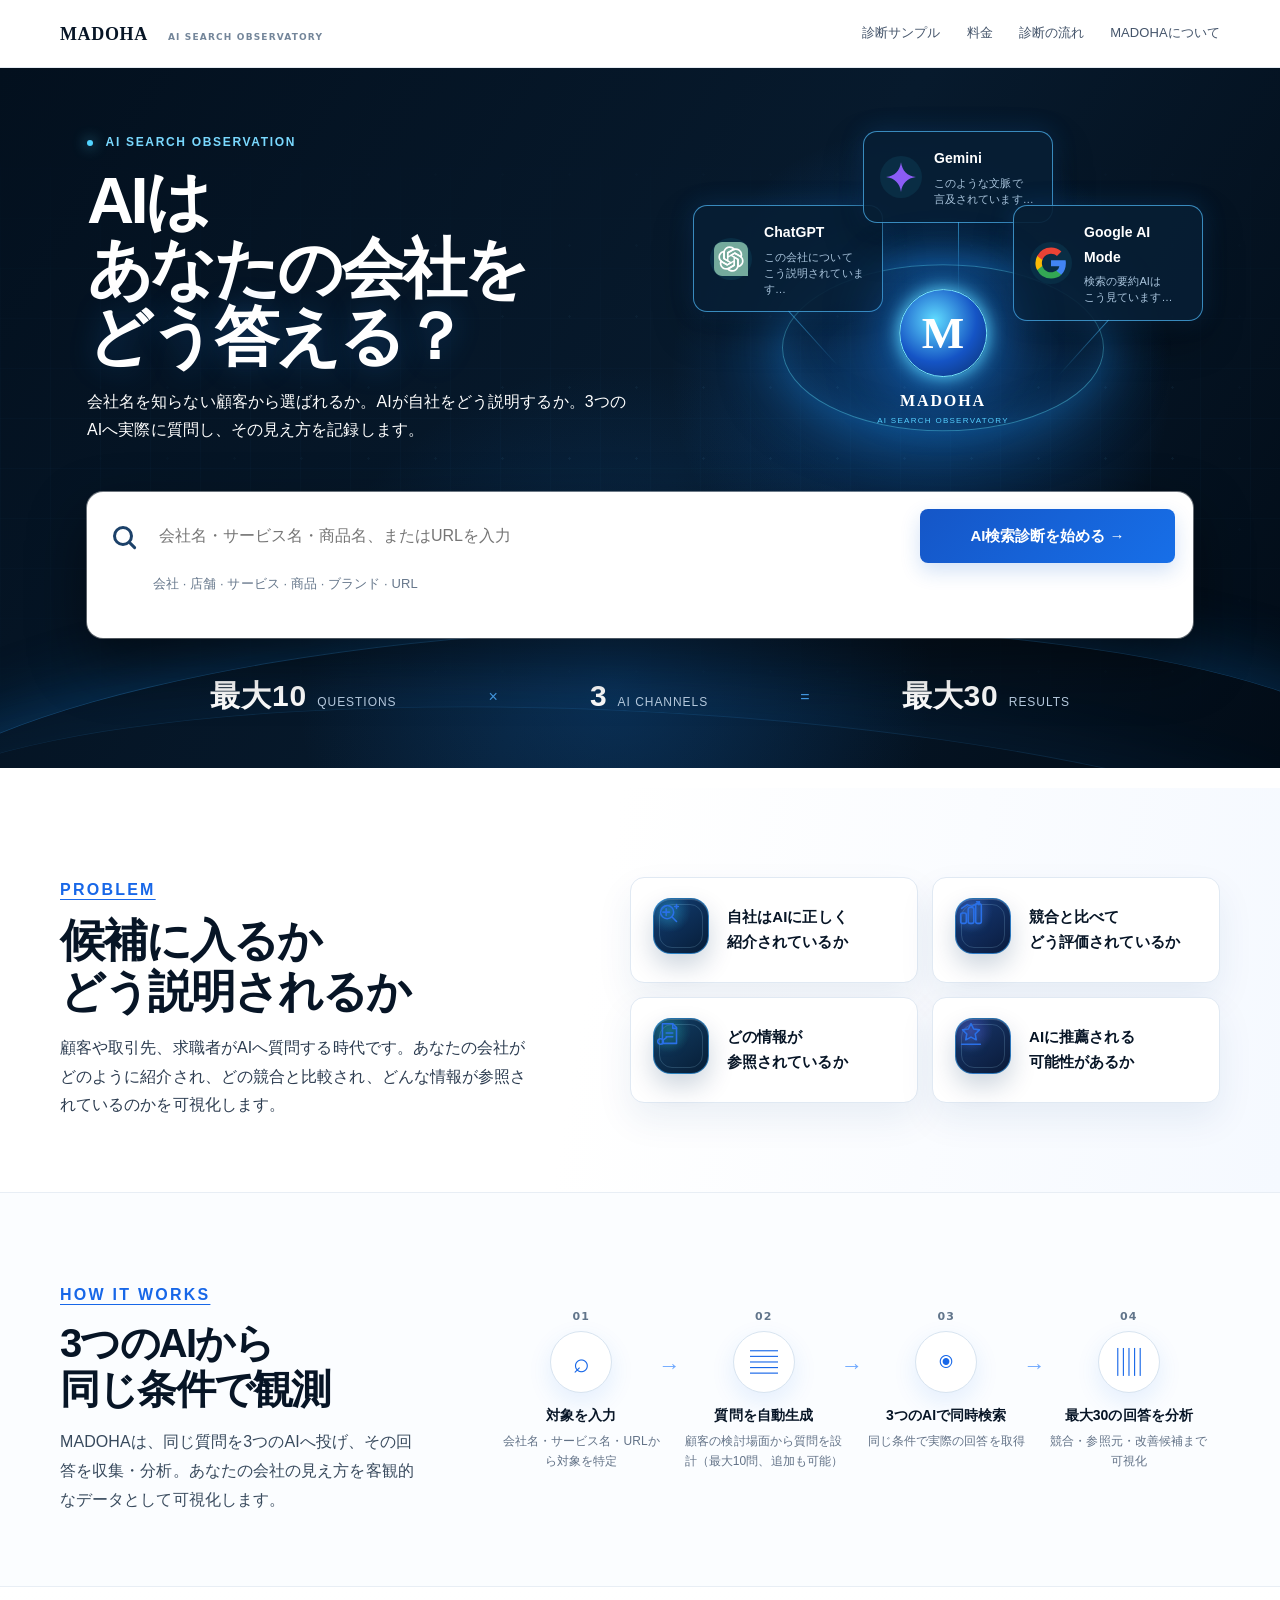
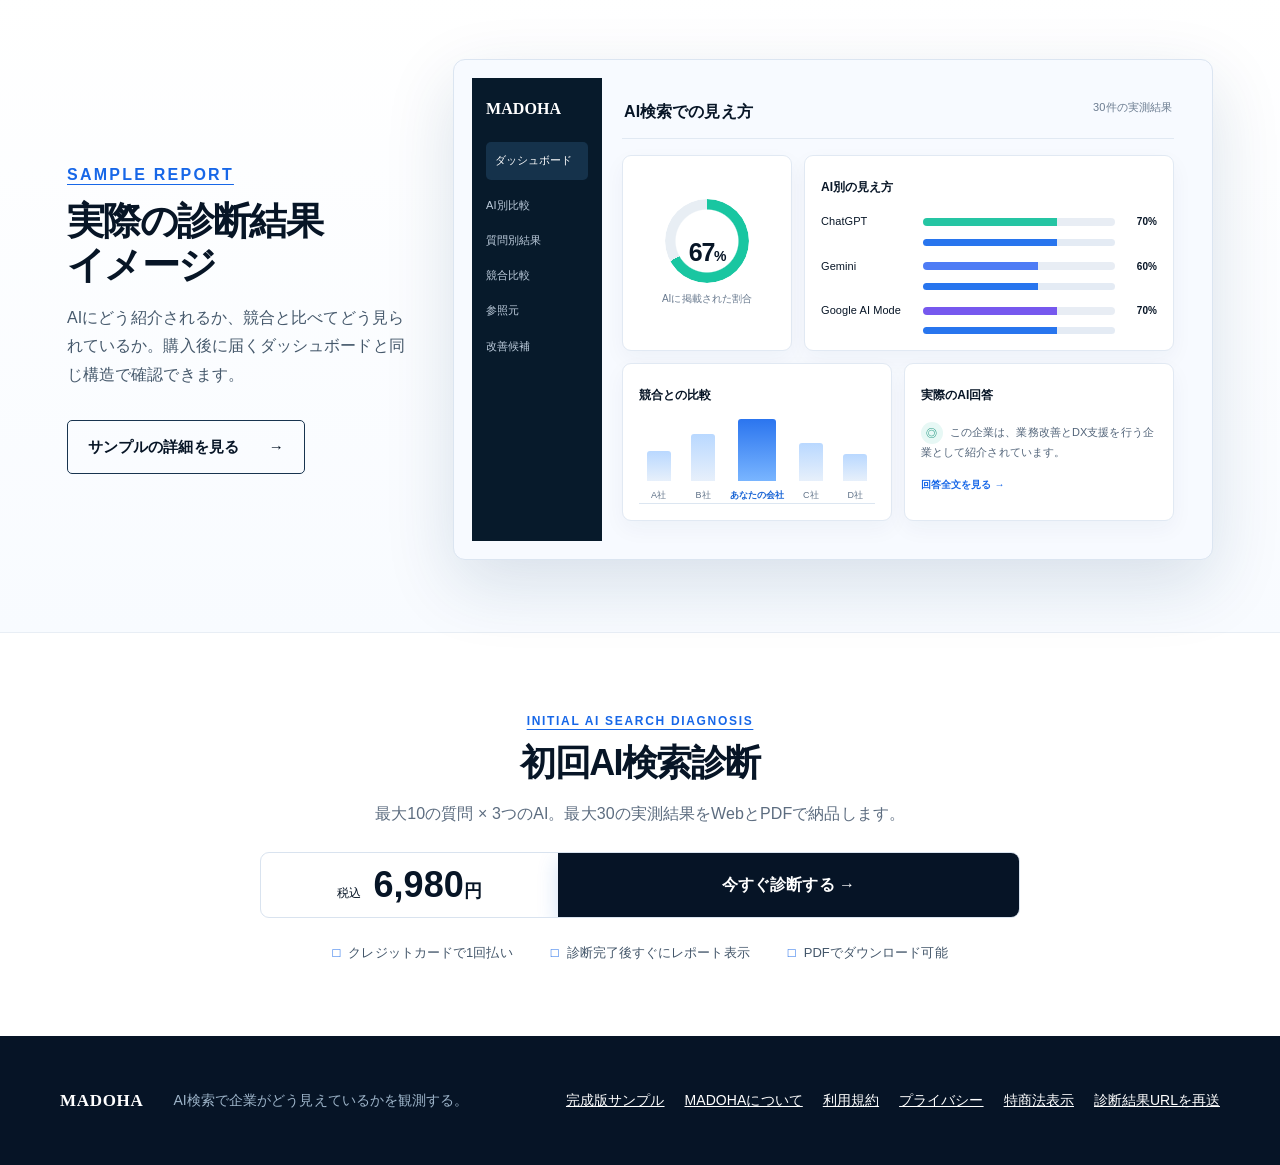
<file: index.html>
<!doctype html>
<html lang="ja" data-sales="true">
<head>
  <meta charset="utf-8">
  <meta name="viewport" content="width=device-width,initial-scale=1,viewport-fit=cover">
  <meta name="description" content="ChatGPT・Gemini・Google AI Modeで、会社・店舗・サービスがどう表示・推薦されるかを最大30件実測するMADOHA AI検索診断。">
  <meta name="theme-color" content="#061426">
  <title>MADOHA | AI検索での見え方を観測する</title>
  <link rel="icon" href="/favicon.svg?v=5" type="image/svg+xml">
  <link rel="alternate icon" href="/favicon.ico?v=4" sizes="any">
  <link rel="apple-touch-icon" href="/apple-touch-icon.png?v=4">
  <link rel="stylesheet" href="sample-kyoudo.css">
  <link rel="stylesheet" href="sales.css?v=25">
  <link rel="stylesheet" href="observatory-ui.css?v=4">
  <link rel="stylesheet" href="top-v3.css?v=4">
  <link rel="stylesheet" href="reference-ui.css?v=1">
  <link rel="stylesheet" href="top-width.css?v=1">
  <link rel="stylesheet" href="brand-v4.css?v=12">
  <link rel="stylesheet" href="result-access.css?v=2">
  <link rel="stylesheet" href="report-document.css?v=2">
  <script type="module" src="sales.js?v=29"></script>
</head>
<body>
<a class="skip-link" href="#identity-search">診断対象の検索へ</a>
<header class="global-header">
  <div class="global-header-inner">
    <a class="brand" href="index.html" aria-label="MADOHAトップ">MADOHA <small>AI SEARCH OBSERVATORY</small></a>
    <nav aria-label="主要ナビゲーション"><a href="sample.html">診断サンプル</a><a href="#price">料金</a><a href="#how-it-works">診断の流れ</a><a href="company.html">MADOHAについて</a></nav>
  </div>
</header>
<main>
  <section id="input-stage" class="top-hero">
    <div class="hero-grid" aria-hidden="true"></div>
    <div class="hero-copy">
      <p class="signal-label"><i></i> AI SEARCH OBSERVATION</p>
      <h1>AIは<br>あなたの会社を<br><em>どう答える？</em></h1>
      <p>会社名を知らない顧客から選ばれるか。AIが自社をどう説明するか。3つのAIへ実際に質問し、その見え方を記録します。</p>
      <span class="visually-hidden">架空企業の完成版サンプルも購入前に確認できます。</span>
    </div>
    <div class="ai-observation-visual" aria-label="3つのAIの回答をMADOHAで観測するイメージ">
      <div class="provider-orbit provider-chatgpt"><span class="provider-mark openai-mark" aria-hidden="true"><img src="chatgpt-logo.svg" alt="" width="40" height="40"></span><p><b>ChatGPT</b><small>この会社について<br>こう説明されています…</small></p></div>
      <div class="provider-orbit provider-gemini"><span class="provider-mark gemini-mark" aria-hidden="true"><svg viewBox="0 0 48 48"><defs><linearGradient id="gemini-gradient" x1="5" y1="43" x2="43" y2="5"><stop stop-color="#4b8bf5"/><stop offset=".5" stop-color="#8b5cf6"/><stop offset="1" stop-color="#ef6ab1"/></linearGradient></defs><path fill="url(#gemini-gradient)" d="M24 3c1.7 12.2 8.8 19.3 21 21-12.2 1.7-19.3 8.8-21 21-1.7-12.2-8.8-19.3-21-21C15.2 22.3 22.3 15.2 24 3Z"/></svg></span><p><b>Gemini</b><small>このような文脈で<br>言及されています…</small></p></div>
      <div class="provider-orbit provider-google"><span class="provider-mark google-mark" aria-hidden="true"><svg viewBox="0 0 48 48"><path fill="#4285f4" d="M45 24.5c0-1.5-.1-3-.4-4.5H24v8.5h11.8a10 10 0 0 1-4.4 6.6v5.5h7.1C42.7 36.8 45 31.1 45 24.5Z"/><path fill="#34a853" d="M24 46c5.9 0 10.9-1.9 14.5-5.4l-7.1-5.5c-2 1.3-4.5 2.1-7.4 2.1-5.7 0-10.5-3.8-12.2-9H4.5v5.7A22 22 0 0 0 24 46Z"/><path fill="#fbbc05" d="M11.8 28.2A13.2 13.2 0 0 1 11.1 24c0-1.5.3-2.9.7-4.2v-5.7H4.5A22 22 0 0 0 2 24c0 3.6.9 7 2.5 9.9l7.3-5.7Z"/><path fill="#ea4335" d="M24 10.8c3.2 0 6.1 1.1 8.4 3.3l6.3-6.3A21.2 21.2 0 0 0 24 2 22 22 0 0 0 4.5 14.1l7.3 5.7c1.7-5.2 6.5-9 12.2-9Z"/></svg></span><p><b>Google AI Mode</b><small>検索の要約AIは<br>こう見ています…</small></p></div>
      <div class="observation-core"><span>M</span><b>MADOHA</b><small>AI SEARCH OBSERVATORY</small></div>
    </div>
    <div id="identity-search" class="identity-observer">
      <header><span>IDENTITY RESOLUTION</span><span class="observer-state"><i></i> READY</span></header>
      <form id="site-form" novalidate autocomplete="off">
        <label for="target-input">診断する対象</label>
        <div class="observer-input"><span aria-hidden="true" class="search-mark"></span><input id="target-input" type="text" required maxlength="300" autocomplete="off" autocapitalize="none" spellcheck="false" placeholder="会社名・サービス名・商品名、またはURLを入力"><button id="inspect-target" type="submit">AI検索診断を始める <b aria-hidden="true">→</b></button></div>
        <p class="input-types">会社 · 店舗 · サービス · 商品 · ブランド · URL</p>
        <p id="identity-status" class="identity-status" role="status" aria-live="polite"></p>
      </form>
    </div>
    <div id="identity-modal" class="identity-modal" hidden>
      <div class="identity-modal-card" role="dialog" aria-modal="true" aria-label="診断対象の確認">
        <button id="close-identity-modal" class="identity-modal-close" type="button" aria-label="閉じる">×</button>
        <section id="candidate-stage" class="identity-result" hidden><p class="panel-label">対象候補</p><h2>診断する対象を選んでください</h2><p id="candidate-message" class="candidate-message"></p><div id="identity-candidates"></div></section>
        <form id="entity-form" class="identity-result identity-confirm" hidden novalidate autocomplete="off">
          <p class="panel-label">対象の確認</p><h2 id="identity-confirm-title" tabindex="-1">この対象で合っていますか？</h2><div id="identity-summary"></div>
          <input name="name" type="hidden"><input name="entity_type" type="hidden"><input name="identity_type" type="hidden"><input name="identity_id" type="hidden"><input name="operator_name" type="hidden"><input name="region" type="hidden">
          <div class="identity-details"><label class="identity-official-url">公式サイト（分かる場合のみ）<input name="official_url" type="url" placeholder="https://..." autocomplete="off" autocapitalize="none" spellcheck="false"></label><label>業種・事業内容<small class="field-help">診断する業種や質問の方向性を決めるために使用します</small><input name="industry" required maxlength="120"></label><section class="region-setting" aria-labelledby="region-setting-title"><div class="region-setting-head"><div><h3 id="region-setting-title">地域を指定して診断する</h3><p>顧客がサービスを探す地域を指定する場合にONにしてください</p></div><label class="region-toggle"><input id="region-enabled" type="checkbox" role="switch" aria-controls="region-condition-panel"><span aria-hidden="true"></span><b>OFF</b></label></div><div id="region-condition-panel" hidden><label class="region-input">診断する地域等<input id="diagnosis-region" type="text" maxlength="100" autocomplete="off" placeholder="例：東京都"></label><p class="region-help">ここに入力した地域等は、診断する質問文に自動で入ります。<br>質問文は診断前に確認・変更できます。</p><p class="region-examples"><span>入力例</span>オンライン<br>東京都<br>港区・世田谷区・千代田区</p></div></section><label>主なサービス・商品（1行に1つ）<small class="field-help">診断するテーマの候補として使用します</small><textarea name="main_services" required rows="4"></textarea></label><label>利用者の相談場面・よくある質問<small class="field-help">入力した内容はAIへの質問候補を作るために使用します</small><textarea name="faq" rows="3"></textarea></label></div>
          <div class="identity-actions"><button id="confirm-identity" type="submit">診断する質問を作成</button><button id="retry-identity" class="secondary-button" type="button">別の対象を探す</button></div><p id="identity-confirm-status" class="identity-status" role="status" aria-live="polite"></p>
        </form>
      </div>
    </div>
    <div class="measurement-strip" aria-label="診断の構成"><span><b>最大10</b> QUESTIONS</span><i>×</i><span><b>3</b> AI CHANNELS</span><i>=</i><span><b>最大30</b> RESULTS</span></div>
  </section>
  <section id="questions-stage" class="product-stage question-review" hidden>
    <p class="eyebrow">YOUR RESEARCH PLAN</p>
    <h1 id="questions-title">MADOHAが設計した質問を確認</h1>
    <p class="question-stage-lead" id="questions-lead">実際にAIへ送る質問です<br>変更したい質問は「編集」から調整できます</p>
    <div id="input-warnings" class="input-warnings" role="status" hidden></div>
    <ol id="question-list"></ol>
    <div class="question-add" id="question-add" hidden><button id="add-question-open" type="button">＋ 質問を追加する</button><div id="add-question-form" hidden><label for="add-question-text">追加する質問</label><textarea id="add-question-text" rows="3" maxlength="2000" placeholder="例：○○市でおすすめの△△は？"></textarea><div class="question-add-actions"><button id="add-question-commit" type="button">追加する</button><button id="add-question-cancel" type="button" class="secondary-button">やめる</button></div><p id="add-question-status" role="status"></p></div><p id="add-question-note" class="question-add-note"></p></div>
    <div class="question-final-action">
      <button id="save-questions" type="button">この質問を確定する</button>
      <p id="question-warnings" role="alert"></p>
      <button id="accept-warnings" type="button" hidden>注意点を確認して、このまま使用</button>
    </div>
  </section>
  <section id="checkout-stage" class="product-stage upgrade-value purchase-confirmation" hidden>
    <p class="eyebrow">INITIAL DIAGNOSIS</p>
    <h1 id="checkout-title" tabindex="-1">初回AI検索診断</h1>
    <p class="checkout-summary">確定した<span id="checkout-question-count">質問</span>を<br class="checkout-mobile-break">ChatGPT・Gemini・Google AI Modeで実際に調査し、<br>合計<span id="checkout-result-count">質問数×3</span>回答をWebとPDFにまとめます。</p>
    <p class="checkout-price">6,980円<span>（税込）</span></p>
    <div id="checkout-controls">
      <div id="cf-turnstile"></div>
      <button id="checkout" type="button" disabled>6,980円で診断を開始</button>
      <p class="checkout-payment-note">カード情報はStripeの決済画面で入力します。会員登録・月額課金はありません。</p>
    </div>
    <div id="admin-run" class="admin-run" hidden>
      <button id="admin-toggle" type="button" class="admin-toggle">管理者</button>
      <div id="admin-panel" hidden>
        <p class="admin-lead">管理者専用：決済を通さずに診断を実行します。</p>
        <label>管理者パスワード<input id="admin-token" type="text" class="secret-field" autocomplete="off" autocapitalize="none" spellcheck="false" data-lpignore="true" data-1p-ignore data-form-type="other" name="admin-access-code" maxlength="256"></label>
        <fieldset><legend>測定の種類</legend>
          <label><input type="radio" name="admin-mode" value="mock" checked> 模擬（無料・ダミー回答／営業資料には使えません）</label>
          <label><input type="radio" name="admin-mode" value="live"> 実測（実際のAIを呼び出します・API費用が発生）</label>
        </fieldset>
        <label id="admin-cost-row" hidden><input id="admin-cost" type="checkbox"> API費用が発生することを確認しました</label>
        <button id="admin-start" type="button">決済なしで診断を実行</button>
        <p id="admin-status" role="status"></p>
      </div>
    </div>
    <div id="sales-paused" class="sales-paused" role="status" hidden><strong>現在、診断の受付準備中です</strong><span>診断する質問は保存されています。受付開始後にこの続きから進められます。</span></div>
    <div class="diagnosis-notes">
      <h2>診断について</h2>
      <ul>
        <li>診断結果は実施時点のAI検索結果であり、回答内容や掲載状況は後から変化する場合があります</li>
        <li>ChatGPT・Gemini・Google AI Modeに対応する検索機能・API等で測定し、一般向け画面を完全に再現するものではありません</li>
        <li>掲載・推薦・順位や、改善による効果を保証するものではありません</li>
        <li>診断開始後の質問は測定条件として固定されます</li>
      </ul>
      <p class="diagnosis-delivery-note">診断完了後、購入時のメールアドレスへ結果URLをお送りします。画面を閉じても診断は継続します。</p>
      <p class="diagnosis-support-note">メールが確認できない場合は「<button type="button" data-open-result-resend>診断結果URLを再送</button>」をご利用ください。それでも確認できない場合は <a href="mailto:info@madoha.jp">info@madoha.jp</a> へお問い合わせください。</p>
    </div>
  </section>
  <section id="progress-stage" class="product-stage" hidden aria-live="polite"><p class="eyebrow">RESEARCH PROGRESS</p><h1 id="progress-label"></h1><p id="progress-count"></p><div id="diagnosis-running-note" class="diagnosis-running-note" hidden><strong>この画面を閉じても診断は継続します</strong><span>診断完了後、購入時のメールアドレスへ結果を見るためのURLをお送りします。</span></div></section><p id="sales-error" role="alert"></p>
  <section id="what-we-measure" class="story-section measure-story"><div class="measure-copy"><p class="section-kicker">PROBLEM</p><h2>候補に入るか<br>どう説明されるか</h2><p>顧客や取引先、求職者がAIへ質問する時代です。あなたの会社がどのように紹介され、どの競合と比較され、どんな情報が参照されているのかを可視化します。</p></div><div class="fact-list"><p><span class="fact-icon" aria-hidden="true"><svg viewBox="0 0 32 32"><circle cx="14" cy="14" r="7"/><path d="m19 19 5 5"/><path d="M13 10.5v7M9.5 14h7"/><path d="M24 6v4M22 8h4"/></svg></span><b>自社はAIに正しく<br>紹介されているか</b></p><p><span class="fact-icon" aria-hidden="true"><svg viewBox="0 0 32 32"><rect x="5" y="15" width="6" height="11" rx="2"/><rect x="13" y="9" width="6" height="17" rx="2"/><rect x="21" y="5" width="6" height="21" rx="2"/><path d="m6 10 6-4 5 2 8-5"/><path d="m22 3 3 .2-.6 3"/></svg></span><b>競合と比べて<br>どう評価されているか</b></p><p><span class="fact-icon" aria-hidden="true"><svg viewBox="0 0 32 32"><path d="M9 5h11l4 4v17H9z"/><path d="M20 5v5h4M13 15h7M13 19h7"/><circle cx="7" cy="24" r="3"/><path d="m9.5 22.5 4-3"/></svg></span><b>どの情報が<br>参照されているか</b></p><p><span class="fact-icon" aria-hidden="true"><svg viewBox="0 0 32 32"><path d="m16 5 2.8 5.7 6.2.9-4.5 4.4 1.1 6.2-5.6-2.9-5.6 2.9 1.1-6.2-4.5-4.4 6.2-.9z"/><path d="M6 27h20"/></svg></span><b>AIに推薦される<br>可能性があるか</b></p></div></section>
  <section id="how-it-works" class="story-section workflow-story"><div class="workflow-copy"><p class="section-kicker">HOW IT WORKS</p><h2><span>3つのAIから</span><span>同じ条件で観測</span></h2><p>MADOHAは、同じ質問を3つのAIへ投げ、その回答を収集・分析。あなたの会社の見え方を客観的なデータとして可視化します。</p></div><ol class="workflow-steps"><li><i>01</i><span class="step-symbol">⌕</span><b>対象を入力</b><small>会社名・サービス名・URLから対象を特定</small></li><li><i>02</i><span class="step-symbol">▤</span><b>質問を自動生成</b><small>顧客の検討場面から質問を設計（最大10問、追加も可能）</small></li><li><i>03</i><span class="step-symbol">◉</span><b>3つのAIで同時検索</b><small>同じ条件で実際の回答を取得</small></li><li><i>04</i><span class="step-symbol">▥</span><b>最大30の回答を分析</b><small>競合・参照元・改善候補まで可視化</small></li></ol></section>
  <section class="story-section sample-story"><div class="sample-proof"><p class="section-kicker">SAMPLE REPORT</p><h2><span>実際の診断結果</span><span>イメージ</span></h2><p>AIにどう紹介されるか、競合と比べてどう見られているか。購入後に届くダッシュボードと同じ構造で確認できます。</p><a href="sample.html">サンプルの詳細を見る <span>→</span></a></div><div class="sample-dashboard-preview" aria-label="診断結果ダッシュボードのプレビュー"><aside><b>MADOHA</b><span>ダッシュボード</span><span>AI別比較</span><span>質問別結果</span><span>競合比較</span><span>参照元</span><span>改善候補</span></aside><div class="preview-main"><header><b>AI検索での見え方</b><small>30件の実測結果</small></header><div class="preview-analytics"><div class="preview-donut" style="--rate:67"><strong>67<small>%</small></strong><span>AIに掲載された割合</span></div><div class="preview-channel-card"><b>AI別の見え方</b><div class="preview-channels"><i class="chatgpt" style="--v:70%"><span>ChatGPT</span><b>70%</b></i><i class="gemini" style="--v:60%"><span>Gemini</span><b>60%</b></i><i class="google" style="--v:70%"><span>Google AI Mode</span><b>70%</b></i></div></div></div><div class="preview-bottom"><div class="preview-competitors"><b>競合との比較</b><div><i style="--h:35%">A社</i><i style="--h:55%">B社</i><i class="target" style="--h:82%">あなたの会社</i><i style="--h:45%">C社</i><i style="--h:32%">D社</i></div></div><div class="preview-answer"><b>実際のAI回答</b><p><span class="mini-ai">◎</span>この企業は、業務改善とDX支援を行う企業として紹介されています。</p><a href="sample.html">回答全文を見る →</a></div></div></div></div></section>
  <section id="price" class="purchase-story"><p class="section-kicker">INITIAL AI SEARCH DIAGNOSIS</p><h2>初回AI検索診断</h2><p>最大10の質問 × 3つのAI。最大30の実測結果をWebとPDFで納品します。</p><div><span><small>税込</small><strong>6,980<em>円</em></strong></span><a href="index.html">今すぐ診断する →</a></div><ul><li>クレジットカードで1回払い</li><li>診断完了後すぐにレポート表示</li><li>PDFでダウンロード可能</li></ul></section>
</main>
<div id="report"></div>
<section id="result-access-note" class="result-access-note" hidden><strong>この診断結果は後から再閲覧できます</strong><span>購入時のメールに届いた専用URLから、いつでも結果を確認できます。PDFダウンロードもご利用いただけます。</span><small>本結果は記載された測定日時・条件で確認したAI検索結果です。回答や掲載状況は変化する場合があり、参照情報や他社の掲載状況は掲載順位やその要因を示すものではありません。</small></section>
<section id="monitoring-stage" class="product-stage upgrade-value" hidden><p class="eyebrow">NEXT STEP</p><h2>変化を継続して確認したい方へ</h2><p>今回確定した質問を基準に、AI検索上の変化を月次で比較できるモニタリング機能を準備しています。</p><button id="monitoring-interest" type="button">月次モニタリングに興味がある</button></section>
<footer><div class="global-footer-inner"><a class="brand" href="index.html">MADOHA</a><p>AI検索で企業がどう見えているかを観測する。</p><nav><a href="sample.html">完成版サンプル</a><a href="company.html">MADOHAについて</a><a href="legal.html#terms">利用規約</a><a href="legal.html#privacy">プライバシー</a><a href="legal.html#commerce">特商法表示</a><button id="open-result-resend" type="button" data-open-result-resend>診断結果URLを再送</button></nav></div></footer>
<dialog id="result-resend-dialog" class="result-resend-dialog" aria-labelledby="result-resend-title">
  <button id="close-result-resend" class="dialog-close" type="button" aria-label="閉じる">×</button>
  <p class="eyebrow">RESULT ACCESS</p>
  <h2 id="result-resend-title">診断結果URLを再送</h2>
  <p>購入時のメールアドレスを入力してください。</p>
  <form id="result-resend-form" novalidate>
    <label for="result-resend-email">メールアドレス</label>
    <input id="result-resend-email" name="email" type="email" autocomplete="email" inputmode="email" required maxlength="320">
    <button type="submit">結果URLを再送</button>
  </form>
  <p id="result-resend-status" role="status" aria-live="polite"></p>
</dialog>
</body></html>
</file>
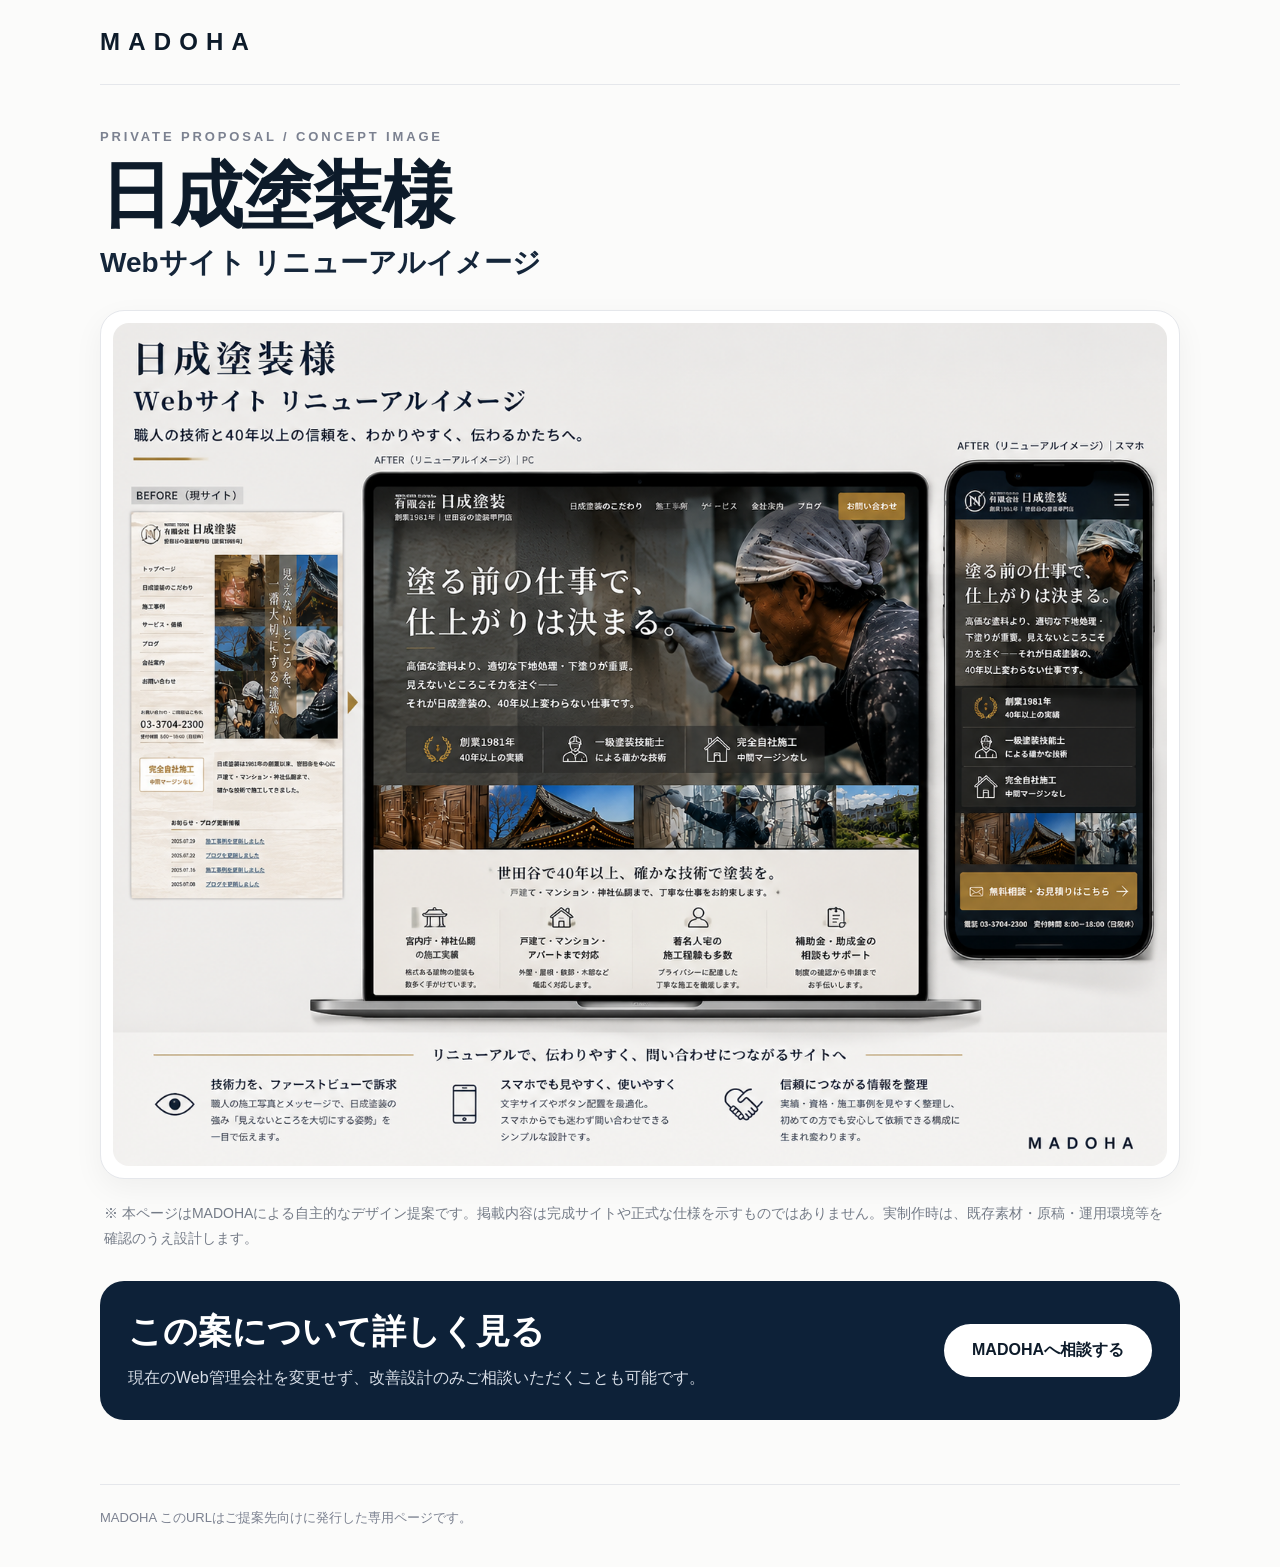
<file: p/test01/index.html>
<!doctype html>
<html lang="ja">
<head>
<meta charset="utf-8">
<meta name="viewport" content="width=device-width,initial-scale=1">
<title>日成塗装様 Webサイト リニューアルイメージ | MADOHA</title>
<style>
:root{--ink:#0d1b2a;--muted:#6b7280;--line:#e5e7eb;--navy:#0d2138;--bg:#fbfbfa}
*{box-sizing:border-box}
body{margin:0;background:var(--bg);color:var(--ink);font-family:-apple-system,BlinkMacSystemFont,"Hiragino Kaku Gothic ProN","Yu Gothic",Meiryo,sans-serif}
main{max-width:1120px;margin:0 auto;padding:28px 20px 40px}
.brand{font-size:24px;font-weight:800;letter-spacing:.34em;margin-bottom:28px}
.rule{height:1px;background:var(--line);margin-bottom:44px}
.eyebrow{font-size:13px;letter-spacing:.22em;color:#7b8190;font-weight:700;margin-bottom:14px}
h1{font-size:clamp(42px,8vw,72px);line-height:1.05;margin:0 0 10px;font-weight:800;letter-spacing:-.02em}
.subtitle{font-size:clamp(18px,3.4vw,28px);font-weight:700;margin:0 0 28px;color:#15263a}
.proposal{background:#fff;border:1px solid var(--line);border-radius:24px;padding:12px;box-shadow:0 10px 30px rgba(0,0,0,.05)}
.proposal img{display:block;width:100%;height:auto;border-radius:16px}
.note{font-size:14px;line-height:1.8;color:#747b87;margin:22px 4px 30px}
.cta{background:var(--navy);color:#fff;border-radius:24px;padding:28px;display:flex;gap:20px;align-items:center;justify-content:space-between;flex-wrap:wrap}
.cta h2{font-size:clamp(24px,4vw,34px);margin:0 0 10px;line-height:1.3}
.cta p{margin:0;color:#d8dee7;font-size:16px;line-height:1.8}
.cta a{display:inline-flex;align-items:center;justify-content:center;padding:16px 28px;background:#fff;color:var(--ink);border-radius:999px;text-decoration:none;font-weight:800;white-space:nowrap}
footer{border-top:1px solid var(--line);margin-top:64px;padding-top:24px;color:#7b8190;font-size:13px}
@media(max-width:640px){main{padding:20px 18px 34px}.brand{font-size:20px;margin-bottom:22px}.rule{margin-bottom:34px}.eyebrow{font-size:11px;margin-bottom:10px}h1{font-size:46px}.subtitle{font-size:20px;margin-bottom:20px}.proposal{padding:8px;border-radius:18px}.proposal img{border-radius:12px}.note{font-size:13px;margin-top:18px}.cta{padding:24px 20px;border-radius:20px}.cta h2{font-size:26px}.cta p{font-size:14px}.cta a{width:100%;padding:15px 20px}}
</style>
</head>
<body>
<main>
  <div class="brand">MADOHA</div>
  <div class="rule"></div>

  <div class="eyebrow">PRIVATE PROPOSAL / CONCEPT IMAGE</div>
  <h1>日成塗装様</h1>
  <p class="subtitle">Webサイト リニューアルイメージ</p>

  <section class="proposal">
    <img src="./assets/nissei-proposal.png" alt="日成塗装様 Webサイト リニューアルイメージ">
  </section>

  <p class="note">※ 本ページはMADOHAによる自主的なデザイン提案です。掲載内容は完成サイトや正式な仕様を示すものではありません。実制作時は、既存素材・原稿・運用環境等を確認のうえ設計します。</p>

  <section class="cta">
    <div>
      <h2>この案について詳しく見る</h2>
      <p>現在のWeb管理会社を変更せず、改善設計のみご相談いただくことも可能です。</p>
    </div>
    <a href="mailto:contact@madoha.jp?subject=%E6%97%A5%E6%88%90%E5%A1%97%E8%A3%85%E6%A7%98%20Web%E3%82%B5%E3%82%A4%E3%83%88%E6%94%B9%E5%96%84%E6%A1%88%E3%81%AB%E3%81%A4%E3%81%84%E3%81%A6">MADOHAへ相談する</a>
  </section>

  <footer>MADOHA このURLはご提案先向けに発行した専用ページです。</footer>
</main>
<script>
fetch("https://madoha-tracker.yosuke7592.workers.dev/track", {
  method: "POST",
  headers: {
    "Content-Type": "application/json"
  },
  body: JSON.stringify({
    company_id: "test01"
  })
}).catch(() => {});
</script>  
</body>
</html>
</file>
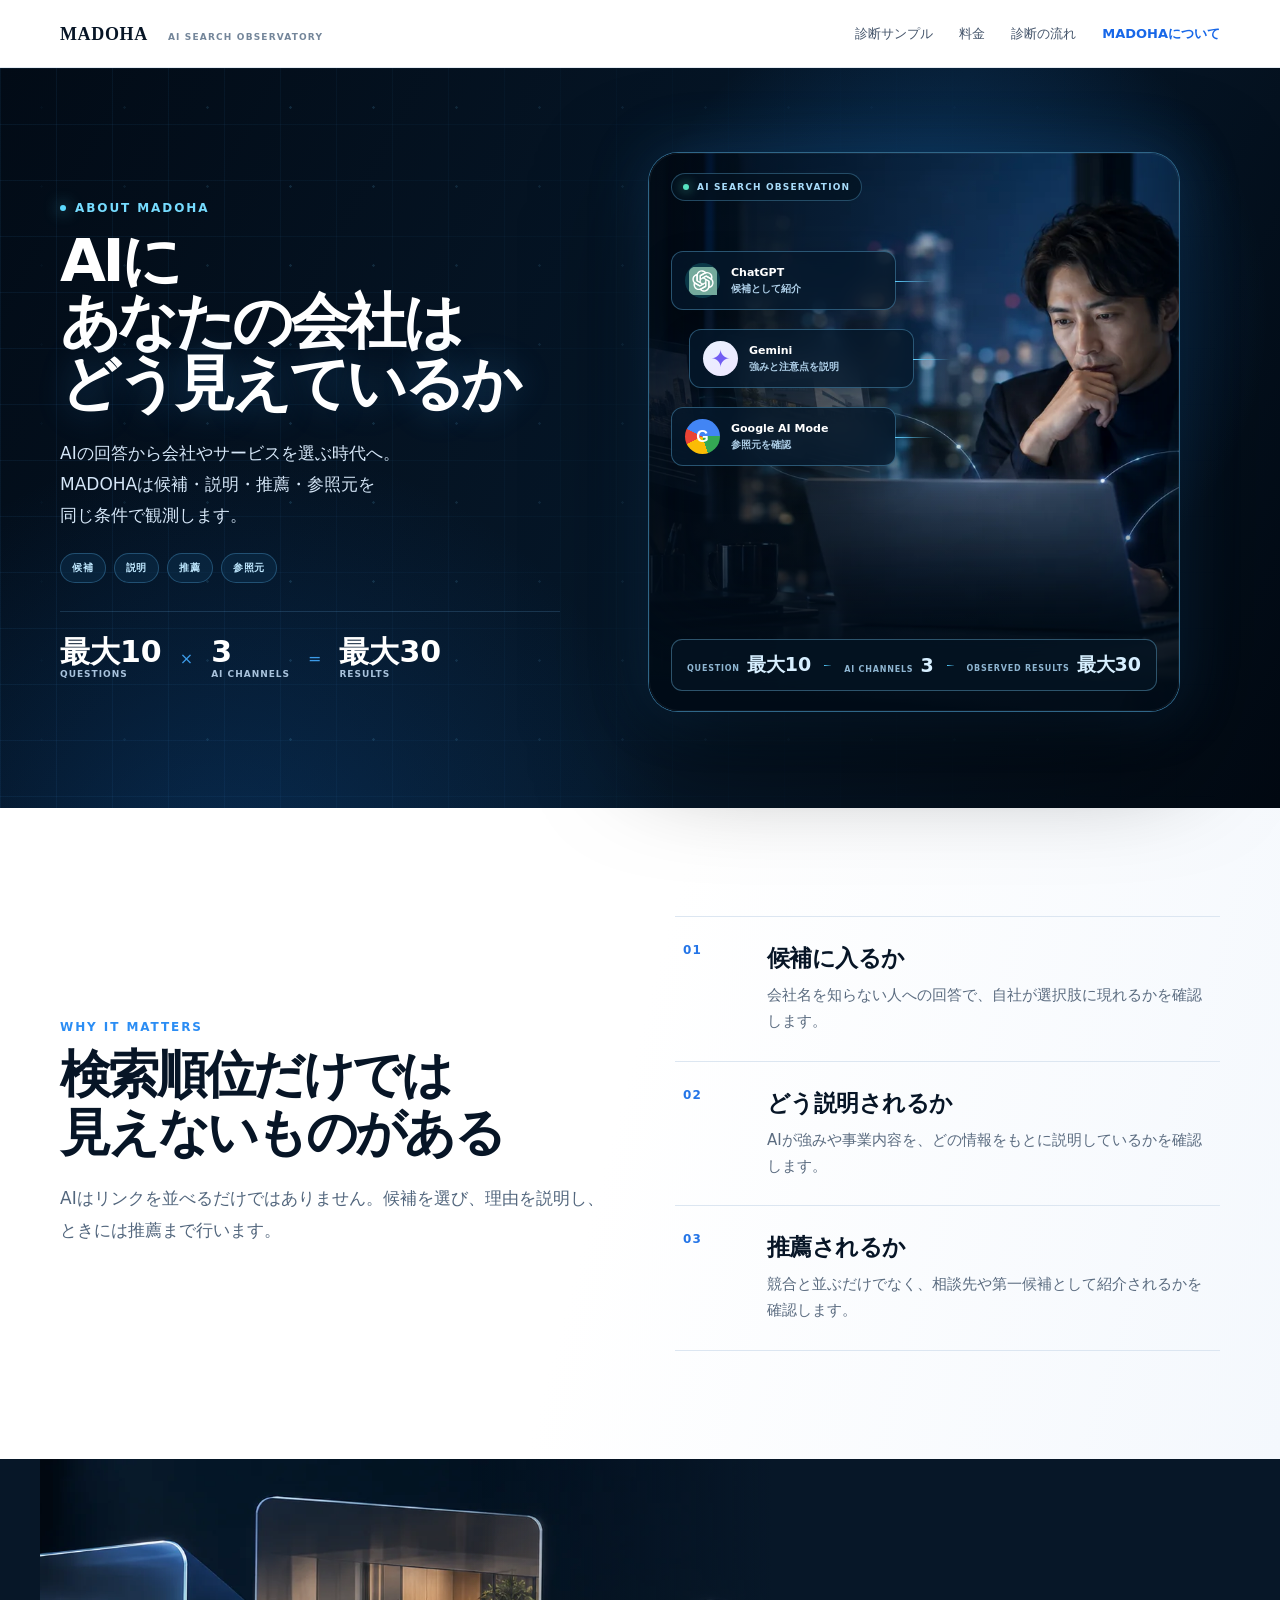
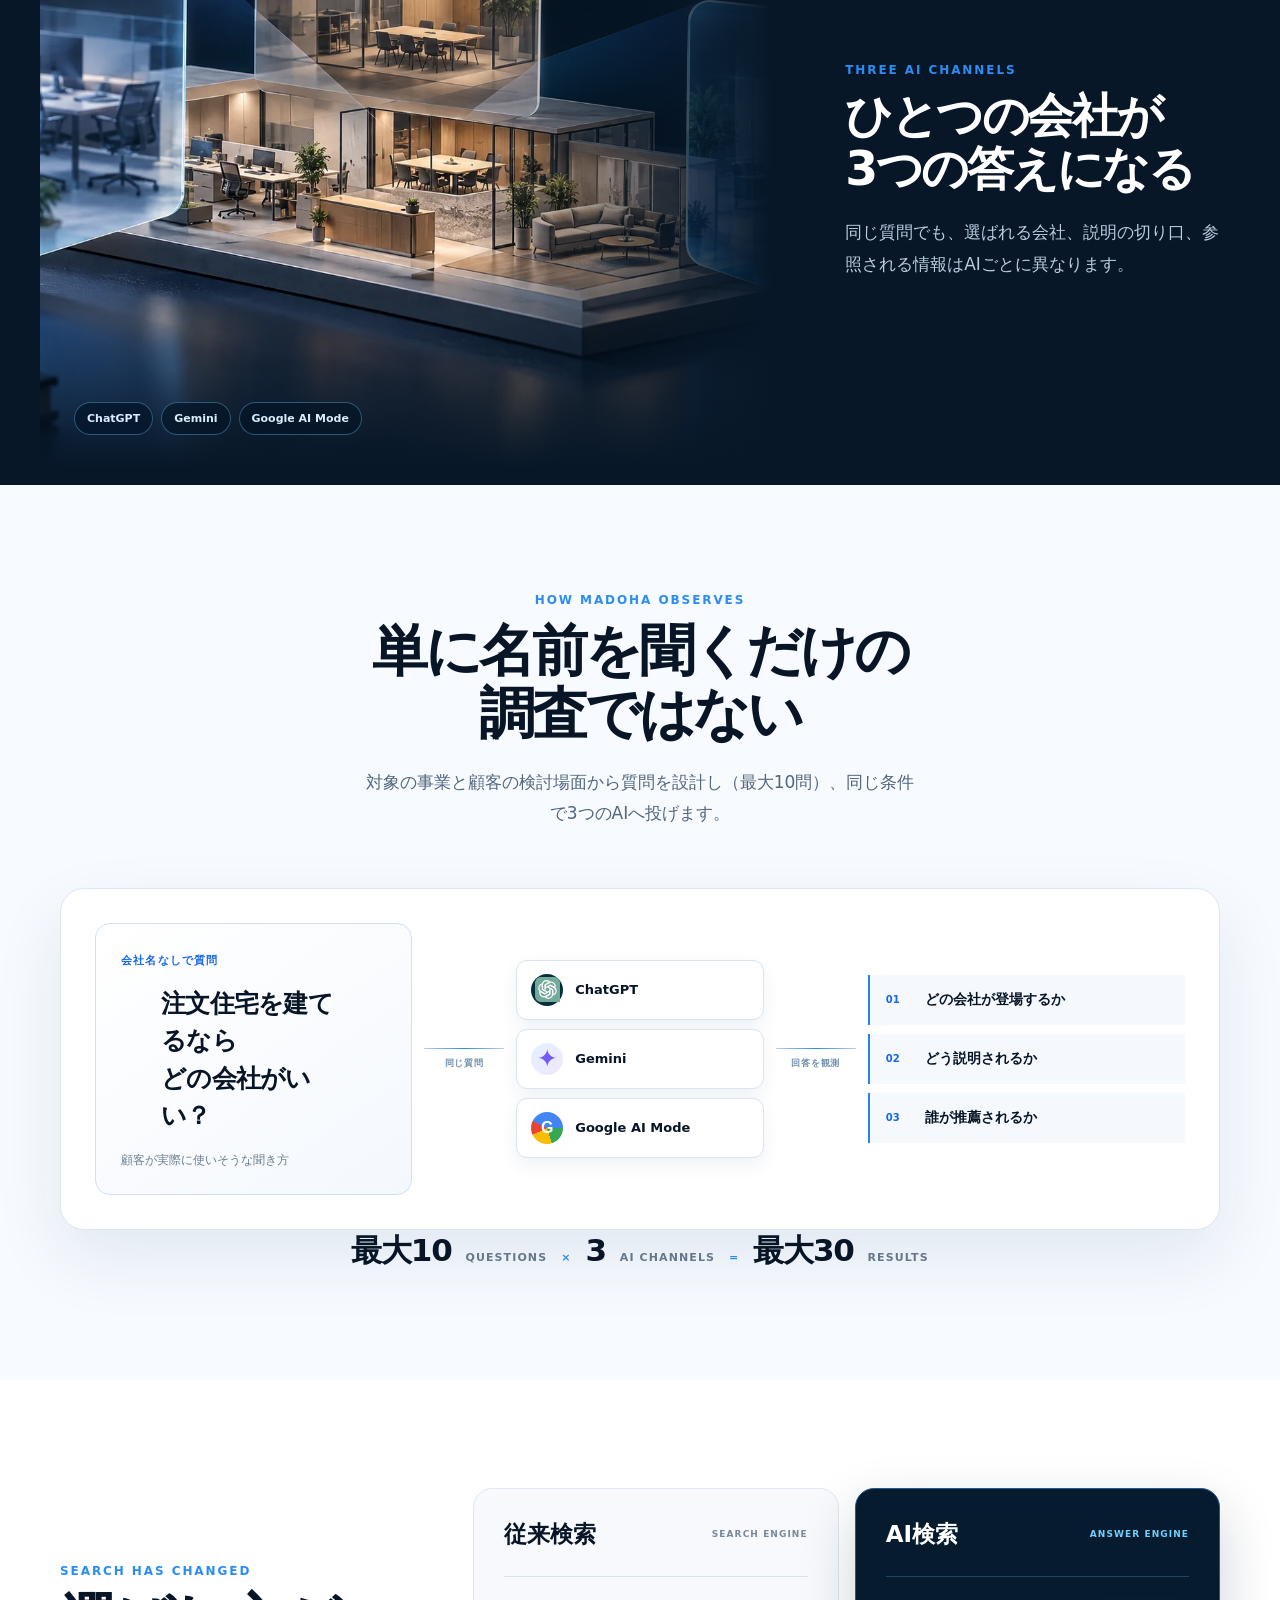
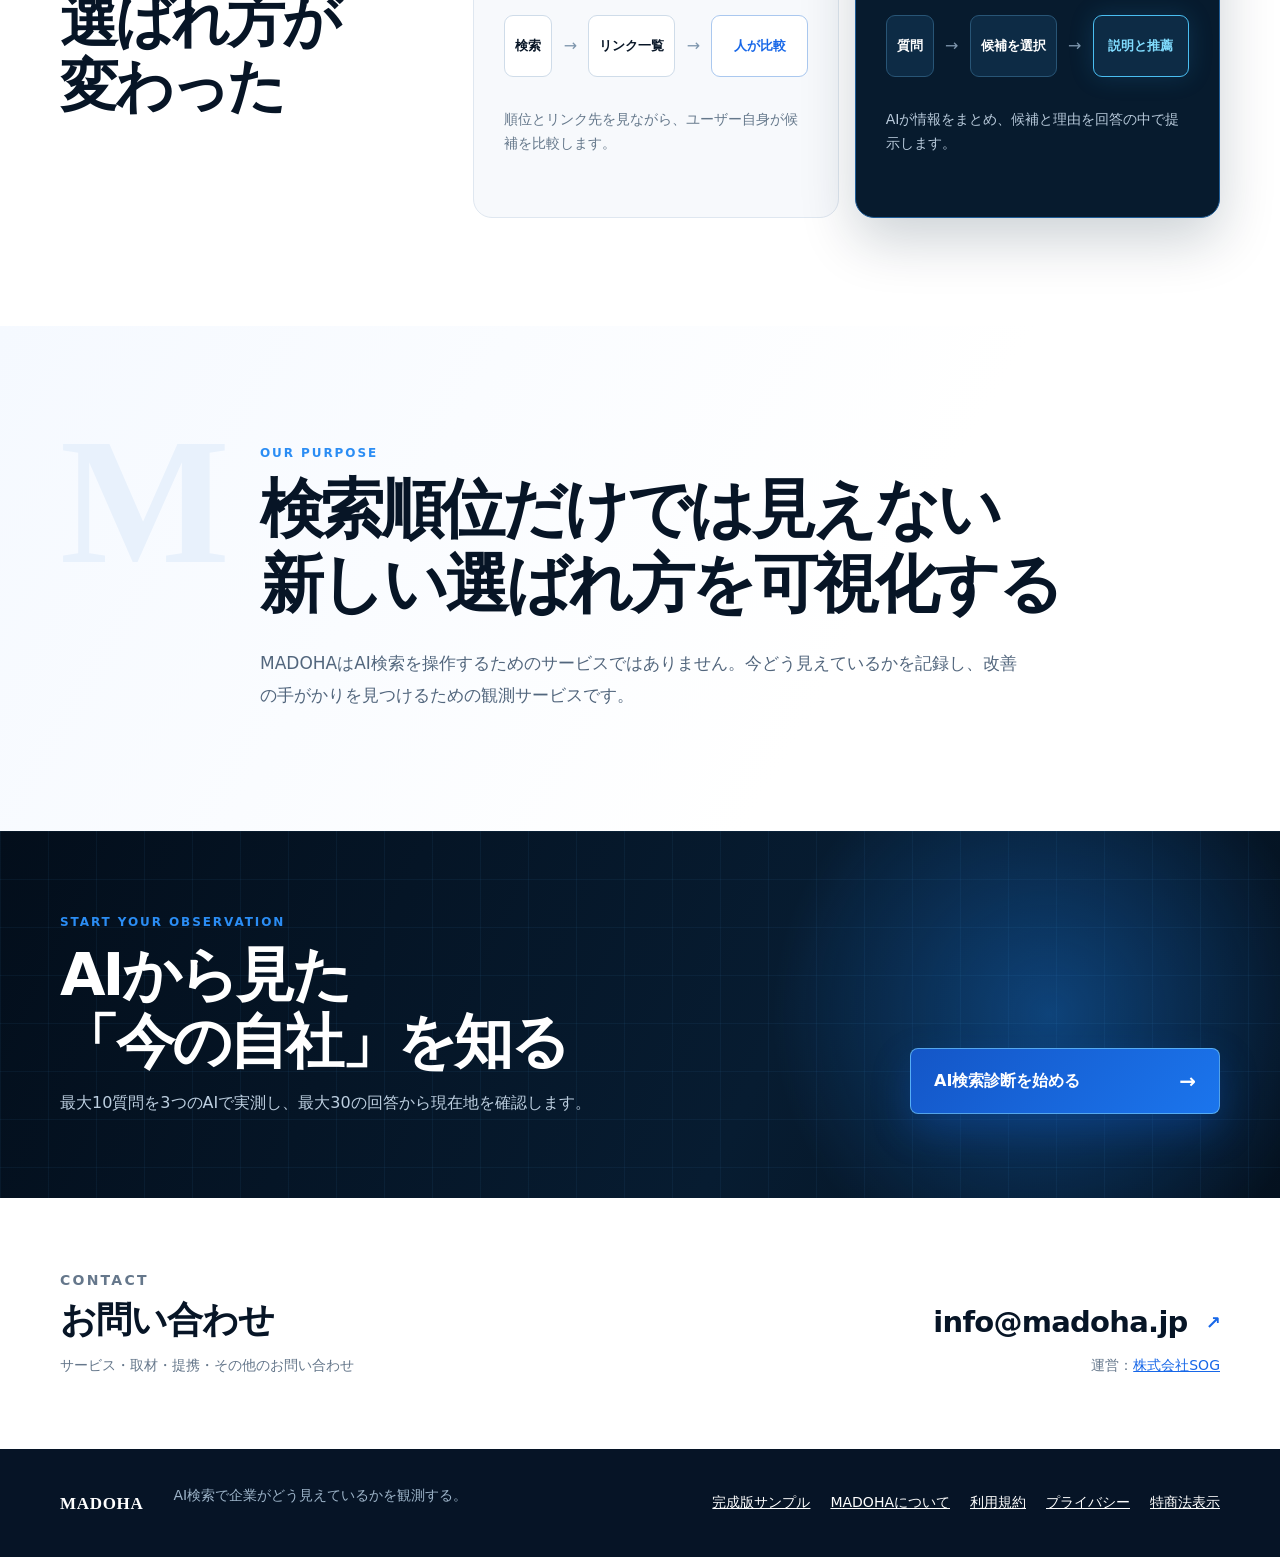
<file: company.html>
<!doctype html>
<html lang="ja">
<head>
  <meta charset="utf-8">
  <meta name="viewport" content="width=device-width,initial-scale=1,viewport-fit=cover">
  <meta name="description" content="MADOHAは、ChatGPT・Gemini・Google AI Modeで企業・店舗・サービスの見え方を観測し、AI検索での新しい選ばれ方を可視化するサービスです。">
  <meta name="theme-color" content="#061426">
  <title>MADOHAについて | AI検索での見え方を観測する</title>
  <link rel="icon" href="/favicon.svg?v=5" type="image/svg+xml">
  <link rel="alternate icon" href="/favicon.ico?v=4" sizes="any">
  <link rel="apple-touch-icon" href="/apple-touch-icon.png?v=4">
  <link rel="stylesheet" href="top-v3.css?v=4">
  <link rel="stylesheet" href="top-width.css?v=1">
  <link rel="stylesheet" href="brand-v4.css?v=11">
  <link rel="stylesheet" href="about-v2.css?v=1">
</head>
<body class="about-observatory">
<header class="global-header">
  <div class="global-header-inner">
    <a class="brand" href="index.html" aria-label="MADOHAトップ">MADOHA <small>AI SEARCH OBSERVATORY</small></a>
    <nav aria-label="主要ナビゲーション"><a href="sample.html">診断サンプル</a><a href="index.html#price">料金</a><a href="index.html#how-it-works">診断の流れ</a><a href="company.html" aria-current="page">MADOHAについて</a></nav>
  </div>
</header>

<main>
  <section class="about-v2-hero">
    <div class="about-v2-grid" aria-hidden="true"></div>
    <div class="about-v2-shell about-v2-hero-inner">
      <div class="about-v2-hero-copy">
        <p class="about-v2-kicker"><i></i> ABOUT MADOHA</p>
        <h1><span>AIに</span><span>あなたの会社は</span><em>どう見えているか</em></h1>
        <p><span>AIの回答から会社やサービスを選ぶ時代へ。</span><span>MADOHAは候補・説明・推薦・参照元を</span><span>同じ条件で観測します。</span></p>
        <div class="about-v2-hero-signals" aria-label="観測する情報"><span>候補</span><span>説明</span><span>推薦</span><span>参照元</span></div>
        <div class="about-v2-metrics" aria-label="MADOHA初回診断の構成">
          <span><b>最大10</b><small>QUESTIONS</small></span>
          <i>×</i>
          <span><b>3</b><small>AI CHANNELS</small></span>
          <i>=</i>
          <span><b>最大30</b><small>RESULTS</small></span>
        </div>
      </div>
      <figure class="about-v2-hero-visual">
        <img src="assets/about/about-ai-search-hero.webp" alt="AIを使って複数の企業を比較するビジネスパーソン" width="1952" height="806" fetchpriority="high">
        <div class="about-v2-hero-status"><i></i> AI SEARCH OBSERVATION</div>
        <article class="about-v2-hero-channel about-v2-hero-chatgpt">
          <span class="about-v2-hero-channel-mark"><img src="chatgpt-logo.svg" alt="" width="30" height="30"></span>
          <div><small>ChatGPT</small><strong>候補として紹介</strong></div>
        </article>
        <article class="about-v2-hero-channel about-v2-hero-gemini">
          <span class="about-v2-hero-channel-mark about-v2-hero-gemini-mark" aria-hidden="true">✦</span>
          <div><small>Gemini</small><strong>強みと注意点を説明</strong></div>
        </article>
        <article class="about-v2-hero-channel about-v2-hero-google">
          <span class="about-v2-hero-channel-mark about-v2-hero-google-mark" aria-hidden="true">G</span>
          <div><small>Google AI Mode</small><strong>参照元を確認</strong></div>
        </article>
        <figcaption><span><small>QUESTION</small><b>最大10</b></span><i></i><span><small>AI CHANNELS</small><b>3</b></span><i></i><span><small>OBSERVED RESULTS</small><b>最大30</b></span></figcaption>
      </figure>
    </div>
  </section>

  <section class="about-v2-section about-v2-why">
    <div class="about-v2-shell about-v2-why-grid">
      <div class="about-v2-heading">
        <p class="about-v2-label">WHY IT MATTERS</p>
        <h2><span>検索順位だけでは</span><span>見えないものがある</span></h2>
        <p>AIはリンクを並べるだけではありません。候補を選び、理由を説明し、ときには推薦まで行います。</p>
      </div>
      <div class="about-v2-signal-list">
        <article><span>01</span><div><h3>候補に入るか</h3><p>会社名を知らない人への回答で、自社が選択肢に現れるかを確認します。</p></div></article>
        <article><span>02</span><div><h3>どう説明されるか</h3><p>AIが強みや事業内容を、どの情報をもとに説明しているかを確認します。</p></div></article>
        <article><span>03</span><div><h3>推薦されるか</h3><p>競合と並ぶだけでなく、相談先や第一候補として紹介されるかを確認します。</p></div></article>
      </div>
    </div>
  </section>

  <section class="about-v2-section about-v2-lenses">
    <div class="about-v2-shell about-v2-lenses-grid">
      <figure class="about-v2-lenses-visual">
        <img src="assets/about/about-three-ai-lenses.webp" alt="同じ企業を三つの異なる視点から観測するイメージ" width="1776" height="887" loading="lazy">
        <div class="about-v2-provider-tags" aria-hidden="true"><span>ChatGPT</span><span>Gemini</span><span>Google AI Mode</span></div>
      </figure>
      <div class="about-v2-heading about-v2-lenses-copy">
        <p class="about-v2-label">THREE AI CHANNELS</p>
        <h2><span>ひとつの会社が</span><span>3つの答えになる</span></h2>
        <p>同じ質問でも、選ばれる会社、説明の切り口、参照される情報はAIごとに異なります。</p>
      </div>
    </div>
  </section>

  <section class="about-v2-section about-v2-method">
    <div class="about-v2-shell">
      <div class="about-v2-heading about-v2-heading-centered">
        <p class="about-v2-label">HOW MADOHA OBSERVES</p>
        <h2><span>単に名前を<br class="about-v2-mobile-break">聞くだけの</span><span>調査ではない</span></h2>
        <p>対象の事業と顧客の検討場面から質問を設計し（最大10問）、同じ条件で3つのAIへ投げます。</p>
      </div>
      <div class="about-v2-flow" aria-label="会社名なしの質問を3つのAIで測定する流れ">
        <article class="about-v2-question-card">
          <span>会社名なしで質問</span>
          <blockquote>注文住宅を建てるなら<br>どの会社がいい？</blockquote>
          <small>顧客が実際に使いそうな聞き方</small>
        </article>
        <div class="about-v2-flow-arrow" aria-hidden="true"><i></i><span>同じ質問</span></div>
        <div class="about-v2-ai-stack">
          <article><span class="about-v2-ai-mark"><img src="chatgpt-logo.svg" alt="" width="28" height="28"></span><b>ChatGPT</b></article>
          <article><span class="about-v2-ai-mark about-v2-gemini-mark" aria-hidden="true">✦</span><b>Gemini</b></article>
          <article><span class="about-v2-ai-mark about-v2-google-mark" aria-hidden="true">G</span><b>Google AI Mode</b></article>
        </div>
        <div class="about-v2-flow-arrow about-v2-flow-arrow-last" aria-hidden="true"><i></i><span>回答を観測</span></div>
        <div class="about-v2-outcomes">
          <article><span>01</span><b>どの会社が登場するか</b></article>
          <article><span>02</span><b>どう説明されるか</b></article>
          <article><span>03</span><b>誰が推薦されるか</b></article>
        </div>
      </div>
      <p class="about-v2-equation"><strong>最大10</strong> QUESTIONS <i>×</i> <strong>3</strong> AI CHANNELS <i>=</i> <strong>最大30</strong> RESULTS</p>
    </div>
  </section>

  <section class="about-v2-section about-v2-difference">
    <div class="about-v2-shell">
      <div class="about-v2-heading">
        <p class="about-v2-label">SEARCH HAS CHANGED</p>
        <h2 class="about-v2-difference-title"><span>選ばれ方が</span><span>変わった</span></h2>
      </div>
      <div class="about-v2-comparison">
        <article class="about-v2-search-card">
          <header><span>従来検索</span><small>SEARCH ENGINE</small></header>
          <div class="about-v2-search-flow"><b>検索</b><i>→</i><b>リンク一覧</b><i>→</i><strong>人が比較</strong></div>
          <p>順位とリンク先を見ながら、ユーザー自身が候補を比較します。</p>
        </article>
        <article class="about-v2-search-card about-v2-search-card-ai">
          <header><span>AI検索</span><small>ANSWER ENGINE</small></header>
          <div class="about-v2-search-flow"><b>質問</b><i>→</i><b>候補を選択</b><i>→</i><strong>説明と推薦</strong></div>
          <p>AIが情報をまとめ、候補と理由を回答の中で提示します。</p>
        </article>
      </div>
    </div>
  </section>

  <section class="about-v2-purpose">
    <div class="about-v2-shell about-v2-purpose-inner">
      <p class="about-v2-label">OUR PURPOSE</p>
      <h2>検索順位だけでは見えない<br>新しい選ばれ方を可視化する</h2>
      <p>MADOHAはAI検索を操作するためのサービスではありません。今どう見えているかを記録し、改善の手がかりを見つけるための観測サービスです。</p>
    </div>
  </section>

  <section class="about-v2-final-cta">
    <div class="about-v2-shell about-v2-final-cta-inner">
      <div><p class="about-v2-label">START YOUR OBSERVATION</p><h2>AIから見た<br>「今の自社」を知る</h2><p>最大10質問を3つのAIで実測し、最大30の回答から現在地を確認します。</p></div>
      <a href="index.html">AI検索診断を始める <span>→</span></a>
    </div>
  </section>

  <section class="about-v2-contact">
    <div class="about-v2-shell about-v2-contact-inner">
      <div><p class="about-v2-label">CONTACT</p><h2>お問い合わせ</h2><p>サービス・取材・提携・その他のお問い合わせ</p></div>
      <div><a class="about-v2-email" href="mailto:info@madoha.jp">info@madoha.jp <span>↗</span></a><p>運営：<a href="https://sog-inc.jp/" target="_blank" rel="noopener noreferrer">株式会社SOG</a></p></div>
    </div>
  </section>
</main>

<footer><div class="global-footer-inner"><a class="brand" href="index.html">MADOHA</a><p>AI検索で企業がどう見えているかを観測する。</p><nav><a href="sample.html">完成版サンプル</a><a href="company.html">MADOHAについて</a><a href="legal.html#terms">利用規約</a><a href="legal.html#privacy">プライバシー</a><a href="legal.html#commerce">特商法表示</a></nav></div></footer>
</body>
</html>
</file>
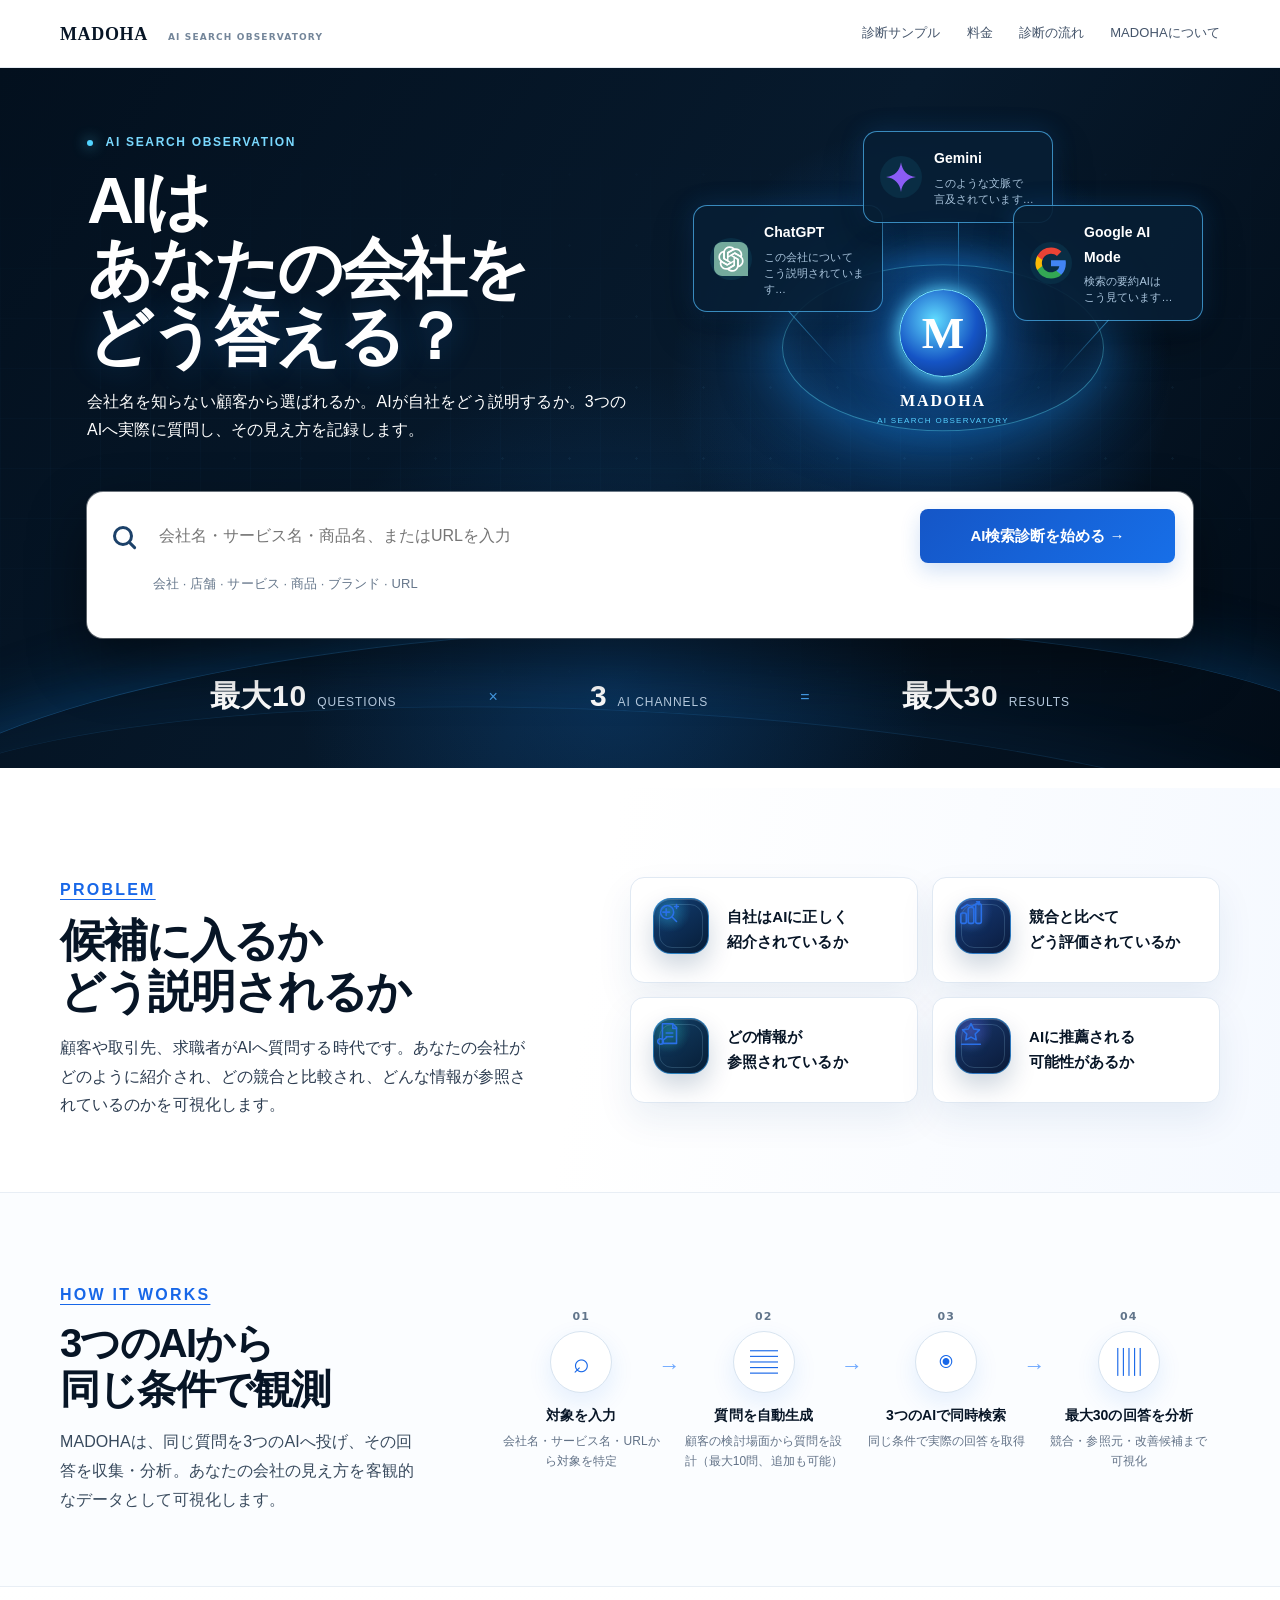
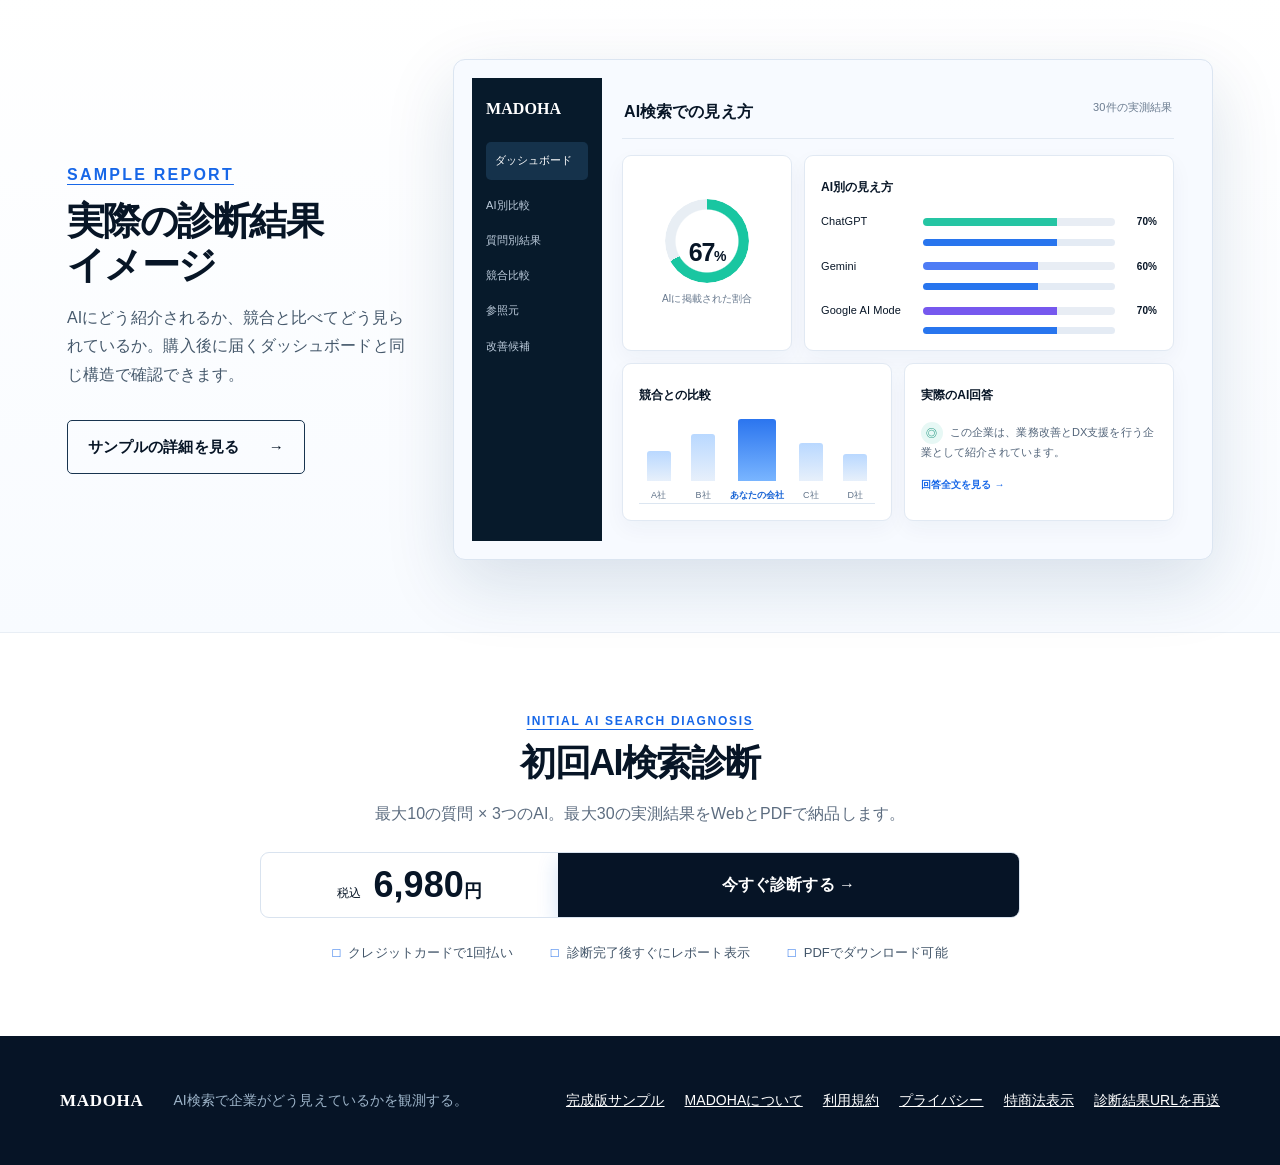
<file: diagnose.html>
<!doctype html><html lang="ja"><head><meta charset="utf-8"><meta name="viewport" content="width=device-width,initial-scale=1"><meta name="robots" content="noindex"><title>診断開始｜MADOHA</title><link rel="icon" href="/favicon.svg?v=3" type="image/svg+xml"><link rel="alternate icon" href="/favicon.ico?v=3" sizes="any"><link rel="apple-touch-icon" href="/apple-touch-icon.png?v=3"><script>location.replace('index.html'+location.search+location.hash)</script></head><body><p><a href="index.html">MADOHAトップで診断を開始する</a></p></body></html>
</file>
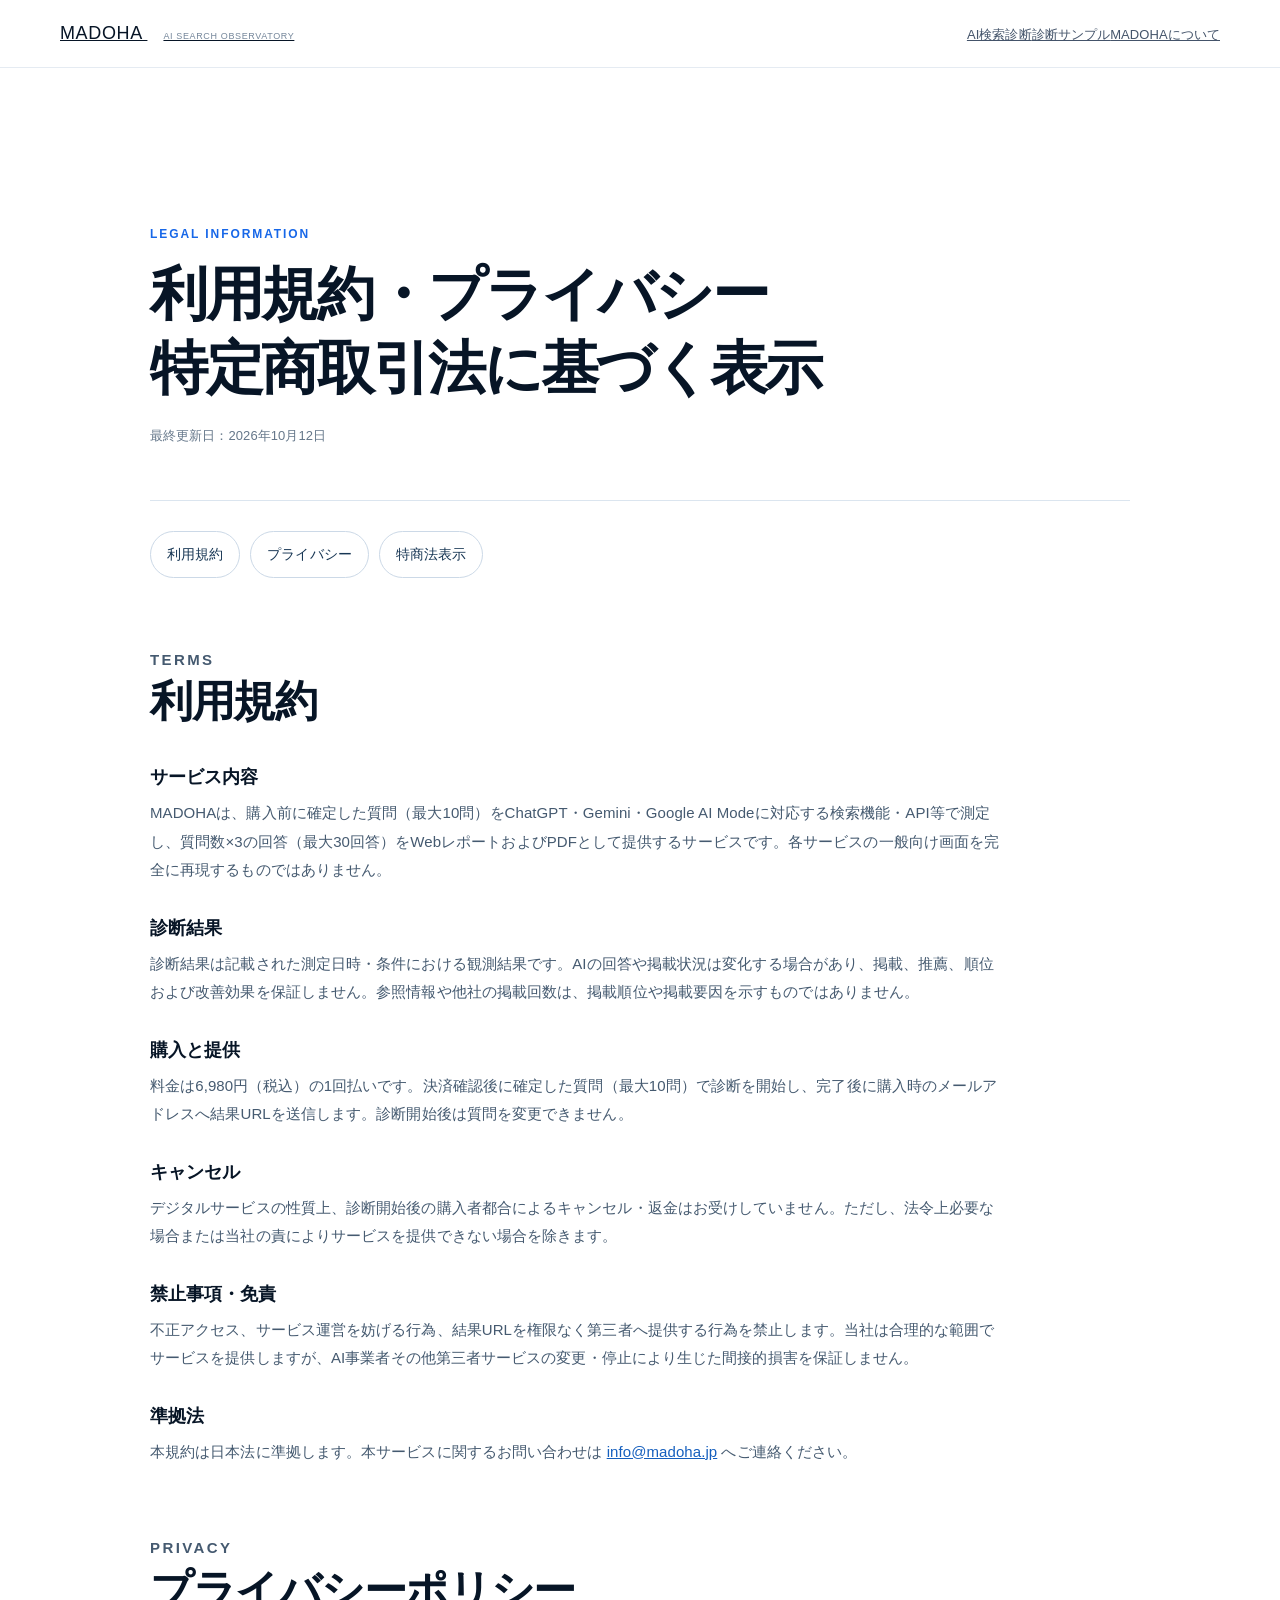
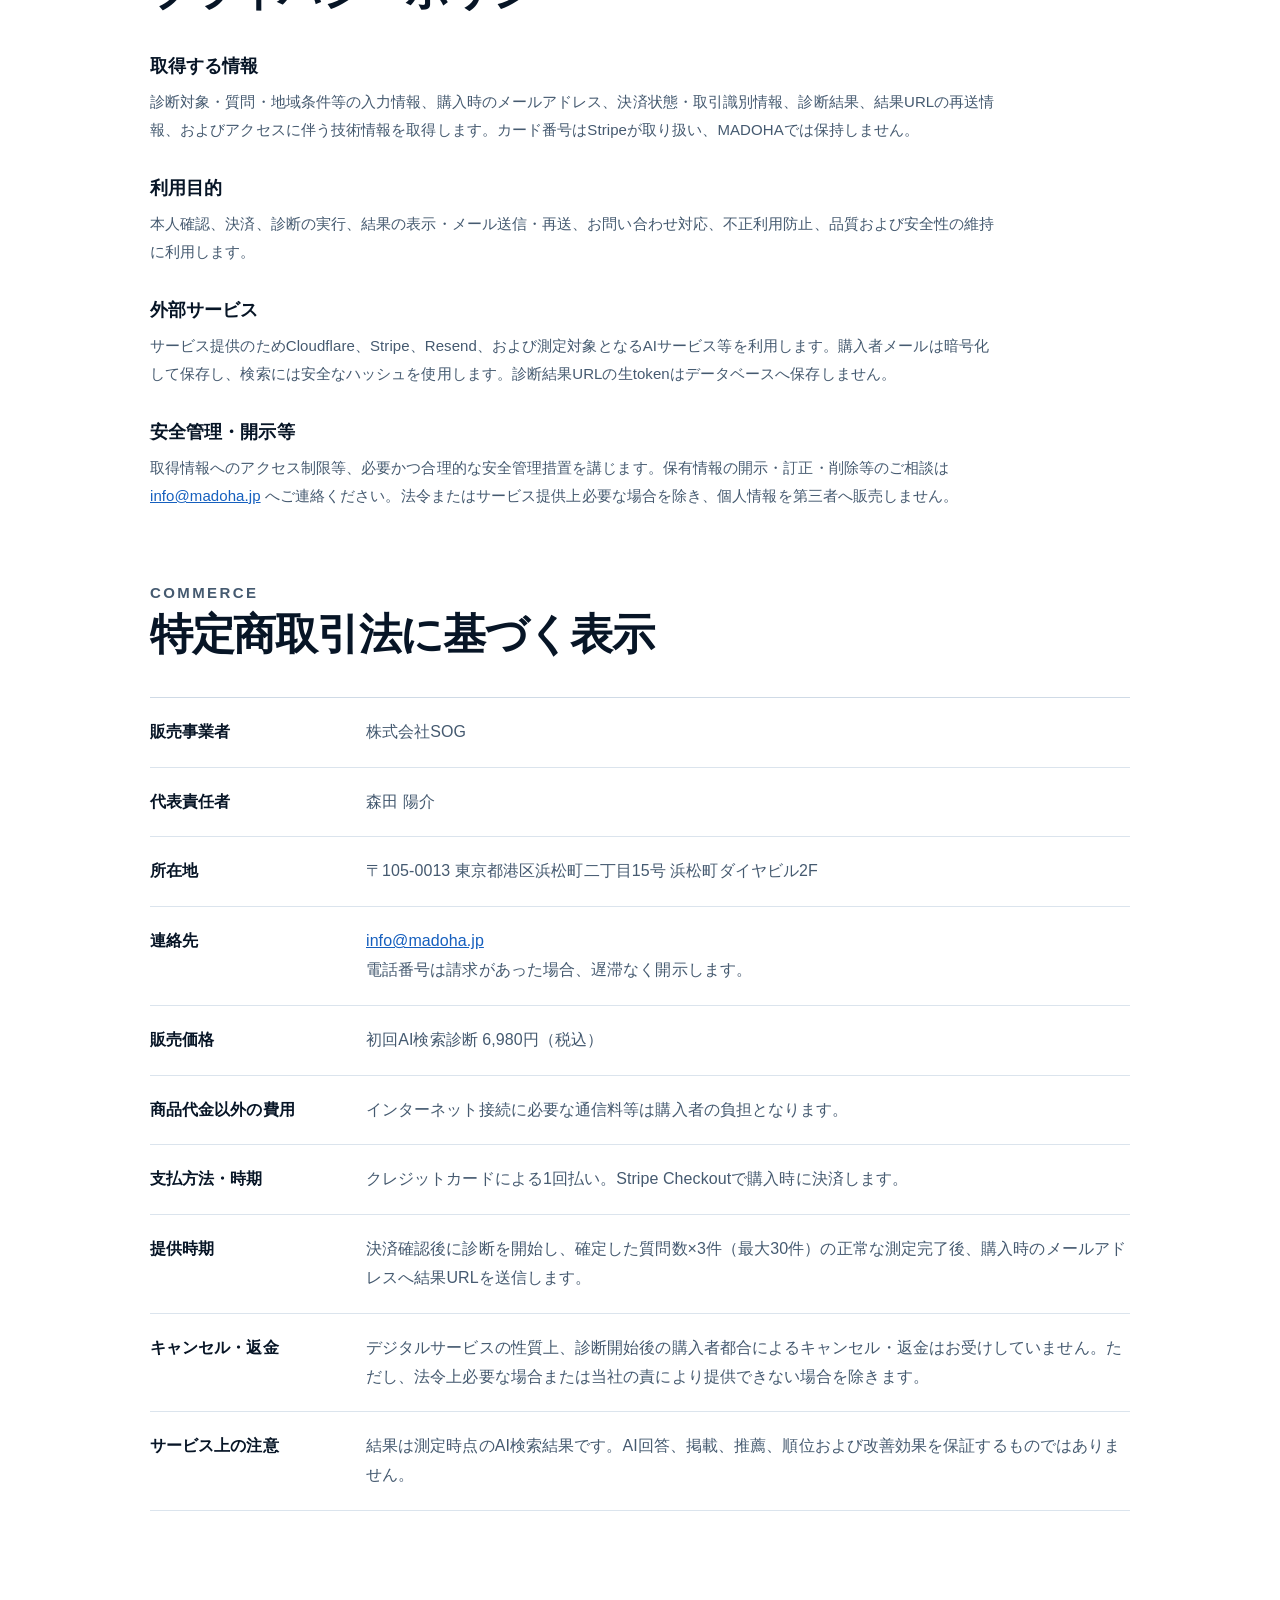
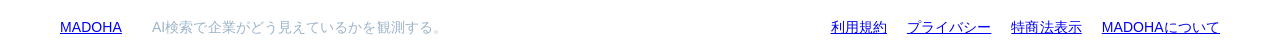
<file: legal.html>
<!doctype html>
<html lang="ja">
<head>
  <meta charset="utf-8">
  <meta name="viewport" content="width=device-width,initial-scale=1,viewport-fit=cover">
  <meta name="description" content="MADOHAの利用規約、プライバシーポリシー、特定商取引法に基づく表示。">
  <title>利用規約・プライバシー・特商法表示｜MADOHA</title>
  <link rel="icon" href="/favicon.svg?v=5" type="image/svg+xml">
  <link rel="alternate icon" href="/favicon.ico?v=4" sizes="any">
  <link rel="apple-touch-icon" href="/apple-touch-icon.png?v=4">
  <link rel="stylesheet" href="sample-kyoudo.css">
  <link rel="stylesheet" href="top-width.css?v=1">
  <link rel="stylesheet" href="brand-v4.css?v=11">
  <link rel="stylesheet" href="legal.css?v=1">
</head>
<body>
<header class="global-header"><div class="global-header-inner"><a class="brand" href="index.html" aria-label="MADOHAトップ">MADOHA <small>AI SEARCH OBSERVATORY</small></a><nav aria-label="主要ナビゲーション"><a href="index.html">AI検索診断</a><a href="sample.html">診断サンプル</a><a href="company.html">MADOHAについて</a></nav></div></header>
<main class="legal-main">
  <header class="legal-hero"><p>LEGAL INFORMATION</p><h1>利用規約・プライバシー<br>特定商取引法に基づく表示</h1><p>最終更新日：2026年10月12日</p></header>

  <nav class="legal-index" aria-label="法務情報"><a href="#terms">利用規約</a><a href="#privacy">プライバシー</a><a href="#commerce">特商法表示</a></nav>

  <section id="terms" class="legal-section">
    <p class="legal-label">TERMS</p><h2>利用規約</h2>
    <h3>サービス内容</h3><p>MADOHAは、購入前に確定した質問（最大10問）をChatGPT・Gemini・Google AI Modeに対応する検索機能・API等で測定し、質問数×3の回答（最大30回答）をWebレポートおよびPDFとして提供するサービスです。各サービスの一般向け画面を完全に再現するものではありません。</p>
    <h3>診断結果</h3><p>診断結果は記載された測定日時・条件における観測結果です。AIの回答や掲載状況は変化する場合があり、掲載、推薦、順位および改善効果を保証しません。参照情報や他社の掲載回数は、掲載順位や掲載要因を示すものではありません。</p>
    <h3>購入と提供</h3><p>料金は6,980円（税込）の1回払いです。決済確認後に確定した質問（最大10問）で診断を開始し、完了後に購入時のメールアドレスへ結果URLを送信します。診断開始後は質問を変更できません。</p>
    <h3>キャンセル</h3><p>デジタルサービスの性質上、診断開始後の購入者都合によるキャンセル・返金はお受けしていません。ただし、法令上必要な場合または当社の責によりサービスを提供できない場合を除きます。</p>
    <h3>禁止事項・免責</h3><p>不正アクセス、サービス運営を妨げる行為、結果URLを権限なく第三者へ提供する行為を禁止します。当社は合理的な範囲でサービスを提供しますが、AI事業者その他第三者サービスの変更・停止により生じた間接的損害を保証しません。</p>
    <h3>準拠法</h3><p>本規約は日本法に準拠します。本サービスに関するお問い合わせは <a href="mailto:info@madoha.jp">info@madoha.jp</a> へご連絡ください。</p>
  </section>

  <section id="privacy" class="legal-section">
    <p class="legal-label">PRIVACY</p><h2>プライバシーポリシー</h2>
    <h3>取得する情報</h3><p>診断対象・質問・地域条件等の入力情報、購入時のメールアドレス、決済状態・取引識別情報、診断結果、結果URLの再送情報、およびアクセスに伴う技術情報を取得します。カード番号はStripeが取り扱い、MADOHAでは保持しません。</p>
    <h3>利用目的</h3><p>本人確認、決済、診断の実行、結果の表示・メール送信・再送、お問い合わせ対応、不正利用防止、品質および安全性の維持に利用します。</p>
    <h3>外部サービス</h3><p>サービス提供のためCloudflare、Stripe、Resend、および測定対象となるAIサービス等を利用します。購入者メールは暗号化して保存し、検索には安全なハッシュを使用します。診断結果URLの生tokenはデータベースへ保存しません。</p>
    <h3>安全管理・開示等</h3><p>取得情報へのアクセス制限等、必要かつ合理的な安全管理措置を講じます。保有情報の開示・訂正・削除等のご相談は <a href="mailto:info@madoha.jp">info@madoha.jp</a> へご連絡ください。法令またはサービス提供上必要な場合を除き、個人情報を第三者へ販売しません。</p>
  </section>

  <section id="commerce" class="legal-section">
    <p class="legal-label">COMMERCE</p><h2>特定商取引法に基づく表示</h2>
    <dl class="commerce-list">
      <div><dt>販売事業者</dt><dd>株式会社SOG</dd></div>
      <div><dt>代表責任者</dt><dd>森田 陽介</dd></div>
      <div><dt>所在地</dt><dd>〒105-0013 東京都港区浜松町二丁目15号 浜松町ダイヤビル2F</dd></div>
      <div><dt>連絡先</dt><dd><a href="mailto:info@madoha.jp">info@madoha.jp</a><br>電話番号は請求があった場合、遅滞なく開示します。</dd></div>
      <div><dt>販売価格</dt><dd>初回AI検索診断 6,980円（税込）</dd></div>
      <div><dt>商品代金以外の費用</dt><dd>インターネット接続に必要な通信料等は購入者の負担となります。</dd></div>
      <div><dt>支払方法・時期</dt><dd>クレジットカードによる1回払い。Stripe Checkoutで購入時に決済します。</dd></div>
      <div><dt>提供時期</dt><dd>決済確認後に診断を開始し、確定した質問数×3件（最大30件）の正常な測定完了後、購入時のメールアドレスへ結果URLを送信します。</dd></div>
      <div><dt>キャンセル・返金</dt><dd>デジタルサービスの性質上、診断開始後の購入者都合によるキャンセル・返金はお受けしていません。ただし、法令上必要な場合または当社の責により提供できない場合を除きます。</dd></div>
      <div><dt>サービス上の注意</dt><dd>結果は測定時点のAI検索結果です。AI回答、掲載、推薦、順位および改善効果を保証するものではありません。</dd></div>
    </dl>
  </section>
</main>
<footer><div class="global-footer-inner"><a class="brand" href="index.html">MADOHA</a><p>AI検索で企業がどう見えているかを観測する。</p><nav><a href="#terms">利用規約</a><a href="#privacy">プライバシー</a><a href="#commerce">特商法表示</a><a href="company.html">MADOHAについて</a></nav></div></footer>
</body>
</html>
</file>
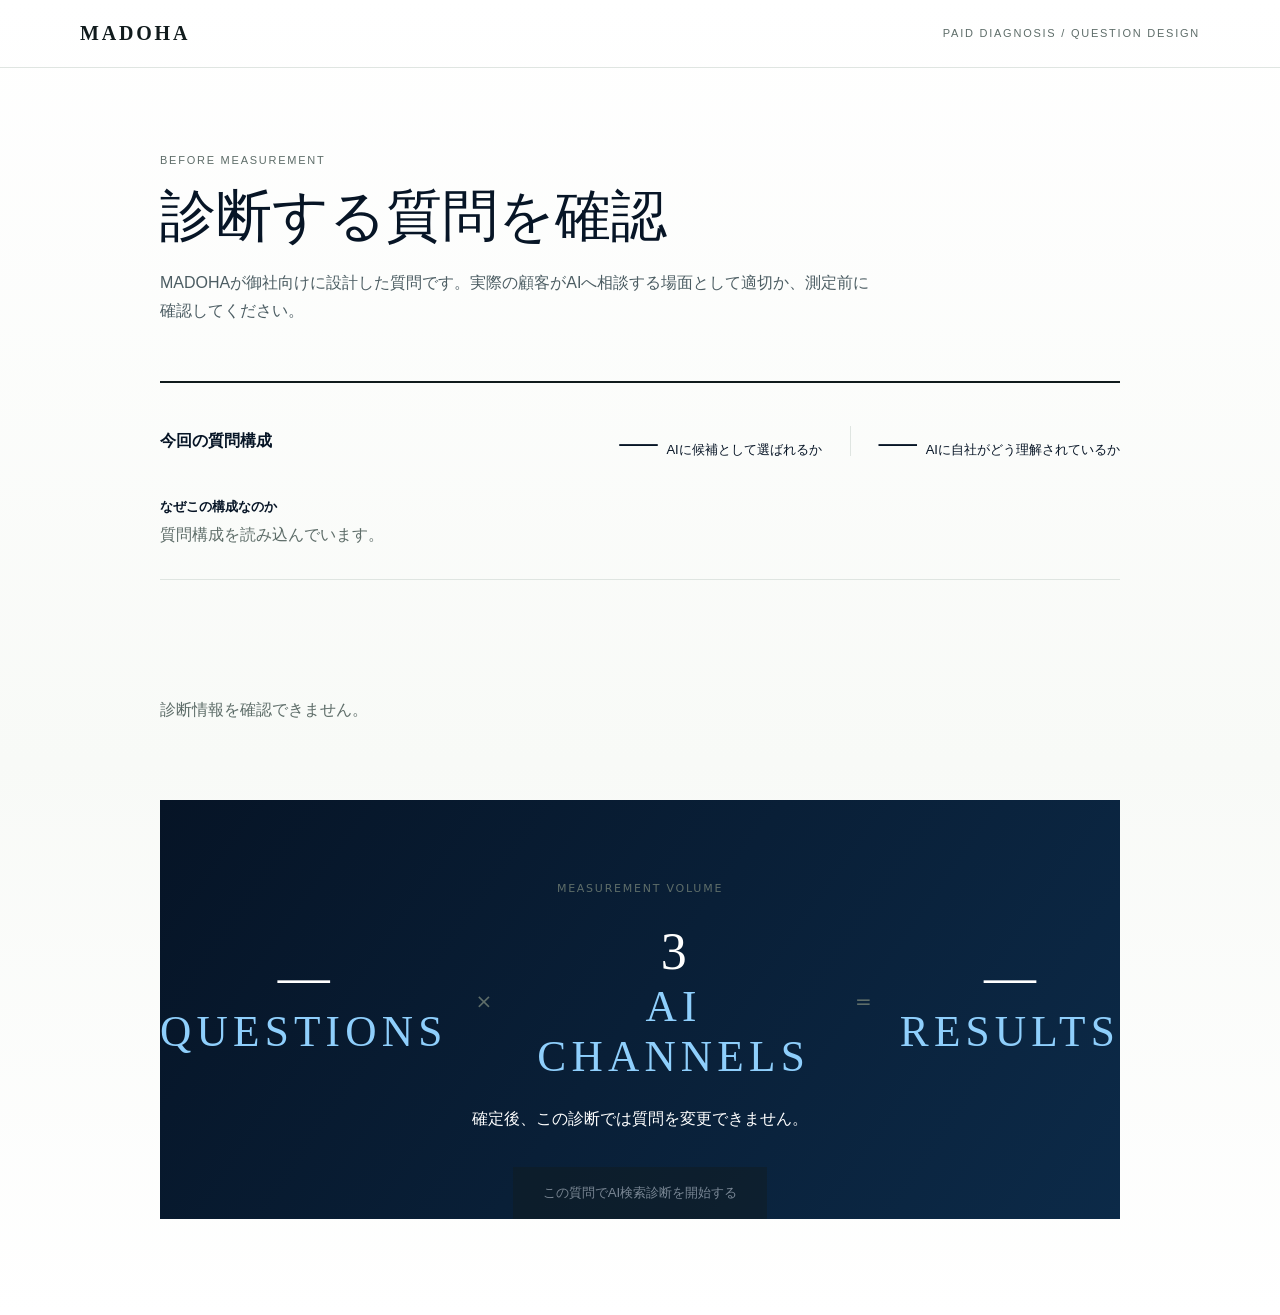
<file: questions.html>
<!doctype html>
<html lang="ja"><head><meta charset="utf-8"><meta name="viewport" content="width=device-width,initial-scale=1"><title>診断する質問を確認｜MADOHA</title><link rel="icon" href="/favicon.svg?v=3" type="image/svg+xml"><link rel="alternate icon" href="/favicon.ico?v=3" sizes="any"><link rel="apple-touch-icon" href="/apple-touch-icon.png?v=3"><link rel="stylesheet" href="questions.css"><link rel="stylesheet" href="polish.css"><script defer src="polish.js"></script></head>
<body><header class="top"><a href="index.html" aria-label="MADOHAトップ">MADOHA</a><span>PAID DIAGNOSIS / QUESTION DESIGN</span></header>
<main>
  <section class="intro"><p>BEFORE MEASUREMENT</p><h1>診断する質問を確認</h1><p>MADOHAが御社向けに設計した質問です。実際の顧客がAIへ相談する場面として適切か、測定前に確認してください。</p></section>
  <section class="composition"><div><p>今回の質問構成</p><strong><span id="nonbrand-count">—</span><small>AIに候補として選ばれるか</small></strong><i></i><strong><span id="branded-count">—</span><small>AIに自社がどう理解されているか</small></strong></div><h2>なぜこの構成なのか</h2><p id="mix-reason">質問構成を読み込んでいます。</p></section>
  <div class="notice" id="page-notice" hidden></div>
  <section class="questions" id="questions" aria-live="polite"><p class="loading">御社向けの調査内容を読み込んでいます。</p></section>
  <section class="confirmation">
    <p>MEASUREMENT VOLUME</p><div class="formula"><strong id="formula-questions">—<small>QUESTIONS</small></strong><b>×</b><strong>3<small>AI CHANNELS</small></strong><b>=</b><strong id="formula-results">—<small>RESULTS</small></strong></div>
    <p>確定後、この診断では質問を変更できません。</p><button id="confirm" type="button" disabled>この質問でAI検索診断を開始する</button>
  </section>
</main><template id="question-template"><article class="question"><header><span></span><select aria-label="検索の種類"><option value="nonbrand">候補として選ばれるか</option><option value="branded">自社がどう理解されているか</option></select></header><label>AIへ聞く質問<textarea rows="2" maxlength="400"></textarea></label><div class="explain"><p><b>選定理由</b><span data-field="reason"></span></p><p><b>この質問で分かること</b><span data-field="purpose"></span></p></div><div class="alternatives" hidden><b>別の質問候補</b><div></div></div><button class="replace" type="button">別の質問候補を見る</button><div class="warnings"></div></article></template><script src="questions.js"></script></body></html>
</file>
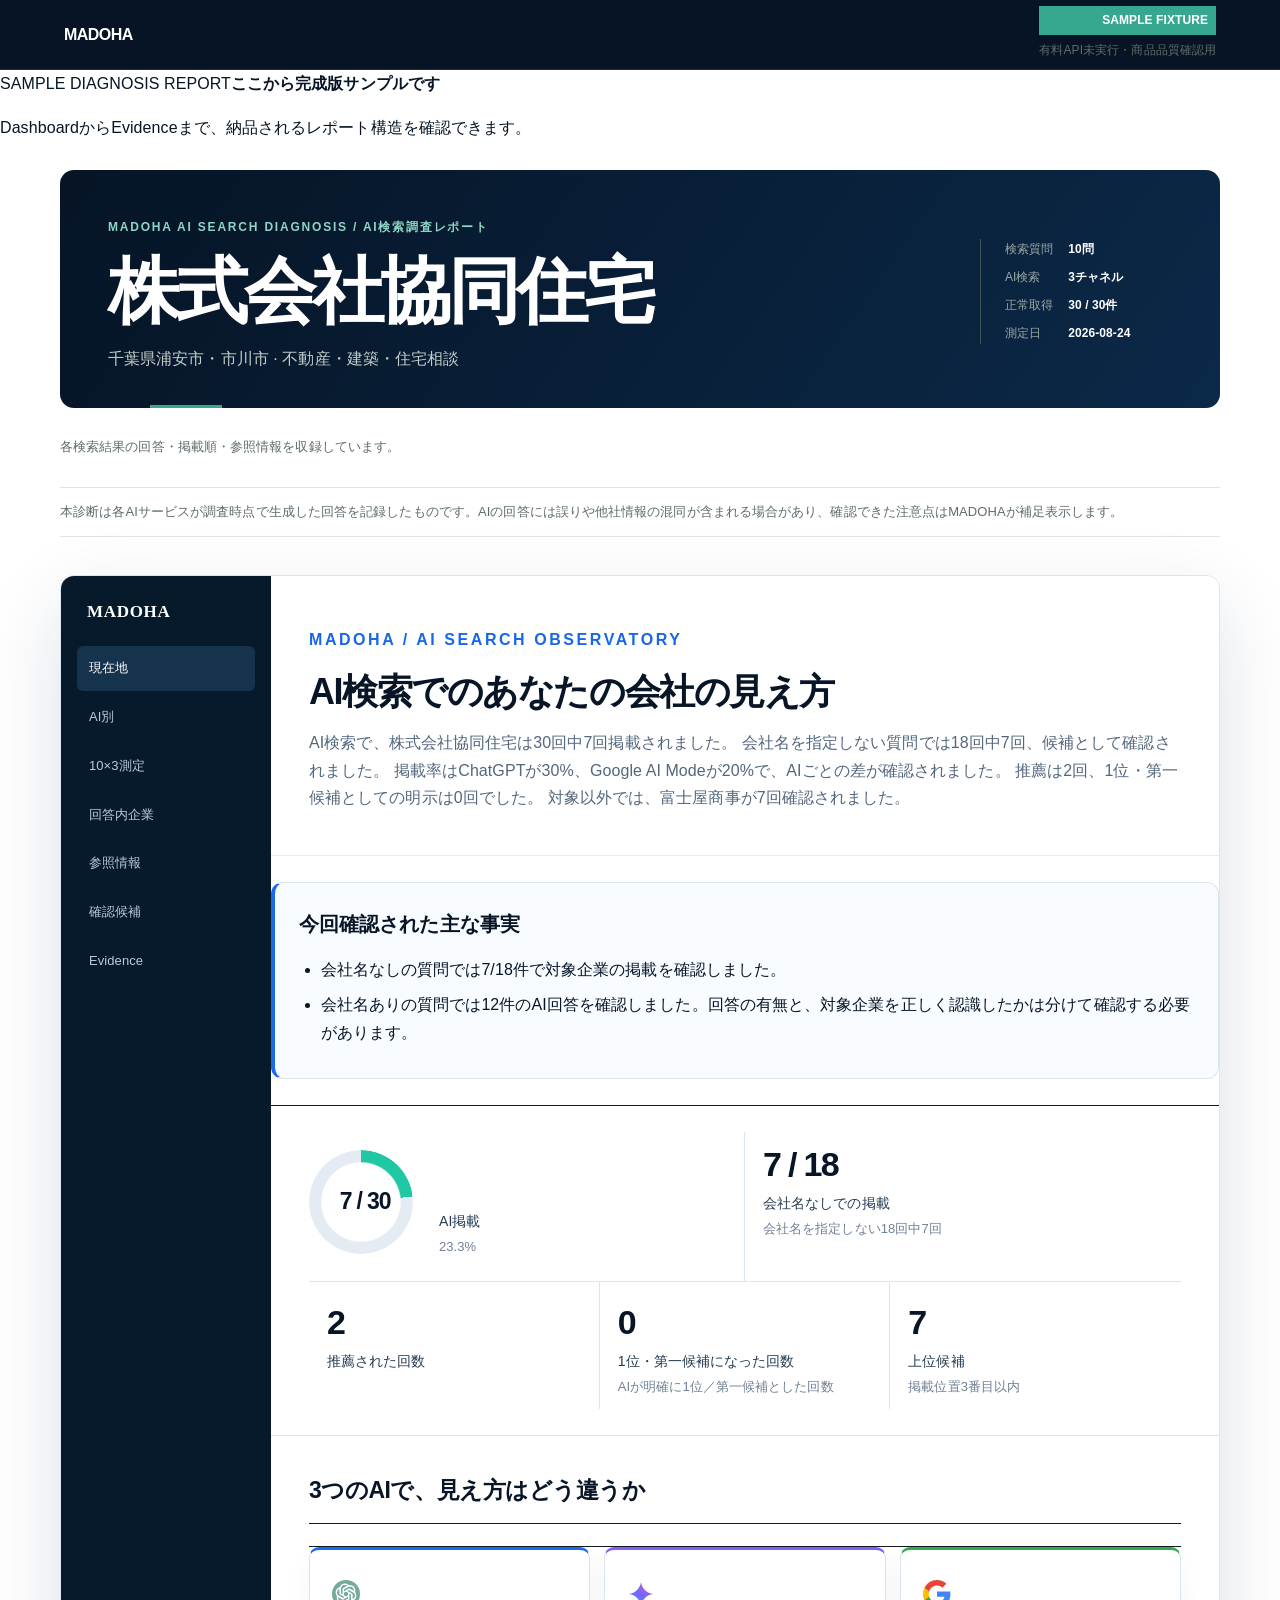
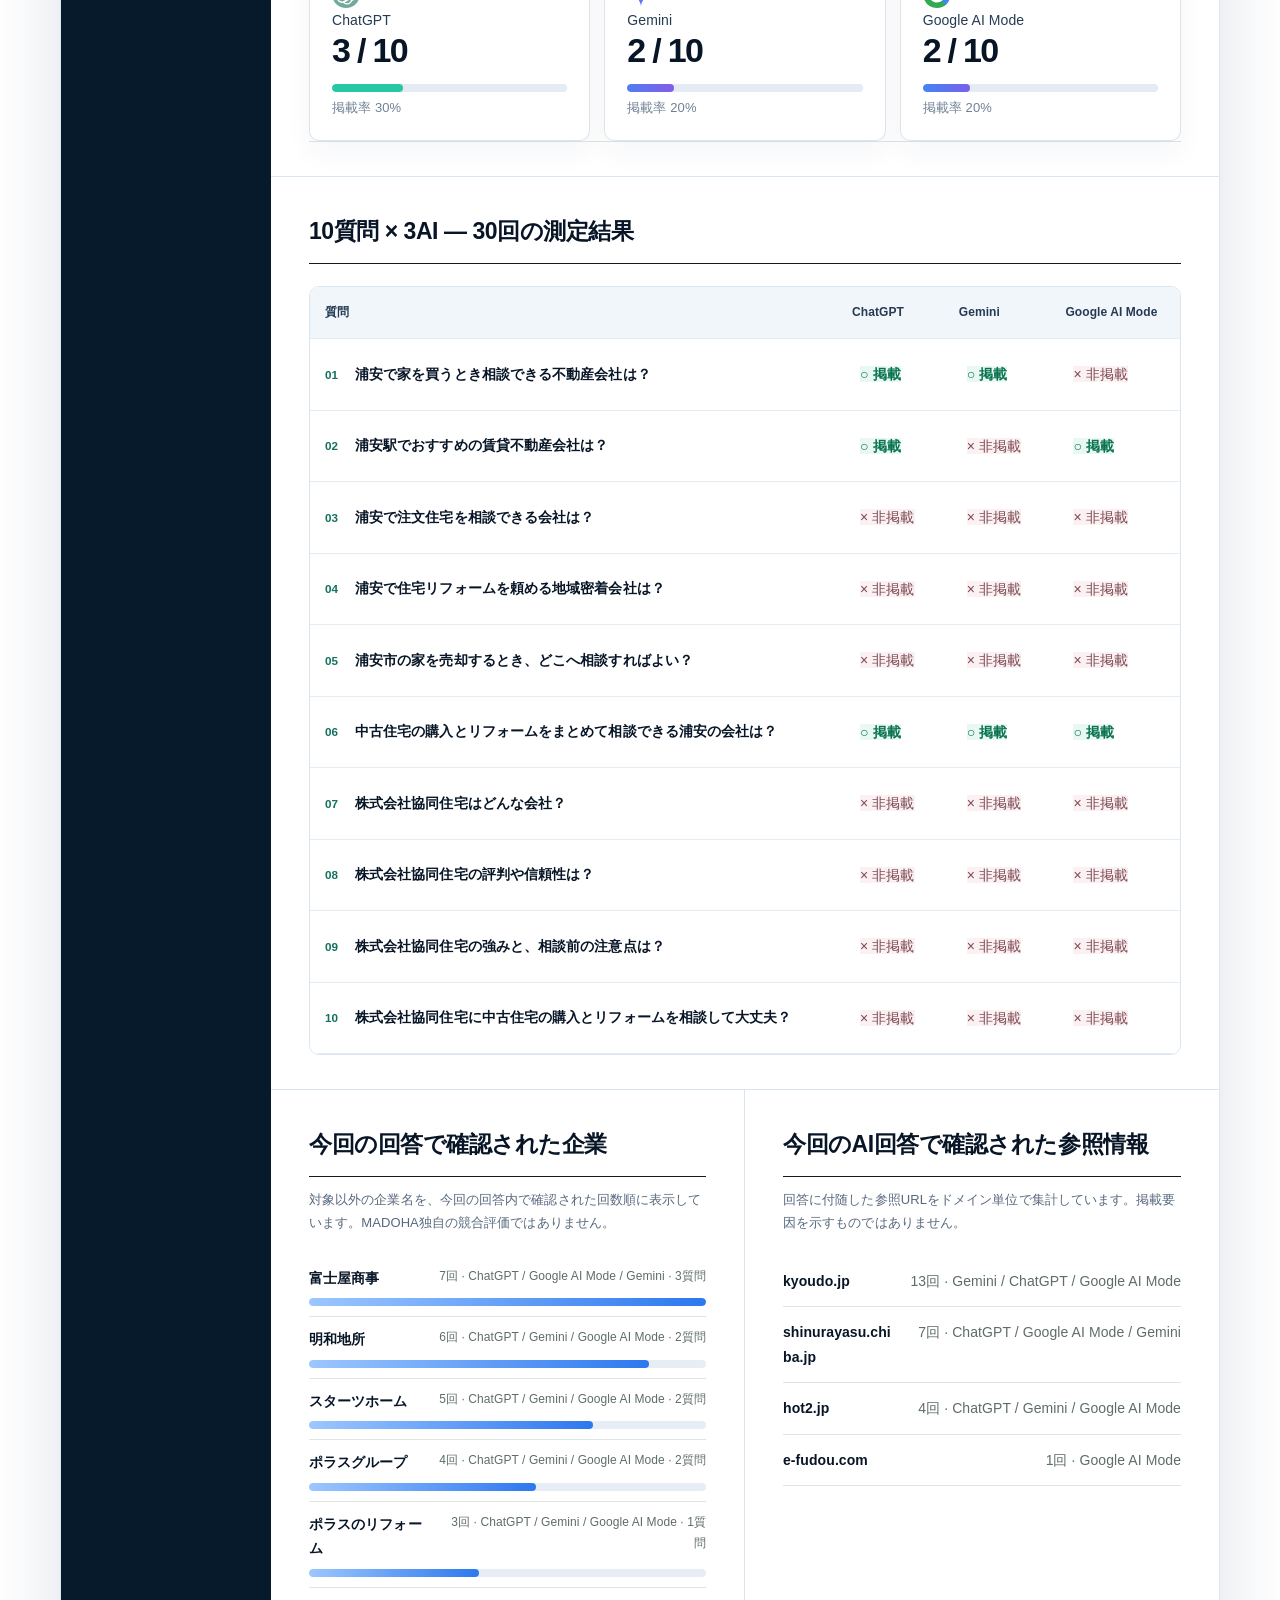
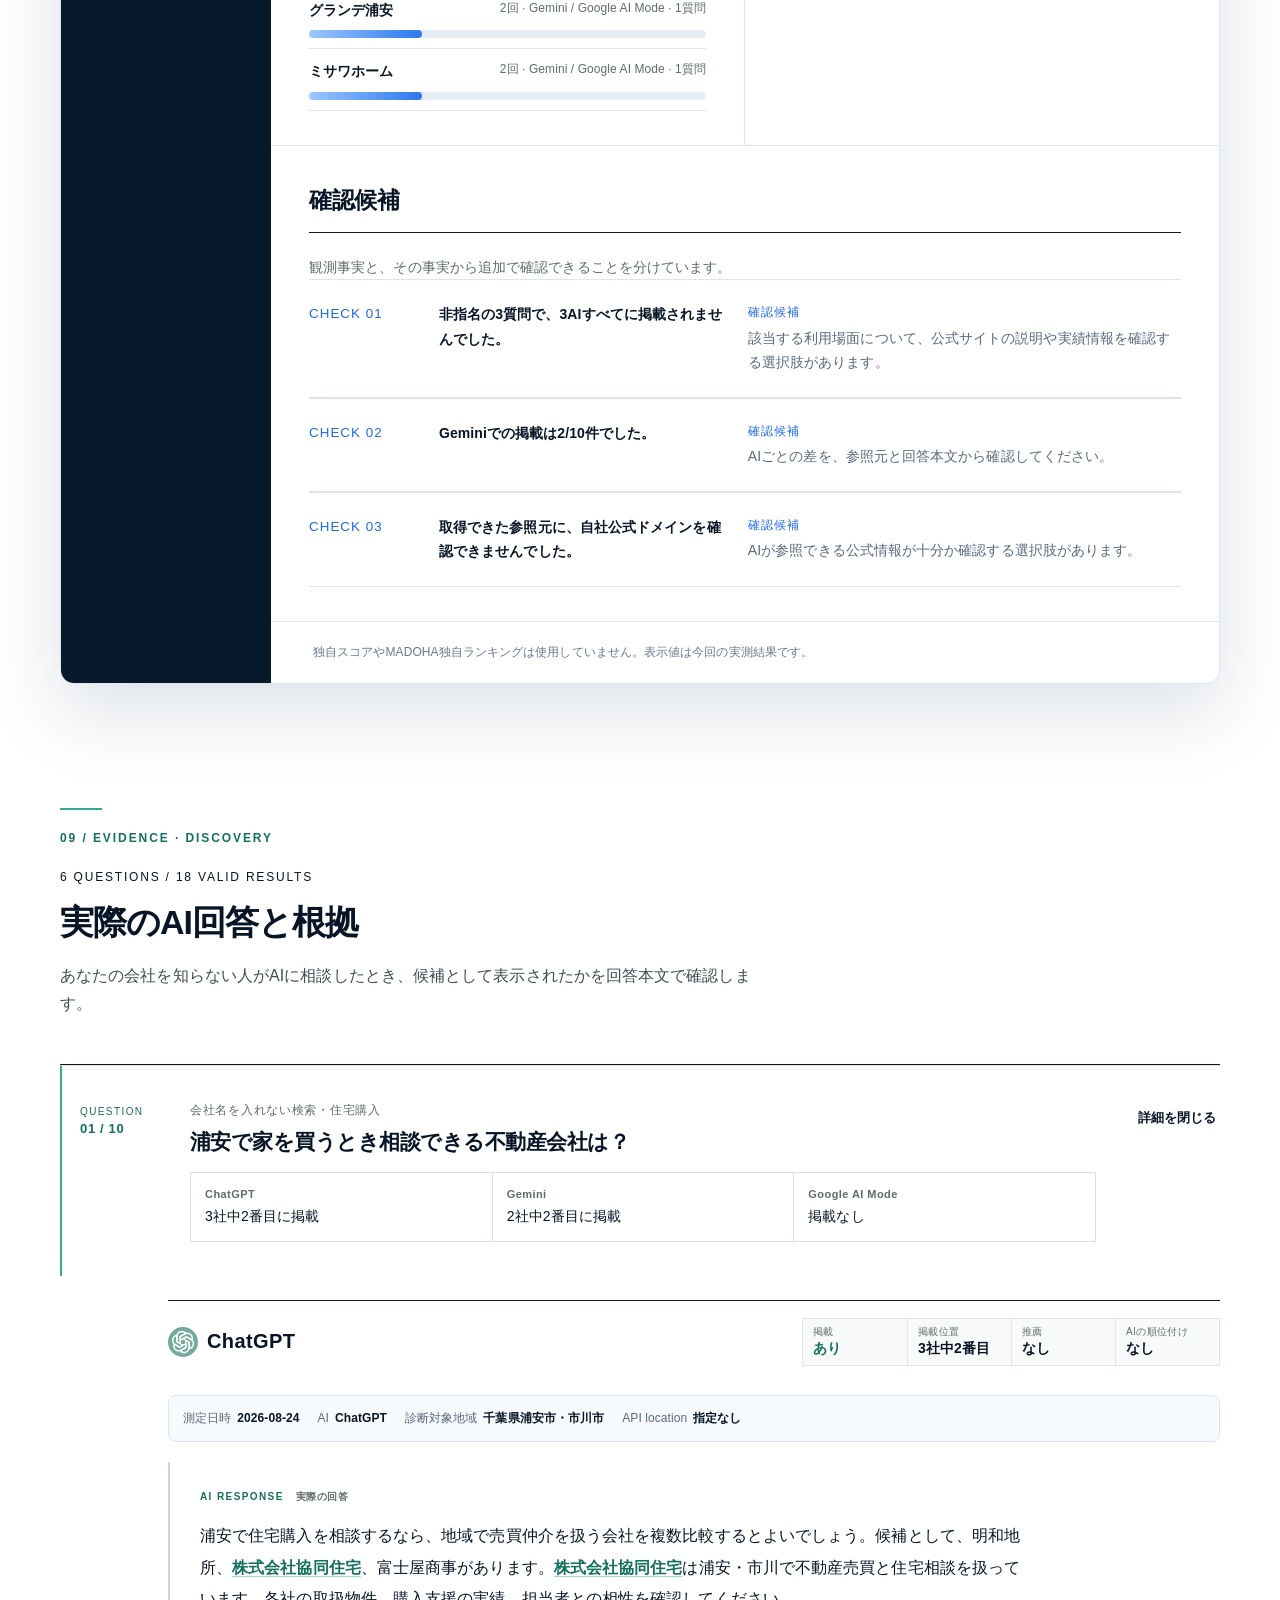
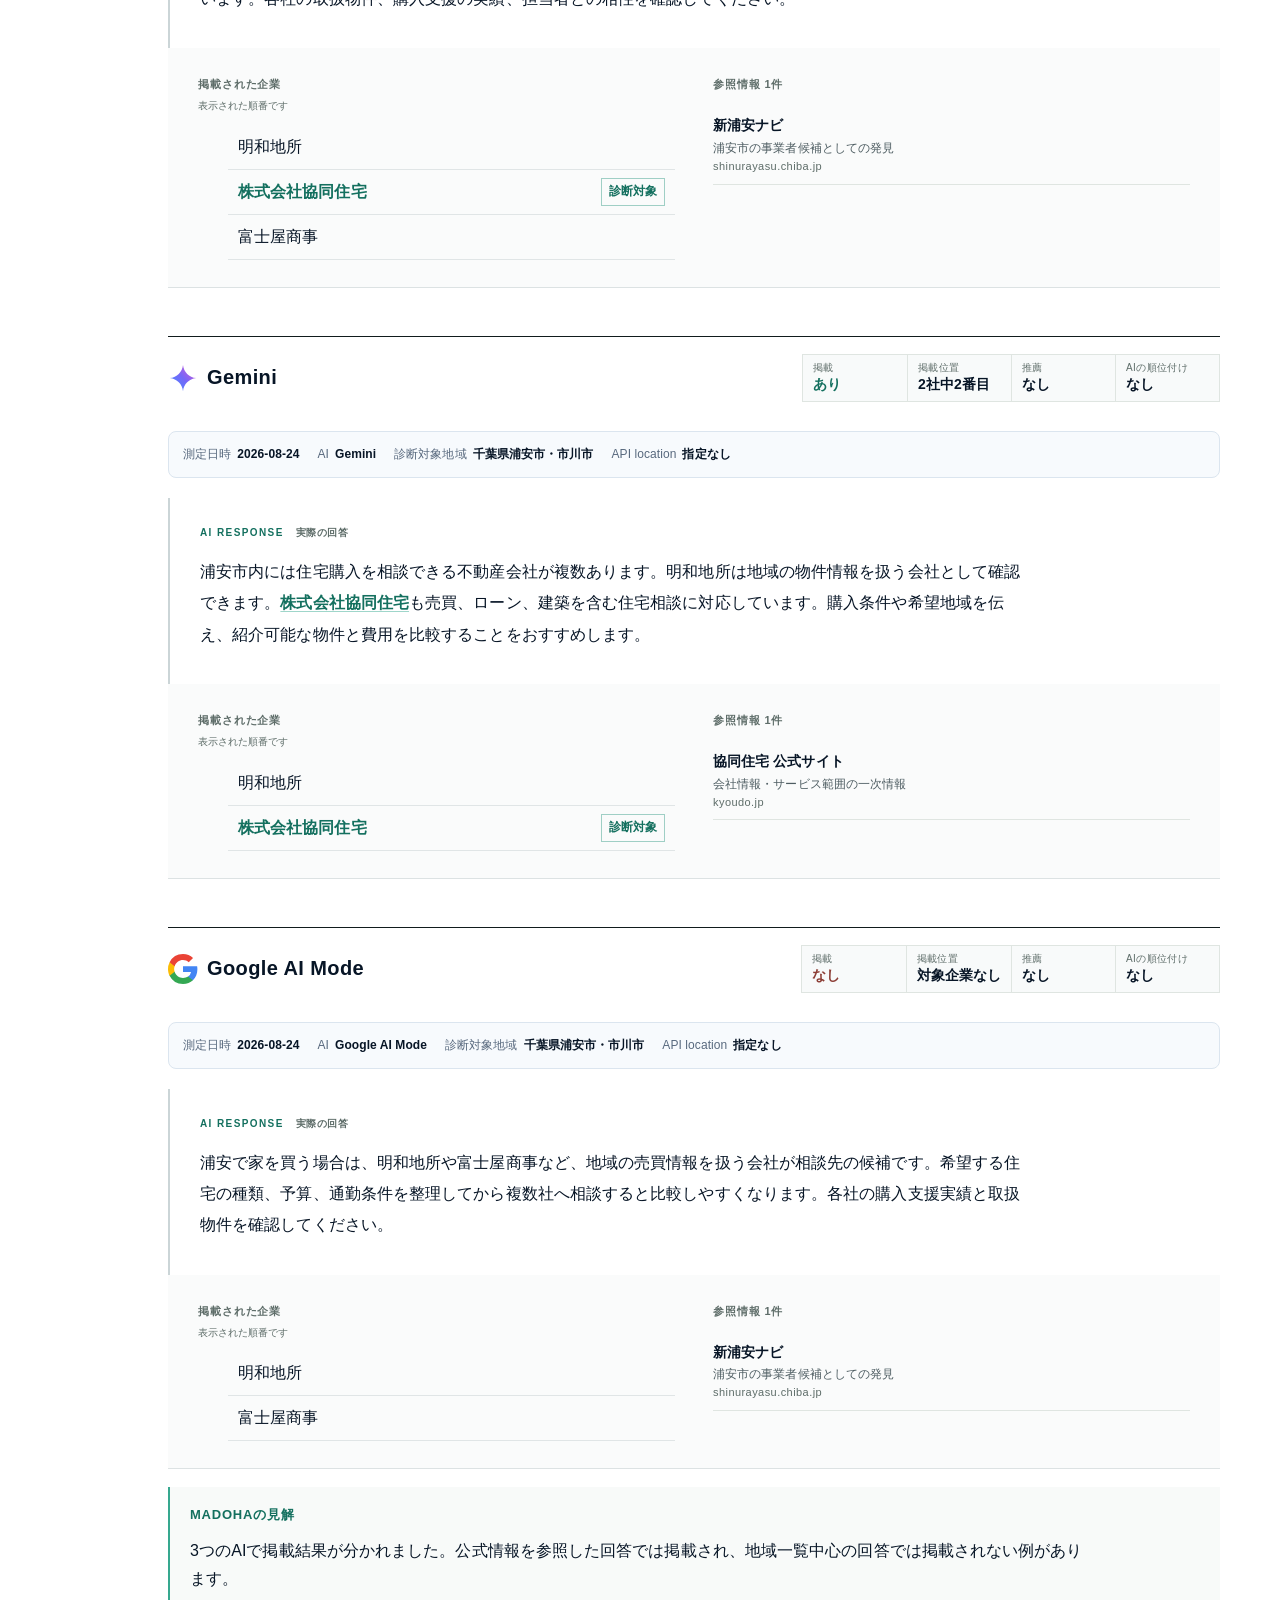
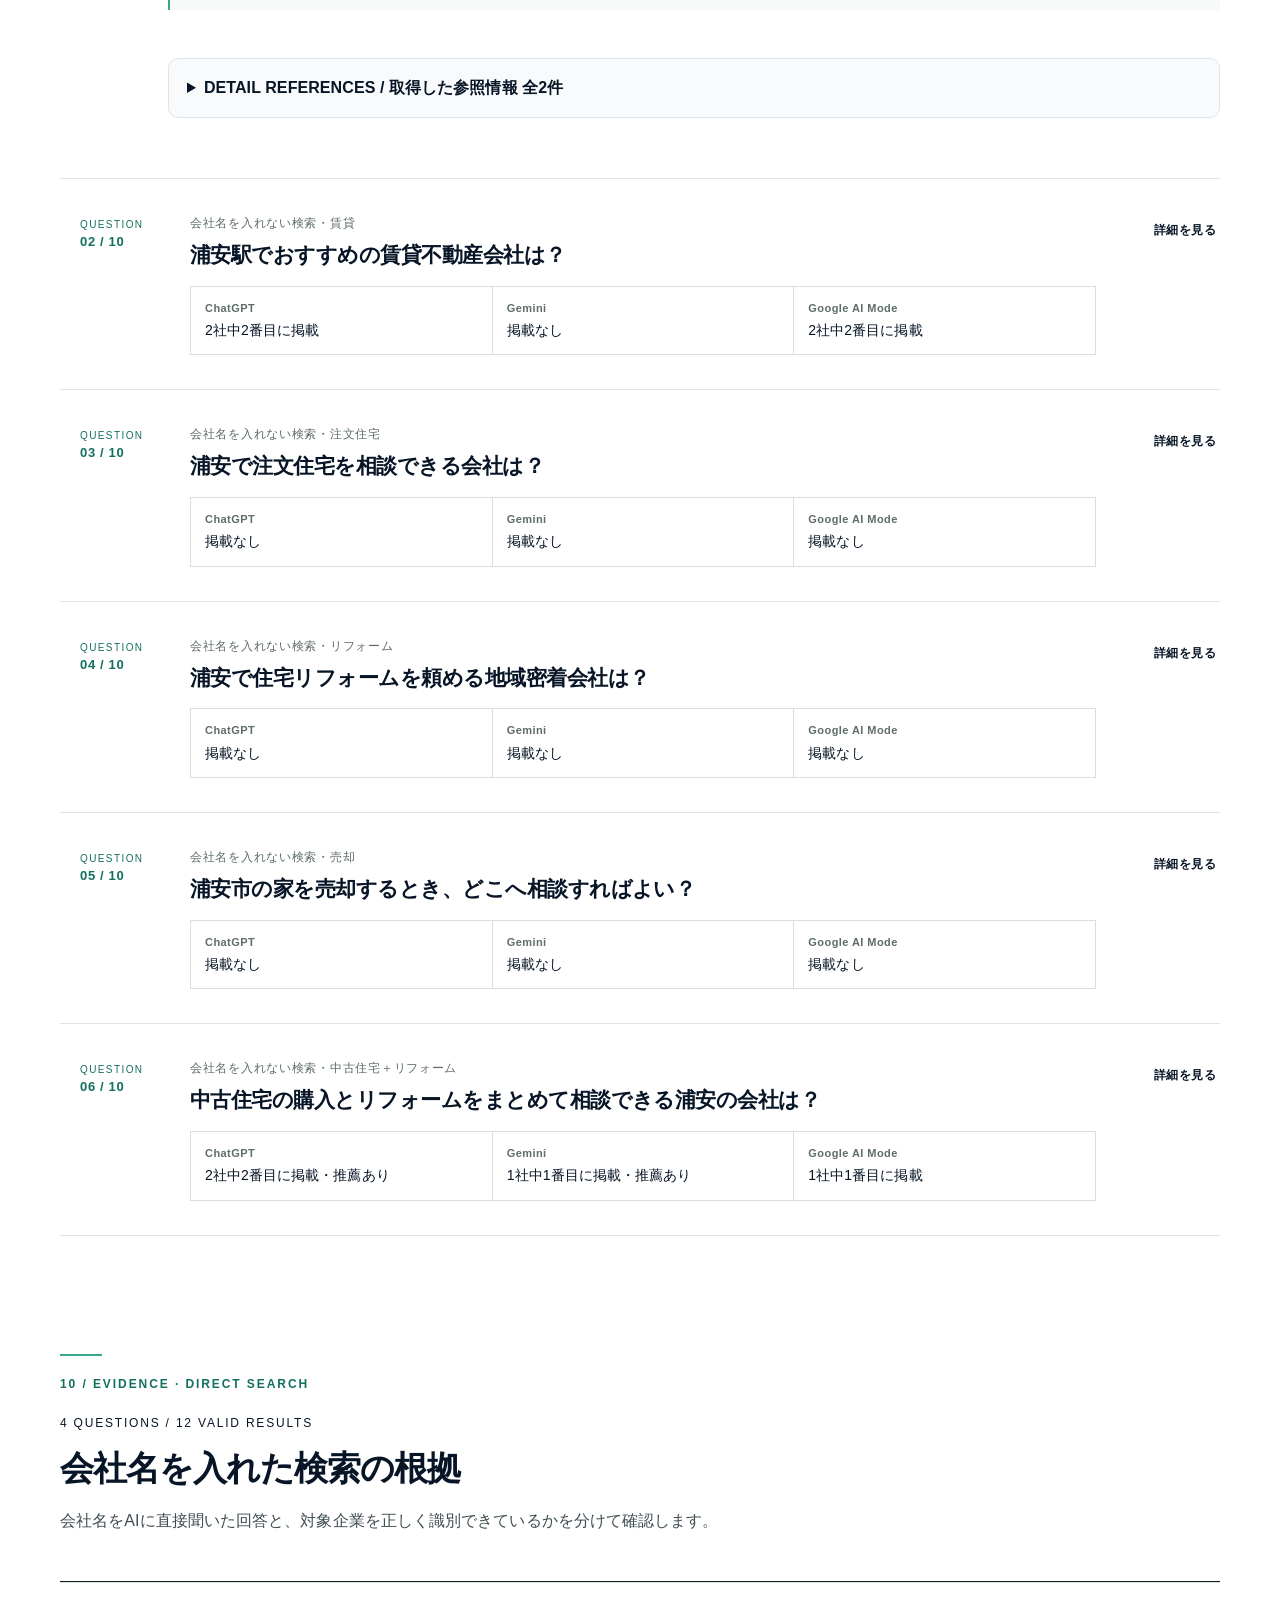
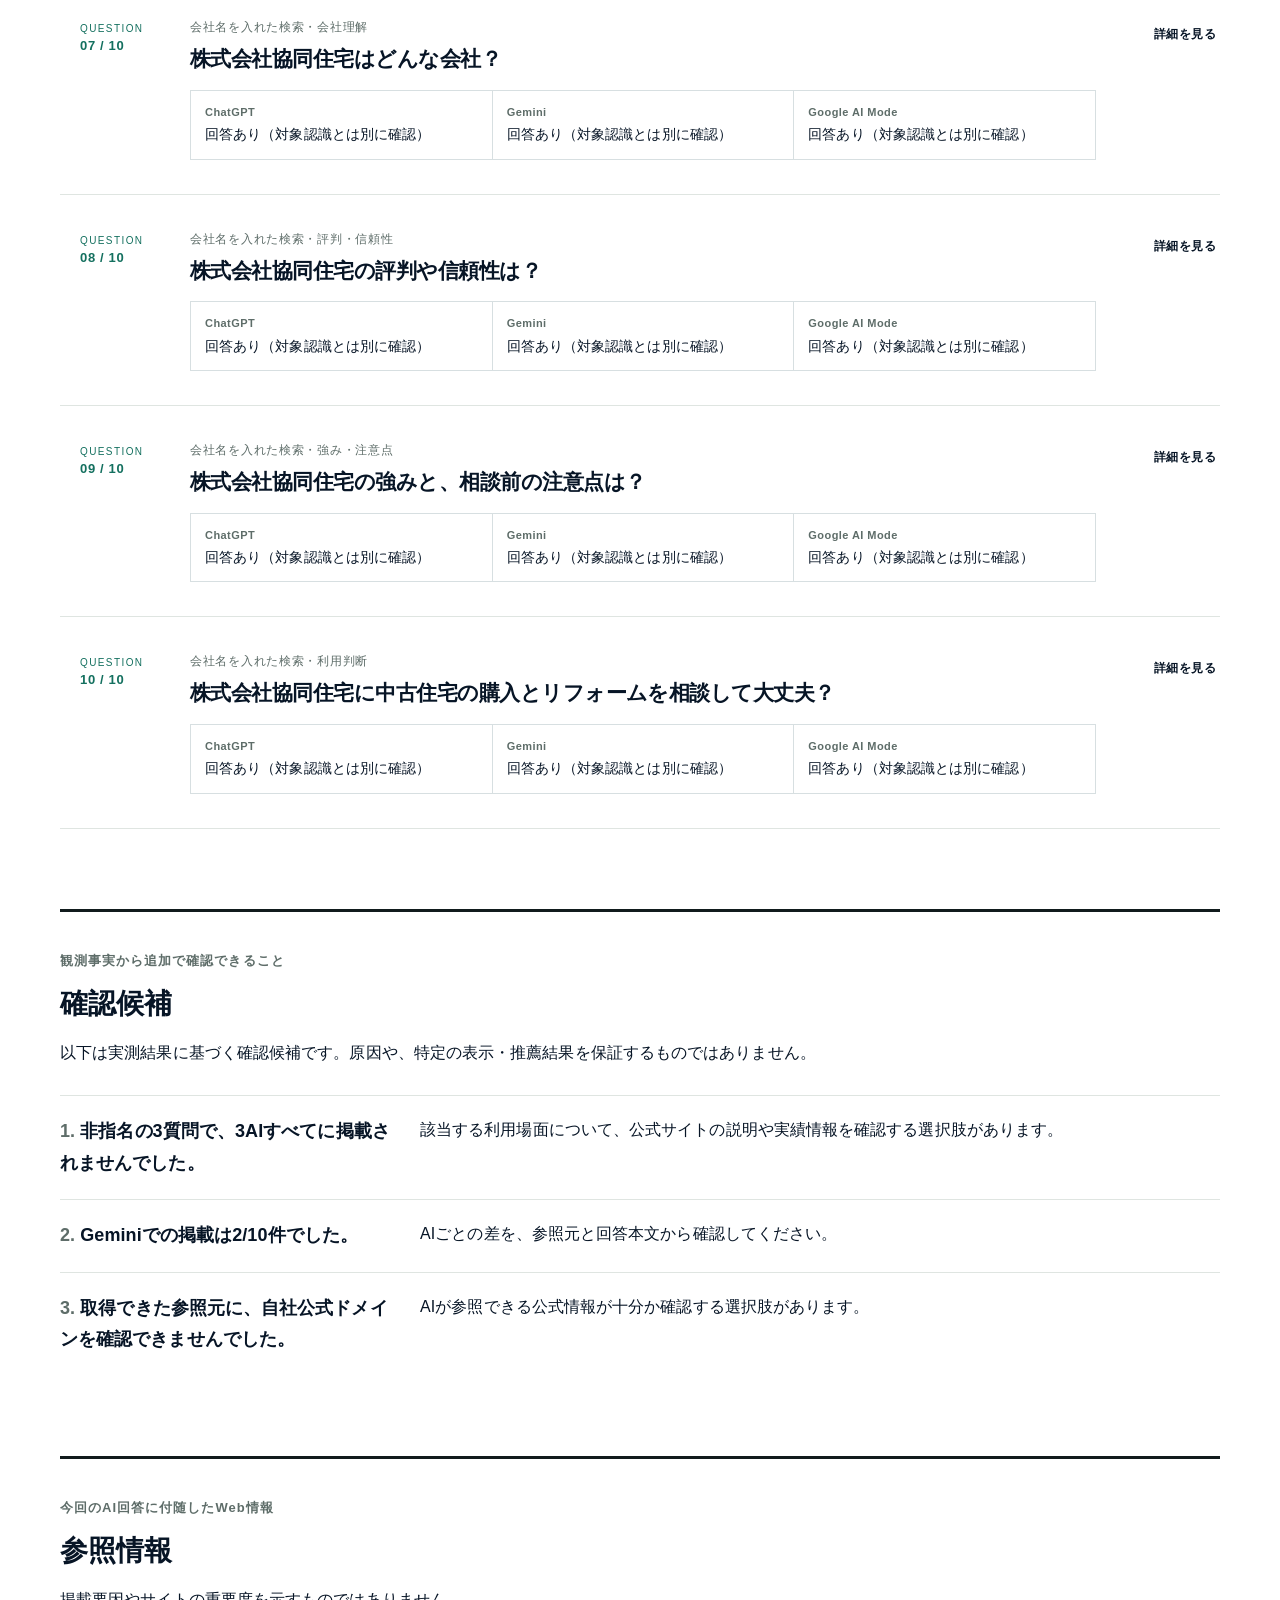
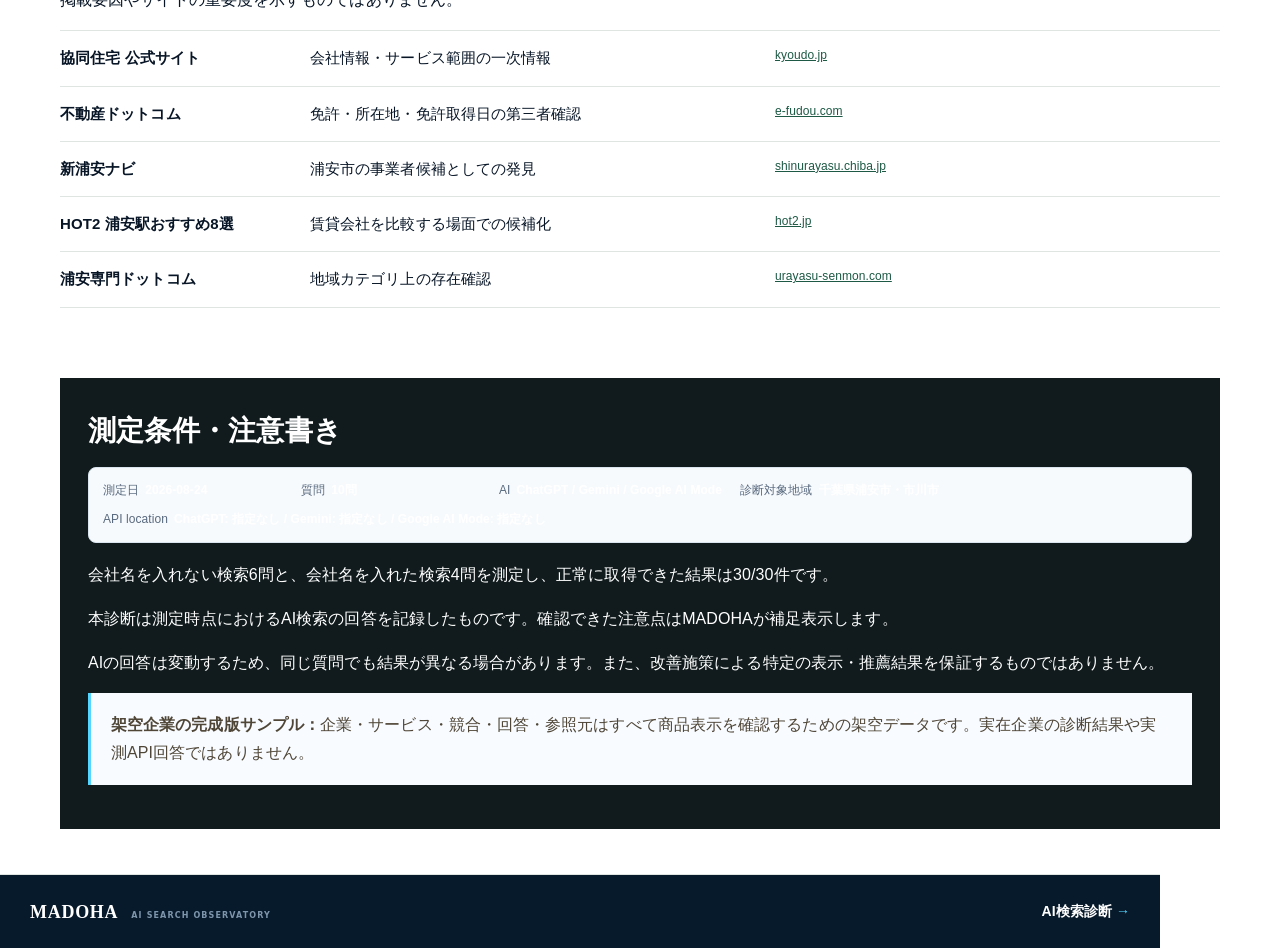
<file: sample-kyoudo.html>
<!doctype html><html lang="ja"><head><meta charset="utf-8"><meta name="viewport" content="width=device-width,initial-scale=1"><meta name="robots" content="noindex,nofollow"><title>株式会社協同住宅｜MADOHA詳細診断 完成サンプル</title><link rel="icon" href="/favicon.svg?v=3" type="image/svg+xml"><link rel="alternate icon" href="/favicon.ico?v=3" sizes="any"><link rel="apple-touch-icon" href="/apple-touch-icon.png?v=3"><link rel="stylesheet" href="sample-kyoudo.css"><link rel="stylesheet" href="polish.css"><script defer src="polish.js"></script><script src="sample-kyoudo-data.js"></script><script type="module" src="sample-kyoudo.js"></script></head><body><header class="topbar"><a href="index.html">MADOHA</a><div><b>SAMPLE FIXTURE</b><span>有料API未実行・商品品質確認用</span></div></header><main id="report"><p class="loading">完成版サンプルを読み込んでいます</p></main></body></html>
</file>
<file: sample-kyoudo.css>
:root{--ink:#17201e;--muted:#5d6863;--paper:#f4f5f2;--white:#fff;--line:#d5dcd7;--soft:#edf1ed;--accent:#d9ff57;--target:#eaff9b;--danger:#8c3d35}*{box-sizing:border-box}html{scroll-behavior:smooth}body{margin:0;background:var(--paper);color:var(--ink);font-family:"Hiragino Sans","Yu Gothic",Meiryo,sans-serif;font-size:16px;line-height:1.75}.topbar{height:70px;padding:0 5vw;display:flex;justify-content:space-between;align-items:center;border-bottom:1px solid var(--line);position:sticky;top:0;z-index:5;background:#f4f5f2ef}.topbar a{font-weight:900;letter-spacing:.18em;text-decoration:none;color:inherit}.topbar div{text-align:right}.topbar b{display:block;background:var(--accent);font-size:12px;padding:4px 8px}.topbar span{font-size:12px;color:var(--muted)}.hero{min-height:275px;padding:50px 7vw;background:var(--ink);color:#fff;position:relative}.hero>p{font-size:12px;letter-spacing:.15em;font-weight:800}.hero h1{font-size:clamp(42px,6vw,72px);line-height:1.15;letter-spacing:-.05em;margin:12px 0}.hero>span{color:#c3cdc9}.hero dl{position:absolute;right:7vw;bottom:48px;display:grid;grid-template-columns:auto auto;gap:7px 15px;border-left:1px solid #43504c;padding-left:24px}.hero dt,.hero dd{font-size:12px}.hero dt{color:#9ca9a4}.hero dd{margin:0}.report-tools,.search-report{width:min(1160px,calc(100% - 40px));margin:28px auto}.report-tools{display:flex;align-items:center;gap:18px}.report-tools span{font-size:13px;color:var(--muted)}.pdf-button{display:inline-flex;align-items:center;min-height:48px;padding:0 20px;background:var(--ink);color:#fff;border-radius:999px;text-decoration:none;font-size:14px;font-weight:800}.report-intro{padding:62px 0 25px;border-bottom:2px solid var(--ink)}.report-intro>p:first-child,.closing-section header>p{font-size:13px;font-weight:800;letter-spacing:.08em;color:var(--muted)}.report-intro h2,.closing-section h2,.measurement-note h2{font-size:28px;line-height:1.35;margin:6px 0 12px}.report-intro>p:last-child{font-size:17px;max-width:850px}.branded-intro{margin-top:70px}.query-list{border-bottom:1px solid var(--line)}.query-block{border-top:1px solid var(--line);background:transparent}.query-block>summary{display:grid;grid-template-columns:55px 1fr 100px;gap:20px;align-items:start;padding:28px 4px;cursor:pointer;list-style:none}.query-block>summary::-webkit-details-marker{display:none}.query-number{font-size:14px;color:var(--muted);padding-top:5px}.query-block summary em{display:block;font-style:normal;font-size:13px;color:var(--muted)}.query-block summary h3{font-size:22px;line-height:1.5;margin:5px 0 14px}.open-label{font-size:13px;text-align:right;padding-top:7px}.query-block[open] .open-label{font-size:0}.query-block[open] .open-label:after{content:"詳細を閉じる";font-size:13px}.result-summary{display:grid;grid-template-columns:repeat(3,1fr);gap:1px;background:var(--line);border:1px solid var(--line)}.result-summary>span{background:var(--white);padding:10px 12px;font-size:14px}.result-summary b{display:block;font-size:12px;color:var(--muted)}.query-detail{padding:0 0 38px 75px}.ai-result{border-top:3px solid var(--ink);margin:24px 0 48px}.ai-result>header{display:flex;justify-content:space-between;gap:25px;padding:15px 0}.ai-result h4{font-size:20px;margin:0}.status-line{display:flex;flex-wrap:wrap;justify-content:flex-end;gap:7px}.status-line>*{font-size:14px;padding:5px 9px;border-left:1px solid var(--line)}.status-line strong.shown{background:var(--target)}.status-line strong.not-shown{color:var(--danger);background:#f7e9e7}.answer-panel{padding:22px 25px;background:var(--white);border-left:4px solid var(--ink)}.answer-panel h5,.result-columns h5,.madoha-view h5{font-size:13px;margin:0 0 10px;color:var(--muted);letter-spacing:.06em}.answer-panel p{font-size:17px;line-height:1.85;margin:6px 0}.answer-panel mark{display:block;background:#f4ffd3;border-left:5px solid var(--accent);padding:12px 15px;color:inherit;font-weight:700}.result-columns{display:grid;grid-template-columns:1fr 1fr;gap:38px;padding:24px 25px;border-bottom:1px solid var(--line)}.result-columns>div{min-width:0}.company-order{margin:0;padding-left:30px}.company-order li{padding:7px 10px;font-size:16px}.company-order li.target-company{background:#f4ffd3;border-left:4px solid var(--accent);font-weight:800}.company-order li b{float:right;font-size:12px;background:var(--ink);color:#fff;padding:2px 7px}.reference-list{list-style:none;margin:0;padding:0}.reference-list li{border-bottom:1px solid var(--line);padding:7px 0;font-size:15px}.reference-list a{color:inherit;text-decoration:none}.reference-list b,.reference-list small{display:block}.reference-list small{font-size:12px;color:var(--muted);overflow-wrap:anywhere}.madoha-view{margin-top:18px;padding:16px 20px;border-left:2px solid #8c9892}.madoha-view p{font-size:16px;margin:0;max-width:900px}.empty-note{font-size:15px;color:var(--muted)}.closing-section{margin-top:80px;padding-top:25px;border-top:3px solid var(--ink)}.closing-section>p{font-size:16px;max-width:900px}.option-list{list-style:none;padding:0;margin:28px 0}.option-list li{display:grid;grid-template-columns:330px 1fr;gap:30px;padding:20px 0;border-top:1px solid var(--line)}.option-list h3{font-size:18px;margin:0}.option-list p{font-size:16px;margin:0}.source-lines{border-top:1px solid var(--line)}.source-lines p{display:grid;grid-template-columns:230px 1fr 1fr;gap:20px;padding:14px 0;border-bottom:1px solid var(--line);margin:0}.source-lines b,.source-lines span{font-size:15px}.source-lines a{font-size:12px;color:#1d5945;overflow-wrap:anywhere}.measurement-note{margin:70px 0 45px;padding:28px;background:var(--ink);color:#fff}.measurement-note p{font-size:15px}.sample-caution{padding:13px;background:#fff4dc;color:#4f4637}.end{padding:30px 6vw;border-top:1px solid var(--line);display:grid;grid-template-columns:1fr 2fr 1fr;align-items:center}.end b{letter-spacing:.18em}.end p{text-align:center;font-size:13px;color:var(--muted)}.end a{text-align:right;color:inherit;font-size:13px}.loading{text-align:center;padding:150px;font-size:16px}
@media(max-width:800px){body{font-size:15.5px}.topbar span{display:none}.hero{min-height:auto;padding:42px 7vw}.hero h1{font-size:40px}.hero dl{position:static;margin-top:24px}.report-tools{display:block}.report-tools span{display:block;margin-top:10px}.report-intro{padding-top:48px}.report-intro h2,.closing-section h2,.measurement-note h2{font-size:23px}.report-intro>p:last-child{font-size:16px}.query-block>summary{grid-template-columns:35px 1fr;gap:8px;padding:24px 0}.query-block summary h3{font-size:20px}.open-label{grid-column:2;text-align:left}.result-summary{grid-template-columns:1fr}.query-detail{padding-left:0}.ai-result>header{display:block}.status-line{justify-content:flex-start;margin-top:10px}.status-line>*{font-size:13px}.answer-panel{padding:18px}.answer-panel p{font-size:16px}.result-columns{grid-template-columns:1fr;gap:25px;padding:20px 0}.company-order li,.madoha-view p,.option-list p{font-size:15.5px}.option-list li{grid-template-columns:1fr;gap:5px}.source-lines p{grid-template-columns:1fr;gap:3px}.measurement-note{padding:22px}.end{grid-template-columns:1fr;text-align:center}.end a{text-align:center}}
@media(max-width:480px){.topbar{height:64px;padding:0 20px}.topbar b{font-size:10px;padding:3px 6px;white-space:nowrap}.hero>p{font-size:11px;overflow-wrap:anywhere}.hero h1{font-size:34px}.report-tools,.search-report{width:calc(100% - 24px)}.query-block summary h3{font-size:20px}.status-line>*{border-left:0;border-bottom:1px solid var(--line);padding-left:0}.answer-panel mark{padding:10px}.company-order li b{float:none;display:inline-block;margin-left:7px}}
.status-line>*{font-size:16px}
@media(max-width:800px){.status-line>*{font-size:15.5px}}
.reference-list span{display:block;font-size:14px}.gap-label{margin-top:22px!important}.answer-panel mark{background:#f0f3e8;border-left:4px solid #87938d;font-weight:700}.option-list{counter-reset:item}.option-list li{counter-increment:item}.option-list li h3:before{content:counter(item) ". ";color:var(--muted)}
.reliability-common-note{width:min(1160px,calc(100% - 40px));margin:0 auto 24px;padding:13px 0;border-top:1px solid var(--line);border-bottom:1px solid var(--line);font-size:13px;color:var(--muted)}.reliability-notice{margin:0 0 14px;padding:12px 16px;border-left:3px solid #a77b42;background:#fbf8f2}.reliability-notice b{display:block;font-size:11px;letter-spacing:.08em;color:#72532d}.reliability-notice p{margin:3px 0;font-size:14px;line-height:1.65}.answer-panel.has-local-information{border-left-color:#a77b42}
:root{--ink:#121d24;--muted:#647078;--paper:#f3f5f5;--white:#fff;--line:#d8dfe1;--soft:#edf2f1;--accent:#36a88f;--accent-ink:#14705f;--target:transparent}
body{letter-spacing:.005em}.topbar{border-bottom-color:#cbd4d6;backdrop-filter:blur(14px)}.hero{background:#121d24}.hero:after{content:"";position:absolute;left:7vw;bottom:0;width:72px;height:3px;background:var(--accent)}.hero>p{color:#8fd5c5}.hero dl{border-left-color:#405159}.hero dd{font-weight:800}.pdf-button{background:#121d24}.pdf-button:after{content:"↓";margin-left:10px;color:#8fd5c5}
.report-intro{position:relative;padding:68px 0 30px;border-bottom:1px solid var(--ink)}.report-intro:before{content:"";position:absolute;left:0;top:48px;width:42px;height:2px;background:var(--accent)}.section-index{display:block;color:var(--accent-ink);font-size:12px;letter-spacing:.16em;margin-bottom:18px}.report-intro>p:first-of-type{font-size:12px;letter-spacing:.15em}.report-intro h2{font-size:34px;letter-spacing:-.03em}.report-intro>p:last-child{max-width:720px;color:#3f4d52}
.query-block{position:relative}.query-block>summary{grid-template-columns:90px 1fr 100px;padding:34px 4px 34px 18px;border-left:2px solid transparent}.query-block[open]>summary{border-left-color:var(--accent)}.query-number{font-size:10px;line-height:1.5;letter-spacing:.14em;color:var(--accent-ink);padding-top:4px}.query-number b{font-size:13px;letter-spacing:.05em}.query-block summary em{font-size:12px;letter-spacing:.06em}.query-block summary h3{font-size:25px;line-height:1.42;letter-spacing:-.025em;max-width:800px}.open-label{font-size:12px;letter-spacing:.04em}.result-summary{border-color:#d7dfe1;background:#d7dfe1}.result-summary>span{padding:12px 14px}.result-summary b{font-size:11px;letter-spacing:.04em}
.query-detail{padding-left:108px}.ai-result{border-top:1px solid var(--ink);padding-top:0}.ai-result>header{align-items:center;padding:17px 0 15px}.ai-result h4{display:flex;align-items:center;gap:10px;font-size:19px;letter-spacing:.02em}.ai-result h4 i{display:inline-block;width:9px;height:9px;border:2px solid var(--accent);border-radius:50%}.channel-gemini h4 i{border-radius:2px;transform:rotate(45deg)}.channel-google_ai_mode h4 i{width:12px;height:3px;border:0;background:var(--accent);border-radius:0}.status-line{display:flex;gap:0;border:1px solid var(--line);background:#f8fafa}.status-line>*{display:block;min-width:104px;padding:6px 10px;border-left:1px solid var(--line);font-size:inherit}.status-line>*:first-child{border-left:0}.status-line small{display:block;font-size:10px;line-height:1.3;color:var(--muted);letter-spacing:.04em}.status-line strong{display:block;font-size:14px;line-height:1.5}.status-line strong.shown{background:transparent;color:var(--accent-ink)}.status-line strong.not-shown{background:transparent;color:var(--danger)}
.answer-panel{padding:26px 30px;background:#fff;border-left:2px solid #cbd5d7}.answer-panel h5{font-size:10px;letter-spacing:.14em;color:var(--accent-ink);margin-bottom:15px}.answer-panel h5 span{margin-left:8px;color:var(--muted);letter-spacing:.04em}.answer-panel p{max-width:830px;font-size:17px;line-height:1.95;margin:8px 0}.subject-highlight{color:var(--accent-ink);font-weight:800;text-decoration:underline;text-decoration-color:#9fd6ca;text-decoration-thickness:1px;text-underline-offset:3px}.answer-panel mark{display:initial;background:transparent;border:0;padding:0}
.result-columns{padding:27px 30px;background:#fafbfb;border-bottom-color:#dce2e3}.result-columns h5{font-size:11px;letter-spacing:.08em}.result-columns h5 small{display:block;font-size:10px;font-weight:400;letter-spacing:0;margin-top:3px}.company-order li{display:grid;grid-template-columns:1fr auto;border-bottom:1px solid #e0e5e6;padding:8px 10px}.company-order li::marker{color:#829096;font-size:12px}.company-order li.target-company{background:transparent;border-left:0;color:var(--accent-ink)}.company-order li b{background:transparent;color:var(--accent-ink);border:1px solid #9fcfc5}.reference-list li{padding:9px 0}.reference-list b{font-size:14px}.reference-list span{font-size:12px;color:#4e5d62}.reference-list small{font-size:11px;letter-spacing:.04em}.madoha-view{border-left-color:var(--accent);background:#f8faf9;padding:17px 20px}.madoha-view h5{color:var(--accent-ink)}
.end{background:#eef2f2}.end b{color:var(--accent-ink)}
@media(max-width:800px){.report-intro h2{font-size:27px}.query-block>summary{grid-template-columns:54px 1fr;padding-left:10px}.query-detail{padding-left:0}.query-block summary h3{font-size:21px}.ai-result>header{padding-bottom:12px}.status-line{display:grid;grid-template-columns:1fr 1fr;margin-top:12px}.status-line>*{min-width:0;border-left:0;border-top:1px solid var(--line)}.status-line>*:nth-child(odd){border-right:1px solid var(--line)}.status-line>*:first-child,.status-line>*:nth-child(2){border-top:0}.answer-panel{padding:20px 18px}.answer-panel p{font-size:16px;line-height:1.9}.result-columns{padding:22px 0}.section-index{margin-bottom:15px}}
@media print{.topbar,.report-tools,.end{display:none}.hero{min-height:auto;padding:20mm 16mm}.search-report{width:auto;margin:0 14mm}.query-block{break-before:page}.query-block>summary{display:block}.query-block>summary .open-label{display:none}.query-block>.query-detail{display:block!important;padding:0}.ai-result{break-inside:avoid}.closing-section{break-before:page}.measurement-note{break-before:page}}
.answer-panel p{overflow-wrap:anywhere}
.answer-markdown{max-width:900px;overflow-wrap:anywhere;word-break:normal}.answer-markdown .answer-heading{margin:24px 0 8px;color:var(--ink);font-size:18px;line-height:1.55;letter-spacing:0}.answer-markdown .answer-heading:first-child{margin-top:0}.answer-markdown .answer-heading-2{font-size:17px}.answer-markdown .answer-heading-3,.answer-markdown .answer-heading-4,.answer-markdown .answer-heading-5,.answer-markdown .answer-heading-6{font-size:16px}.answer-markdown .answer-list{margin:10px 0 18px;padding-left:1.6em}.answer-markdown .answer-list li{margin:7px 0;font-size:17px;line-height:1.85}.answer-markdown a{color:#176354;text-decoration:underline;text-decoration-thickness:1px;text-underline-offset:3px;overflow-wrap:anywhere}.reference-list div{color:inherit}.reference-list small{line-height:1.45}
@media(max-width:800px){.answer-markdown .answer-heading{font-size:17px}.answer-markdown .answer-heading-2,.answer-markdown .answer-heading-3{font-size:16px}.answer-markdown .answer-list li{font-size:16px;line-height:1.8}}
.dashboard-shell{width:min(1160px,calc(100% - 40px));margin:34px auto 70px}.dashboard-shell h2{font-size:clamp(30px,4vw,48px);line-height:1.2;margin:8px 0 14px;letter-spacing:-.04em}.dashboard-kicker{font-size:11px;font-weight:800;letter-spacing:.16em;color:var(--accent-ink)}.dashboard-metrics{display:grid;grid-template-columns:repeat(5,minmax(0,1fr));border-top:1px solid var(--ink);border-bottom:1px solid var(--line);margin-top:30px}.dashboard-metric{padding:22px 18px 20px;border-left:1px solid var(--line)}.dashboard-metric:first-child{border-left:0}.dashboard-metric strong{display:block;font-size:30px;line-height:1.1;letter-spacing:-.04em}.dashboard-metric span,.dashboard-metric small{display:block;margin-top:8px;font-size:12px;color:var(--muted)}.dashboard-metric small{margin-top:2px}.dashboard-section{margin-top:58px}.dashboard-section>h3{font-size:22px;margin:0 0 20px;padding-bottom:12px;border-bottom:1px solid var(--ink)}.dashboard-metrics.channels{grid-template-columns:repeat(3,1fr);margin-top:0}.heatmap-wrap{overflow-x:auto}.visibility-heatmap{width:100%;border-collapse:collapse;background:#fff}.visibility-heatmap th,.visibility-heatmap td{padding:13px 14px;border-bottom:1px solid var(--line);text-align:left;font-size:14px}.visibility-heatmap thead th{font-size:11px;color:var(--muted);white-space:nowrap}.visibility-heatmap tbody th{min-width:360px;font-weight:600}.visibility-heatmap th small{display:inline-block;width:30px;color:var(--accent-ink)}.visibility-heatmap td{white-space:nowrap}.heat-appeared{color:var(--accent-ink);font-weight:800}.heat-not_appeared{color:var(--danger)}.heat-unavailable{color:var(--muted)}.dashboard-two-column{display:grid;grid-template-columns:1.15fr .85fr;gap:55px}.bar-row{padding:10px 0;border-bottom:1px solid var(--line)}.bar-row>div{display:flex;justify-content:space-between;gap:20px}.bar-row span{font-size:11px;color:var(--muted);text-align:right}.bar-row i{display:block;height:3px;margin-top:8px;background:#dfe5e4}.bar-row em{display:block;height:100%;background:var(--accent-ink)}.source-ranking{list-style:none;padding:0;margin:0}.source-ranking li{display:flex;justify-content:space-between;gap:20px;padding:12px 0;border-bottom:1px solid var(--line)}.source-ranking b{overflow-wrap:anywhere}.source-ranking span{color:var(--muted);white-space:nowrap}.priorities article{display:grid;grid-template-columns:100px 1fr 1fr;gap:22px;padding:18px 0;border-bottom:1px solid var(--line)}.priorities small{color:var(--accent-ink);letter-spacing:.08em}.priorities b,.priorities p{font-size:15px;margin:0}.priorities p{color:var(--muted)}.dashboard-score-note{margin-top:26px;font-size:12px;color:var(--muted)}.free-overview{padding:34px 38px;background:#fff;border-top:3px solid var(--ink)}.free-overview h2{max-width:900px;font-size:28px;line-height:1.5}.free-ai-summary{display:grid;grid-template-columns:repeat(3,1fr);margin-top:25px;border-top:1px solid var(--line);border-bottom:1px solid var(--line)}.free-ai-summary div{padding:18px;border-left:1px solid var(--line)}.free-ai-summary div:first-child{border-left:0}.free-ai-summary b,.free-ai-summary strong{display:block}.free-ai-summary b{font-size:12px;color:var(--muted)}.free-ai-summary strong{margin-top:6px;font-size:18px}.free-ai-summary .is-visible{color:var(--accent-ink)}.free-ai-summary .is-hidden{color:var(--danger)}.free-overview .dashboard-metrics{grid-template-columns:repeat(2,1fr)}.competitor-chips{display:flex;flex-wrap:wrap;gap:8px;margin-top:24px}.competitor-chips span{width:100%;font-size:12px;color:var(--muted)}.competitor-chips b{padding:5px 10px;border:1px solid var(--line);font-size:13px}.free-limit{margin-top:30px;padding:22px 0;border-top:1px solid var(--ink);border-bottom:1px solid var(--line)}.free-limit b{font-size:19px}.free-limit p,.evidence-guide{margin:7px 0 0;color:var(--muted)}
@media(max-width:800px){.dashboard-shell{width:calc(100% - 24px);margin-bottom:45px}.dashboard-metrics{grid-template-columns:repeat(2,1fr)}.dashboard-metric:nth-child(odd){border-left:0}.dashboard-two-column{grid-template-columns:1fr;gap:0}.priorities article{grid-template-columns:1fr;gap:5px}.visibility-heatmap tbody th{min-width:245px}.free-overview{padding:25px 18px}.free-overview h2{font-size:23px}.free-ai-summary{grid-template-columns:1fr}.free-ai-summary div{border-left:0;border-top:1px solid var(--line)}.free-ai-summary div:first-child{border-top:0}.dashboard-metrics.channels{grid-template-columns:1fr 1fr}.dashboard-metric strong{font-size:26px}}
@media(max-width:430px){.dashboard-metrics,.dashboard-metrics.channels,.free-overview .dashboard-metrics{grid-template-columns:1fr}.dashboard-metric{border-left:0;border-top:1px solid var(--line)}.dashboard-metric:first-child{border-top:0}.visibility-heatmap th,.visibility-heatmap td{padding:11px 9px}.visibility-heatmap tbody th{min-width:210px;font-size:13px}}
@media print{.dashboard-shell{width:auto;margin:0 14mm 15mm}.diagnosis-dashboard .dashboard-section{break-inside:avoid}.heatmap-wrap{overflow:visible}.visibility-heatmap{font-size:9px}}
.sample-next-step{width:min(1080px,calc(100% - 40px));margin:36px auto 72px;padding:32px 0;border-top:1px solid var(--line);border-bottom:1px solid var(--line)}.sample-next-step h2{margin:.25rem 0 .75rem}.sample-next-step p{max-width:720px}.sample-next-step .eyebrow{font-size:11px;font-weight:800;letter-spacing:.16em;color:var(--accent-ink)}
@media(max-width:800px){.sample-next-step{width:calc(100% - 24px);padding:24px 0;margin-bottom:48px}}
</file>
<file: sales.css>
.sales-shell{max-width:920px;margin:70px auto;padding:0 28px}.sales-shell h1{font-size:38px;line-height:1.5;letter-spacing:-.02em}.sales-shell h2{font-size:28px}.sales-shell p,.sales-shell label,.sales-shell li{font-size:17px;line-height:1.9}.sales-shell .eyebrow{font-size:12px;letter-spacing:.14em;color:#14705f}.sales-shell label{display:block;margin:22px 0}.sales-shell label>small{display:block;margin:7px 0;color:#557168;font-size:14px}.sales-shell input,.sales-shell textarea,.sales-shell select{display:block;width:100%;padding:13px;border:1px solid #bac7c8;border-radius:2px;font:inherit;background:white;box-sizing:border-box}.sales-shell button{background:#14242a;color:white;border:0;padding:16px 22px;font:inherit;font-weight:600;cursor:pointer;margin:14px 0;max-width:100%}.sales-shell button:disabled{opacity:.45;cursor:wait}.sales-shell .secondary-button{background:transparent;color:#14242a;border:1px solid #bac7c8}.sales-shell ol{padding-left:28px}.sales-shell li{padding:18px 0;border-bottom:1px solid #d8dfe1}.sales-shell li small{display:block;color:#557168}.sales-shell details{border-top:1px solid #bac7c8;padding:24px 0}.sales-shell .price{font-size:36px}.sales-shell .price small{font-size:15px}.identity-status{min-height:1.7em;margin:2px 0;color:#557168}.identity-status.is-error{color:#8b3a28}#identity-summary{border-top:1px solid #bac7c8;border-bottom:1px solid #bac7c8;padding:14px 0}#identity-summary p{margin:6px 0}#identity-summary span{padding:0 9px;color:#94a2a3}#identity-summary a{color:#14705f;overflow-wrap:anywhere}.identity-actions{display:flex;flex-wrap:wrap;gap:12px}.identity-actions button{margin-right:0}#identity-candidates{border-top:1px solid #bac7c8}#identity-candidates button{display:grid;width:100%;grid-template-columns:minmax(160px,1fr) auto auto;gap:8px 18px;text-align:left;margin:0;padding:18px 0;background:transparent;color:#14242a;border-bottom:1px solid #d8dfe1}#identity-candidates button:hover b{color:#14705f}#identity-candidates small{grid-column:1/-1;color:#557168}#identity-candidates .identity-none{grid-template-columns:1fr}#sales-error{color:#8b3a28;white-space:pre-wrap}#report:empty{display:none}#remaining-questions article{padding:18px 0;border-bottom:1px solid #d8dfe1}#remaining-questions button{background:transparent;color:#14705f;padding:8px;font-size:14px}#question-warnings{color:#805f34}[hidden]{display:none!important}.report-tools button.pdf-button{border:0;cursor:pointer;font-family:inherit}@media(max-width:600px){.sales-shell{margin:38px auto;padding:0 20px}.sales-shell h1{font-size:27px}.sales-shell h2{font-size:24px}.sales-shell button{width:100%}.sales-shell p,.sales-shell label,.sales-shell li{font-size:16px}#identity-summary span{display:none}#identity-summary b,#identity-summary a{display:block}.identity-actions{display:block}#identity-candidates button{grid-template-columns:1fr;gap:3px}}

#site-form{position:relative}.target-suggest{position:fixed;z-index:2000;margin:0;padding:6px 0;list-style:none;background:#fff;color:#14242a;border:1px solid #bac7c8;border-radius:10px;box-shadow:0 14px 34px rgba(8,22,30,.22);max-height:min(70vh,480px);overflow-y:auto;box-sizing:border-box}.target-suggest li{display:block;margin:0;padding:11px 16px;border:0;cursor:pointer;line-height:1.5}.target-suggest li+li{border-top:1px solid #edf1f1}.target-suggest li strong{display:block;font-size:16px;font-weight:600;overflow-wrap:anywhere}.target-suggest li small{display:block;margin-top:2px;font-size:13px;color:#557168;overflow-wrap:anywhere}.target-suggest li.is-active{background:#eef6f4}.target-suggest[hidden]{display:none}@media(max-width:600px){.target-suggest li{padding:12px 14px}.target-suggest li strong{font-size:15px}}

.admin-run{margin:28px auto 0;max-width:520px;text-align:center;font-size:13px}
.admin-toggle{background:none;border:0;color:#8a8a8a;text-decoration:underline;cursor:pointer;font:inherit}
#admin-panel{margin-top:12px;padding:16px;border:1px dashed #b5b5b5;border-radius:8px;text-align:left;display:grid;gap:10px}
#admin-panel[hidden]{display:none}
#admin-panel input[type=password]{display:block;width:100%;margin-top:4px;padding:8px;box-sizing:border-box}
#admin-panel fieldset{border:0;padding:0;display:grid;gap:6px}
#admin-panel button{padding:10px;cursor:pointer}
.mock-banner{background:#8a1c1c;color:#fff;padding:10px 16px;text-align:center;font-weight:700;position:sticky;top:0;z-index:50}
.admin-share{display:flex;flex-wrap:wrap;gap:8px;align-items:center;justify-content:center;padding:10px 16px;background:#f3f0e8}
.admin-share input{flex:1 1 260px;min-width:0;padding:6px}

#admin-panel .secret-field{-webkit-text-security:disc;text-security:disc;display:block;width:100%;margin-top:4px;padding:8px;box-sizing:border-box}
</file>
<file: observatory-ui.css>
:root{--obs-ink:#071526;--obs-navy:#061426;--obs-blue:#1c69ef;--obs-cyan:#42c9fa;--obs-line:#dbe5ef;--obs-muted:#58697e;--obs-paper:#f5f8fc}body{color:var(--obs-ink)}.topbar{background:var(--obs-navy)!important;color:#fff!important;border-bottom:1px solid #17314e!important}.topbar a{color:#fff!important}.compact-hero{background:linear-gradient(125deg,#061426,#0b2948)!important;color:#fff!important}.diagnosis-dashboard{max-width:1280px!important;margin:36px auto!important;padding:0!important;background:#fff!important;border:1px solid var(--obs-line)!important;border-radius:14px!important;box-shadow:0 24px 70px #08254c16!important;overflow:hidden}.diagnosis-dashboard>header{padding:38px 42px 30px;background:linear-gradient(120deg,#061426,#0c2a48);color:#fff;position:relative}.diagnosis-dashboard>header:after{content:"";position:absolute;width:240px;height:240px;border:1px solid #3a9cf755;border-radius:50%;right:-70px;top:-120px;box-shadow:0 0 50px #2184df33}.diagnosis-dashboard>header h2{font-size:clamp(30px,3vw,46px)!important;letter-spacing:-.04em;margin:8px 0 10px!important}.diagnosis-dashboard>header p:not(.dashboard-kicker){font-size:16px;color:#c8dbef}.dashboard-kicker{font-size:11px!important;letter-spacing:.16em!important;color:#58cfff!important}.dashboard-summary{font-size:17px!important;line-height:1.7!important;max-width:800px}.dashboard-jumpnav{display:flex;gap:6px;overflow:auto;padding:0 42px;background:#081a2d;color:#c8d8e8}.dashboard-jumpnav a{white-space:nowrap;padding:15px 14px;border-bottom:2px solid transparent;color:inherit;text-decoration:none;font-size:13px}.dashboard-jumpnav a:hover,.dashboard-jumpnav a:focus{border-color:#4bc8ff;color:#fff}.dashboard-metrics.primary{margin:0!important;padding:28px 42px;background:#fff;display:grid!important;grid-template-columns:1.35fr 1.35fr repeat(3,1fr)!important;gap:0!important;border-bottom:1px solid var(--obs-line)}.dashboard-metric{min-width:0!important;border:0!important;border-right:1px solid var(--obs-line)!important;border-radius:0!important;background:transparent!important;padding:8px 24px!important}.dashboard-metric:first-child{padding-left:0!important}.dashboard-metric:last-child{border-right:0!important}.dashboard-metric strong{font-size:clamp(30px,3vw,46px)!important;letter-spacing:-.05em!important;color:var(--obs-ink)!important}.dashboard-metric span{font-size:14px!important;color:#253b52!important}.dashboard-metric small{font-size:12px!important;line-height:1.5!important;color:#708095!important}.dashboard-section{margin:0!important;padding:38px 42px!important;border:0!important;border-bottom:1px solid var(--obs-line)!important;border-radius:0!important;background:#fff!important}.dashboard-section>h3{font-size:22px!important;margin:0 0 22px!important;letter-spacing:-.02em}.dashboard-metrics.channels{display:grid!important;grid-template-columns:repeat(3,1fr)!important;gap:14px!important}.dashboard-metrics.channels .dashboard-metric{border:1px solid var(--obs-line)!important;border-top:3px solid var(--obs-blue)!important;padding:22px!important;border-radius:10px!important}.dashboard-metrics.channels .dashboard-metric:nth-child(2){border-top-color:#855df7!important}.dashboard-metrics.channels .dashboard-metric:nth-child(3){border-top-color:#34a853!important}.provider-title{display:flex;align-items:center;gap:9px}.provider-badge{display:inline-grid;place-items:center;width:28px;height:28px;border-radius:50%;background:#eaf4ff;color:#1766df;font-weight:900}.provider-badge.gemini{background:#f1edff;color:#7957e8}.provider-badge.google{color:#fff;background:conic-gradient(#4285f4 0 25%,#34a853 0 45%,#fbbc05 0 68%,#ea4335 0 82%,#4285f4 0)}.heatmap-wrap{overflow:auto;border:1px solid var(--obs-line);border-radius:10px}.visibility-heatmap{min-width:830px!important}.visibility-heatmap th,.visibility-heatmap td{border-bottom:1px solid #e5ecf3!important;padding:15px!important}.visibility-heatmap thead th{background:#f1f6fb!important;color:#263b53!important;font-size:12px!important}.visibility-heatmap tbody th{font-size:14px!important;line-height:1.5!important}.visibility-heatmap td a{display:block;color:inherit;text-decoration:none;border-radius:7px;padding:8px}.visibility-heatmap td a:focus{outline:2px solid var(--obs-blue)}.heat-appeared{color:#08734e!important;background:#e9f8f2!important}.heat-not_appeared{color:#7b4852!important;background:#fbf0f2!important}.heat-unavailable{color:#68788b!important;background:#eef2f6!important}.dashboard-two-column{display:grid!important;grid-template-columns:1fr 1fr!important;gap:0!important}.dashboard-two-column .dashboard-section:first-child{border-right:1px solid var(--obs-line)!important}.bar-row>div span{font-size:12px!important}.source-ranking li{padding:13px 0!important}.source-ranking b{overflow-wrap:anywhere}.priorities article{display:grid!important;grid-template-columns:110px minmax(220px,.8fr) 1.2fr!important;gap:20px!important;align-items:start!important;border-top:1px solid var(--obs-line)!important;border-radius:0!important;background:transparent!important;padding:22px 0!important}.priorities article small{color:var(--obs-blue)!important}.priorities article p{margin:0!important;color:var(--obs-muted)!important}.dashboard-score-note{padding:20px 42px!important;margin:0!important;font-size:12px!important;color:#68798c!important}.report-intro{scroll-margin-top:30px}.query-block,.ai-result{scroll-margin-top:18px}.ai-result>header h4{display:flex;align-items:center;gap:9px}.ai-result>header h4:before{content:"AI";display:grid;place-items:center;width:30px;height:30px;border-radius:50%;background:#eaf4ff;color:#1766df;font-size:10px}.channel-gemini>header h4:before{content:"✦";background:#f1edff;color:#7957e8;font-size:18px}.channel-google_ai_mode>header h4:before{content:"G";color:#fff;background:conic-gradient(#4285f4 0 25%,#34a853 0 45%,#fbbc05 0 68%,#ea4335 0 82%,#4285f4 0)}.evidence-guide{font-size:14px;color:var(--obs-muted)}.query-block summary h3{font-size:18px!important;line-height:1.55!important}.answer-markdown{font-size:16px!important;line-height:1.8!important}.reference-list a,.reference-list div{overflow-wrap:anywhere}.sample-caution{border-left:3px solid var(--obs-cyan)!important}.product-stage,.questions,.composition,.confirmation{font-family:"Noto Sans JP","Yu Gothic",system-ui,sans-serif}.question{border:1px solid var(--obs-line)!important;border-radius:10px!important;box-shadow:0 12px 28px #0a30520a!important}.question header span{color:var(--obs-blue)!important}.question textarea,.question select{font-size:16px!important}.confirmation{background:linear-gradient(125deg,#061426,#0c2a48)!important;color:#fff!important}.formula strong{color:#fff!important}.formula small{color:#8fcffc!important}.about-page .about-hero{background:linear-gradient(125deg,#061426,#0b2948)!important;color:#fff!important}.about-page .about-hero p{color:#c7d9eb}.about-page .about-cta-dark{background:linear-gradient(125deg,#061426,#0c2a48)!important}@media(max-width:820px){.diagnosis-dashboard{margin:22px 12px!important}.diagnosis-dashboard>header,.dashboard-section{padding:28px 20px!important}.dashboard-jumpnav{padding:0 12px}.dashboard-metrics.primary{padding:18px 20px;grid-template-columns:1fr 1fr!important}.dashboard-metric{border-right:0!important;border-bottom:1px solid var(--obs-line)!important;padding:16px 8px!important}.dashboard-metric:nth-child(odd){border-right:1px solid var(--obs-line)!important}.dashboard-metric:last-child{border-bottom:0!important}.dashboard-metrics.channels{grid-template-columns:1fr!important}.dashboard-two-column{grid-template-columns:1fr!important}.dashboard-two-column .dashboard-section:first-child{border-right:0!important}.priorities article{grid-template-columns:1fr!important;gap:7px!important}.dashboard-score-note{padding:18px 20px!important}.answer-markdown{font-size:16px!important}}@media(max-width:430px){.diagnosis-dashboard>header h2{font-size:29px!important}.dashboard-metrics.primary{grid-template-columns:1fr!important}.dashboard-metric:nth-child(odd){border-right:0!important}.dashboard-metric strong{font-size:34px!important}.dashboard-jumpnav a{font-size:12px;padding:13px 10px}.heatmap-wrap{margin-right:-20px}.query-block summary h3{font-size:16px!important}}
</file>
<file: top-v3.css>
:root{--ink:#071526;--navy:#061426;--blue:#1b67ef;--cyan:#52d4ff;--line:#dce6f1;--muted:#53657a;--paper:#f7faff;--white:#fff;font-family:"Noto Sans JP","Yu Gothic",system-ui,sans-serif;color:var(--ink);background:#fff}*{box-sizing:border-box}html{scroll-behavior:smooth}body{margin:0;background:#fff;color:var(--ink)}a{color:inherit}.skip-link{position:fixed;left:12px;top:-60px;z-index:99;padding:12px 16px;background:#fff}.skip-link:focus{top:12px}.global-header{height:68px;display:flex;align-items:center;justify-content:space-between;padding:0 max(5vw,24px);border-bottom:1px solid #e4ebf4;background:#fff;position:relative;z-index:20}.brand{font:800 17px/1 Georgia,serif;text-decoration:none;letter-spacing:.04em}.brand small{font:700 9px/1 system-ui,sans-serif;color:#72849b;margin-left:14px;letter-spacing:.13em}.global-header nav{display:flex;align-items:center;gap:30px}.global-header nav a{font-size:14px;text-decoration:none;color:#35475d}.global-header nav a:first-child{color:#fff;background:var(--ink);padding:11px 18px;border-radius:5px;order:4}.top-hero{min-height:760px;color:#fff;position:relative;overflow:hidden;padding:58px max(6vw,72px) 34px;display:grid;grid-template-columns:minmax(430px,1fr) minmax(460px,.95fr);grid-template-rows:auto auto auto;gap:18px 42px;background:radial-gradient(circle at 66% 35%,#0d4f8c88 0,transparent 28%),radial-gradient(circle at 50% 100%,#145ca655 0,transparent 34%),linear-gradient(120deg,#04101e,#071c31 55%,#030d1b)}.top-hero:before,.top-hero:after{content:"";position:absolute;inset:auto -10% -40% -10%;height:62%;border-top:1px solid #2b8cd866;border-radius:50%;transform:rotate(-2deg);box-shadow:0 -18px 60px #0e67b433}.top-hero:after{bottom:-47%;transform:rotate(3deg);opacity:.45}.hero-grid{position:absolute;inset:0;opacity:.2;background-image:linear-gradient(#4aa5ef1f 1px,transparent 1px),linear-gradient(90deg,#4aa5ef1f 1px,transparent 1px);background-size:52px 52px;mask-image:linear-gradient(transparent 4%,#000 55%,transparent 98%)}.hero-copy{position:relative;z-index:2;padding-top:10px}.signal-label,.section-kicker,.eyebrow{font-size:12px;font-weight:800;letter-spacing:.14em;color:#56c9ff}.signal-label i{display:inline-block;width:6px;height:6px;border-radius:50%;background:#52d4ff;box-shadow:0 0 14px #52d4ff;margin-right:8px}.hero-copy h1{font-size:clamp(50px,5vw,78px);line-height:1.08;letter-spacing:-.055em;margin:16px 0 20px;max-width:720px}.hero-copy h1 em{font-style:normal;color:#fff;text-shadow:0 0 30px #2a91ff44}.hero-copy>p:last-child{font-size:18px;line-height:1.85;max-width:620px;color:#dcecff;margin:0}.ai-observation-visual{position:relative;z-index:2;min-height:340px;align-self:start}.ai-observation-visual:before{content:"";position:absolute;left:50%;top:51%;width:320px;height:180px;transform:translate(-50%,-25%);border:1px solid #4ecbff66;border-radius:50%;box-shadow:0 0 50px #1378da55,inset 0 0 28px #1c92f433}.provider-orbit{position:absolute;display:flex;align-items:center;gap:12px;padding:15px 17px;width:190px;border:1px solid #4eaef77d;border-radius:14px;background:#0a223aeb;box-shadow:0 12px 35px #0007,0 0 22px #238cff24}.provider-orbit:after{content:"";position:absolute;width:1px;height:74px;background:linear-gradient(#45bfff99,transparent);left:50%;top:100%;transform-origin:top}.provider-chatgpt{left:2%;top:70px}.provider-chatgpt:after{transform:rotate(-42deg)}.provider-gemini{left:37%;top:0}.provider-google{right:0;top:70px}.provider-google:after{transform:rotate(42deg)}.provider-mark{display:grid;place-items:center;width:42px;height:42px;border:1px solid #6be7ff;border-radius:50%;font-size:25px;color:#63ead0;background:#0b3046}.provider-gemini .provider-mark{border:0;color:#a987ff;font-size:34px}.google-mark{font:900 25px Arial;color:#fff;border-color:#5eb4ff;background:conic-gradient(#4285f4 0 25%,#34a853 0 45%,#fbbc05 0 68%,#ea4335 0 82%,#4285f4 0)}.provider-orbit b,.provider-orbit small{display:block}.provider-orbit b{font-size:14px}.provider-orbit small{font-size:11px;color:#aac5dd;margin-top:5px}.observation-core{position:absolute;left:50%;top:49%;transform:translate(-50%,-5%);display:grid;justify-items:center}.observation-core span{display:grid;place-items:center;width:92px;height:92px;border-radius:50%;font:700 48px Georgia;color:#fff;background:radial-gradient(circle at 40% 35%,#60dcff,#1554c5 55%,#092d68);border:1px solid #77e7ff;box-shadow:0 0 18px #5fdcff,0 0 70px #1a76df}.observation-core b{font:700 16px Georgia;margin-top:16px;letter-spacing:.12em}.observation-core small{font-size:8px;color:#55cfff;letter-spacing:.16em;margin-top:4px}.identity-observer{grid-column:1/-1;position:relative;z-index:5;background:#fff;color:var(--ink);border-radius:16px;padding:15px 18px 13px;box-shadow:0 22px 65px #0007,0 0 0 1px #ffffff55}.identity-observer>header{display:none}.identity-observer form>label{position:absolute;width:1px;height:1px;overflow:hidden;clip:rect(0,0,0,0)}.observer-input{display:grid;grid-template-columns:44px 1fr 260px;align-items:center;gap:8px}.search-mark{width:20px;height:20px;border:3px solid #1c4169;border-radius:50%;margin-left:8px;position:relative}.search-mark:after{content:"";position:absolute;width:9px;height:3px;background:#1c4169;right:-7px;bottom:-4px;transform:rotate(45deg);border-radius:2px}.observer-input input{height:58px;border:0;outline:0;font-size:17px;color:var(--ink);min-width:0}.observer-input button,.purchase-story a,.identity-actions button,.product-stage>button{height:52px;border:0;border-radius:7px;background:linear-gradient(135deg,#1553bb,#1d71f0);color:#fff;font-weight:800;font-size:16px;padding:0 26px;cursor:pointer;box-shadow:0 8px 20px #1c65d332}.observer-input button:disabled{opacity:.55}.input-types{font-size:13px;color:#66778b;margin:9px 0 0 48px}.identity-status{font-size:14px;margin:8px 0 0 48px}.identity-result{margin-top:18px;padding:24px;border-top:1px solid var(--line)}.panel-label{font-size:11px;font-weight:900;letter-spacing:.13em;color:#216ae5}.identity-result h2{font-size:24px}.identity-actions{display:flex;gap:12px}.secondary-button{background:#edf3fa!important;color:var(--ink)!important;box-shadow:none!important}.measurement-strip{grid-column:1/-1;position:relative;z-index:2;display:flex;justify-content:center;align-items:center;gap:54px;padding-top:4px}.measurement-strip span{display:flex;align-items:baseline;gap:10px;font-size:12px;color:#bcd0e5;letter-spacing:.08em}.measurement-strip span b{font-size:32px;color:#fff}.measurement-strip i{color:#469ee9;font-style:normal}.story-section{padding:80px max(6vw,72px);display:grid;grid-template-columns:150px 1fr 1fr;gap:44px;border-bottom:1px solid #e8eef5}.section-index{font-size:11px;font-weight:800;color:#256de5;letter-spacing:.12em}.story-section h2,.purchase-story h2{font-size:clamp(32px,3vw,48px);line-height:1.2;letter-spacing:-.035em;margin:10px 0 18px}.fact-list{display:grid;grid-template-columns:1fr 1fr;gap:14px}.fact-list p{margin:0;padding:22px;background:#fff;border:1px solid #e2eaf4;border-radius:12px;box-shadow:0 15px 35px #1230570a;font-size:16px;line-height:1.6}.fact-list span{display:block;color:#2a70e8;font-size:12px;font-weight:900;margin-bottom:8px}.channel-story{background:#f7faff}.channel-copy p:last-child,.sample-proof>p{font-size:16px;line-height:1.8;color:var(--muted)}.channel-visual{position:relative;min-height:260px;display:grid;grid-template-columns:repeat(3,1fr);gap:12px;align-items:start}.channel-visual>div{padding:16px;border:1px solid #dbe7f2;border-radius:11px;background:#fff;font-size:14px;font-weight:800;box-shadow:0 12px 25px #0b397b0b}.channel-visual strong{position:absolute;left:50%;bottom:18px;transform:translateX(-50%);display:grid;place-items:center;width:170px;height:85px;border-radius:50%;background:var(--navy);color:#fff;box-shadow:0 0 30px #286ccb44}.channel-visual strong small{font-size:8px;color:#56ceff}.sample-story{grid-template-columns:150px .8fr 1.2fr}.sample-proof{grid-column:2}.sample-proof a{display:inline-flex;gap:30px;margin-top:14px;padding:14px 18px;border:1px solid #0b1a2d;border-radius:5px;text-decoration:none;font-size:15px;font-weight:800}.sample-dashboard-preview{grid-column:3;background:#f9fbff;border:1px solid #dbe5f1;border-radius:14px;padding:22px;box-shadow:0 20px 50px #102f5f14}.sample-dashboard-preview header{display:flex;justify-content:space-between;margin-bottom:18px}.sample-dashboard-preview small{color:#66778b}.preview-grid{display:grid;grid-template-columns:repeat(3,1fr);gap:10px}.preview-grid span{font-size:12px;padding:14px;background:#fff;border:1px solid #e2eaf3}.preview-grid b{display:block;font-size:22px;margin-bottom:4px}.preview-channels{margin-top:16px;display:grid;gap:9px}.preview-channels i{font-style:normal;font-size:12px;display:grid;grid-template-columns:110px 1fr;align-items:center}.preview-channels i:after{content:"";height:7px;border-radius:5px;background:linear-gradient(90deg,#2875ee var(--v),#e4ebf4 var(--v))}.purchase-story{text-align:center;padding:70px max(6vw,72px) 85px;background:#f8fbff}.purchase-story>p:not(.section-kicker){font-size:16px;color:var(--muted)}.purchase-story>div{max-width:760px;margin:28px auto 0;display:grid;grid-template-columns:1fr 1.7fr;align-items:center;border:1px solid #d9e3ef;border-radius:9px;background:#fff;overflow:hidden}.purchase-story strong{font-size:34px}.purchase-story small{display:block}.purchase-story a{height:64px;display:grid;place-items:center;text-decoration:none;border-radius:0;background:var(--navy)}footer{padding:38px max(6vw,72px);background:var(--navy);color:#fff;display:flex;align-items:center;gap:30px}footer p{margin-right:auto;color:#9db4c9}footer nav{display:flex;gap:20px}footer nav a{font-size:14px}.product-stage{max-width:1120px;margin:50px auto;padding:42px;background:#fff;border:1px solid var(--line);border-radius:14px;box-shadow:0 24px 60px #0b315310}.product-stage h1,.product-stage h2{font-size:36px;letter-spacing:-.03em}.product-stage p,.product-stage li{font-size:16px;line-height:1.8}.price{font-size:32px!important;font-weight:900}.price small{font-size:14px}.product-stage ol{padding-left:0;list-style:none}.product-stage ol>li{border-top:1px solid var(--line);padding:20px 0}.product-stage textarea,.product-stage input,.product-stage select{font:inherit}.product-stage[hidden]{display:none!important}#sales-error{max-width:1120px;margin:20px auto;color:#a30e2f}.identity-details{display:grid;grid-template-columns:1fr 1fr;gap:14px}.identity-details label{font-size:13px;font-weight:700;color:#53657a}.identity-details input,.identity-details textarea{display:block;width:100%;margin-top:6px;padding:12px;border:1px solid #cfdbe8;border-radius:7px;font-size:15px;color:var(--ink)}@media(max-width:1000px){.top-hero{grid-template-columns:1fr;padding:46px 5vw 32px}.ai-observation-visual{min-height:300px}.hero-copy h1{font-size:58px}.story-section,.sample-story{grid-template-columns:90px 1fr}.story-section>:last-child,.sample-dashboard-preview{grid-column:2}.global-header nav{gap:16px}}@media(max-width:700px){.global-header{height:60px;padding:0 18px}.brand small,.global-header nav a:not(:first-child){display:none}.global-header nav a:first-child{padding:9px 12px;font-size:12px}.top-hero{padding:36px 18px 24px;display:block;min-height:auto}.hero-copy h1{font-size:43px;line-height:1.1}.hero-copy>p:last-child{font-size:16px;line-height:1.7}.ai-observation-visual{min-height:292px;margin:18px 0}.provider-orbit{width:145px;padding:10px}.provider-orbit small{display:none}.provider-chatgpt{left:0;top:60px}.provider-gemini{left:calc(50% - 73px);top:0}.provider-google{right:0;top:60px}.provider-mark{width:32px;height:32px;font-size:18px}.observation-core{top:50%}.observation-core span{width:72px;height:72px;font-size:38px}.identity-observer{padding:12px;border-radius:13px}.observer-input{grid-template-columns:34px 1fr}.observer-input input{height:52px;font-size:16px}.observer-input button{grid-column:1/-1;width:100%;height:52px}.input-types,.identity-status{margin-left:6px}.measurement-strip{margin-top:22px;gap:10px;justify-content:space-between}.measurement-strip span{display:block;text-align:center;font-size:9px}.measurement-strip span b{display:block;font-size:25px}.story-section,.sample-story{padding:58px 20px;display:block}.section-index{margin-bottom:24px}.story-section h2,.purchase-story h2{font-size:32px}.fact-list{grid-template-columns:1fr}.channel-visual{margin-top:30px;grid-template-columns:1fr}.channel-visual strong{position:static;transform:none;margin:20px auto}.sample-dashboard-preview{margin-top:30px;padding:15px}.preview-grid{grid-template-columns:1fr 1fr}.purchase-story{padding:56px 20px}.purchase-story>div{grid-template-columns:1fr}.purchase-story strong{padding-top:18px}.purchase-story a{margin-top:18px}.product-stage{margin:24px 14px;padding:24px 18px}.product-stage h1,.product-stage h2{font-size:29px}.identity-details{grid-template-columns:1fr}.identity-actions{flex-direction:column}.identity-result{padding:20px 4px}footer{padding:32px 20px;align-items:flex-start;flex-wrap:wrap}footer p{width:100%;margin:0}footer nav{width:100%}}@media(prefers-reduced-motion:reduce){html{scroll-behavior:auto}*,*:before,*:after{animation:none!important;transition:none!important}}
</file>
<file: reference-ui.css>
@media(min-width:1001px){
  .top-hero{min-height:690px;grid-template-columns:minmax(0,560px) minmax(420px,500px);justify-content:center;column-gap:46px;padding:46px 32px 30px}
  .hero-copy{padding-top:6px}.hero-copy h1{font-size:64px;max-width:560px;margin:14px 0 18px}.hero-copy>p:last-child{font-size:17px;max-width:550px}
  .ai-observation-visual{min-height:330px;width:500px;justify-self:end}
  .identity-observer{width:100%;max-width:1106px;justify-self:center;padding:14px 18px 12px;border-radius:15px}
  .observer-input{grid-template-columns:42px minmax(0,1fr) 244px}.observer-input input{height:56px}.observer-input button{height:52px}
  .measurement-strip{max-width:920px;width:100%;justify-self:center;justify-content:space-between;padding-top:0}
  .story-section{grid-template-columns:125px minmax(340px,470px) minmax(420px,560px);justify-content:center;padding:70px 32px;column-gap:36px}
  .sample-story{grid-template-columns:125px minmax(300px,390px) minmax(540px,680px)}
}
.visually-hidden{position:absolute!important;width:1px!important;height:1px!important;padding:0!important;margin:-1px!important;overflow:hidden!important;clip:rect(0,0,0,0)!important;white-space:nowrap!important;border:0!important}
.provider-mark{border:0;background:transparent}.provider-mark svg,.provider-mark img{display:block;width:40px;height:40px}.openai-mark img{object-fit:contain}.gemini-mark svg{width:43px;height:43px}.google-mark{background:transparent}.google-mark svg{width:42px;height:42px}.provider-orbit p{margin:0}.provider-orbit small{line-height:1.5}
.sample-dashboard-preview{padding:18px!important;background:#f7faff!important}.sample-dashboard-preview header{padding:0 2px 12px;border-bottom:1px solid #e1e9f3}
.preview-analytics,.preview-bottom{display:grid;grid-template-columns:.82fr 1.18fr;gap:12px;margin-top:12px}.preview-analytics>div,.preview-bottom>div{min-width:0;background:#fff;border:1px solid #e1e9f3;border-radius:9px;padding:16px;box-shadow:0 8px 22px #12345b0b}
.preview-donut{display:grid;place-items:center;align-content:center;min-height:164px}.preview-donut:before{content:"";grid-area:1/1;width:104px;height:104px;border-radius:50%;background:conic-gradient(#28c7a5 calc(var(--rate)*1%),#e5ebf2 0);-webkit-mask:radial-gradient(circle,#0000 51%,#000 53%);mask:radial-gradient(circle,#0000 51%,#000 53%)}.preview-donut strong{grid-area:1/1;font-size:30px;letter-spacing:-.05em}.preview-donut strong small{font-size:14px;display:inline;color:inherit}.preview-donut span{font-size:11px;color:#607086;margin-top:11px}
.preview-channel-card>b,.preview-competitors>b,.preview-answer>b{font-size:13px}.preview-channels{display:grid;gap:13px;margin-top:17px}.preview-channels i{display:grid;grid-template-columns:100px 1fr 34px;gap:8px;align-items:center;font-style:normal;font-size:11px}.preview-channels i:before{content:"";height:8px;border-radius:99px;background:linear-gradient(90deg,#25c5a3 var(--v),#e8edf4 var(--v));grid-column:2}.preview-channels i.gemini:before{background:linear-gradient(90deg,#4e7cf5 var(--v),#e8edf4 var(--v))}.preview-channels i.google:before{background:linear-gradient(90deg,#7658ee var(--v),#e8edf4 var(--v))}.preview-channels i span{grid-column:1;grid-row:1}.preview-channels i b{grid-column:3;grid-row:1;font-size:11px;text-align:right}
.preview-competitors>div{height:120px;display:flex;align-items:end;gap:10px;padding-top:14px}.preview-competitors i{position:relative;flex:1;height:var(--h);min-height:18px;background:linear-gradient(#b9d8ff,#e7f0fb);font-style:normal;font-size:9px;text-align:center;color:#5d6b7c;padding-top:calc(var(--h) + 5px)}.preview-competitors i.target{background:linear-gradient(#2b75ef,#79b5ff);color:#1763d5;font-weight:800;white-space:nowrap}
.preview-answer p{font-size:11px;line-height:1.65;color:#53657a;margin:14px 0 8px}.preview-answer a{font-size:10px;color:#1668df;text-decoration:none;font-weight:800}.mini-ai{display:inline-grid;place-items:center;width:22px;height:22px;border-radius:50%;background:#e7f8f5;color:#0c8c73;margin-right:7px}
@media(max-width:700px){.provider-mark svg{width:31px;height:31px}.preview-analytics,.preview-bottom{grid-template-columns:1fr}.preview-channel-card{min-height:168px}.preview-competitors>div{height:105px}.sample-dashboard-preview{padding:12px!important}}
</file>
<file: top-width.css>
.global-header{
  display:block;
  padding-left:0;
  padding-right:0;
}
.global-header-inner{
  width:min(1160px,calc(100% - 40px));
  height:100%;
  margin:0 auto;
  display:flex;
  align-items:center;
  justify-content:space-between;
}
footer{
  display:block;
  padding-left:0;
  padding-right:0;
}
.global-footer-inner{
  width:min(1160px,calc(100% - 40px));
  margin:0 auto;
  display:flex;
  align-items:center;
  gap:30px;
}
.global-footer-inner p{
  margin-right:auto;
  color:#9db4c9;
}
.global-footer-inner nav{
  display:flex;
  gap:20px;
}
.global-footer-inner nav a{font-size:14px}
@media(max-width:700px){
  .global-header{padding-left:0;padding-right:0}
  .global-header-inner{width:calc(100% - 36px)}
  footer{padding-left:0;padding-right:0}
  .global-footer-inner{
    width:calc(100% - 40px);
    align-items:flex-start;
    flex-wrap:wrap;
  }
  .global-footer-inner p{width:100%;margin:0}
  .global-footer-inner nav{width:100%}
}
</file>
<file: brand-v4.css>
:root{
  --m-navy:#051423;
  --m-navy-2:#0a2239;
  --m-blue:#1767e8;
  --m-cyan:#53d5ff;
  --m-green:#20caa3;
  --m-purple:#725cf4;
  --m-ink:#071526;
  --m-muted:#52667d;
  --m-line:#dce6f1;
  --m-soft:#f5f8fc;
  --m-white:#fff;
}
html{font-size:16px}
body{font-size:16px;color:var(--m-ink);background:#fff}
.global-header{height:68px;background:#fff;border-bottom:1px solid #e5ebf2}
.global-header-inner{max-width:1160px}
.global-header .brand{font-size:18px;letter-spacing:.035em;color:var(--m-ink)}
.global-header .brand small{font-size:9px;color:#74869a;margin-left:16px}
.global-header nav{gap:26px}
.global-header nav a{font-size:13px;color:#44546a}
.global-header nav a:first-child{order:initial;background:none;color:#44546a;padding:0;border-radius:0}
.global-header nav .header-cta{display:inline-flex;align-items:center;gap:16px;min-height:42px;padding:0 18px;background:var(--m-navy);color:#fff;border-radius:5px;font-weight:800}
.global-header nav .header-cta b{font-size:16px}

.top-hero{
  min-height:700px;
  grid-template-columns:minmax(0,540px) minmax(420px,520px);
  grid-template-rows:auto auto auto;
  justify-content:center;
  gap:16px 46px;
  padding:48px 32px 30px;
  background:
    radial-gradient(circle at 72% 44%,rgba(20,112,212,.42),transparent 25%),
    radial-gradient(circle at 48% 88%,rgba(18,101,184,.3),transparent 35%),
    linear-gradient(122deg,#03101e,#071a2d 54%,#020c17);
}
.top-hero:before{height:54%;bottom:-34%;box-shadow:0 -18px 60px rgba(14,103,180,.28)}
.top-hero:after{height:47%;bottom:-39%}
.hero-grid{opacity:.22;background-size:50px 50px}
.hero-grid:after{content:"";position:absolute;inset:0;background-image:radial-gradient(circle,#72cfff 0 1px,transparent 1.4px);background-size:67px 71px;opacity:.28;mask-image:linear-gradient(90deg,transparent,#000 42%,#000 92%,transparent)}
.hero-copy{padding:0;align-self:center}
.signal-label{margin:0 0 14px;font-size:12px;color:#7ad9ff}
.hero-copy h1{max-width:540px;margin:0 0 18px;font-size:clamp(58px,5.1vw,76px);line-height:1.04;letter-spacing:-.055em}
.hero-copy>p:last-child{max-width:535px;font-size:17px;line-height:1.75;color:#e3f0ff}
.ai-observation-visual{min-height:330px;margin-top:0;align-self:center}
.ai-observation-visual:before{width:320px;height:165px;top:53%;border-color:rgba(83,213,255,.48);box-shadow:0 0 60px rgba(25,135,225,.55),inset 0 0 36px rgba(32,144,238,.25)}
.provider-orbit{width:190px;min-height:84px;padding:14px 16px;border-color:rgba(82,190,255,.68);background:rgba(7,31,53,.9);box-shadow:0 18px 38px rgba(0,0,0,.36),0 0 24px rgba(35,140,255,.18)}
.provider-chatgpt{left:0;top:74px}.provider-gemini{left:34%;top:0}.provider-google{right:-2%;top:74px}
.provider-mark{width:42px;height:42px;flex:0 0 42px;background:#092d44}
.provider-mark img,.provider-mark svg{width:34px;height:34px}
.provider-orbit b{font-size:14px}.provider-orbit small{font-size:11px;line-height:1.45}
.observation-core{top:50%}
.observation-core span{width:88px;height:88px;font-size:45px}
.observation-core b{font-size:16px;margin-top:15px}
.identity-observer{width:100%;max-width:1106px;justify-self:center;padding:15px 18px 12px;border-radius:16px;box-shadow:0 24px 58px rgba(0,0,0,.48),0 0 0 1px rgba(255,255,255,.45)}
.identity-observer .identity-status:empty{display:none}
.observer-input{grid-template-columns:44px 1fr 255px}
.observer-input input{height:58px;font-size:16px}
.observer-input button{height:54px;font-size:15px;border-radius:8px;background:linear-gradient(135deg,#1556c7,#176fe8)}
.input-types{font-size:13px;margin-top:8px}
.identity-result h2{font-size:28px;line-height:1.4}
.identity-result,.identity-result p,.identity-result label{font-size:16px}
.measurement-strip{width:100%;max-width:860px;justify-self:center;justify-content:space-between;gap:34px;padding-top:1px}
.measurement-strip span{font-size:12px}.measurement-strip span b{font-size:30px}

.story-section{width:100%;max-width:none;margin:0;padding:72px max(32px,calc((100% - 1160px)/2));border-bottom:1px solid #e8eef5}
.story-section h2,.purchase-story h2{font-size:clamp(38px,3.5vw,54px);line-height:1.15;letter-spacing:-.045em}
.story-section p{font-size:16px;line-height:1.8}
.section-kicker{font-size:12px;color:#1767e8;text-decoration:underline;text-underline-offset:4px;margin-bottom:10px}
.measure-story{display:grid;grid-template-columns:minmax(0,480px) minmax(0,1fr);gap:90px;align-items:center;background:linear-gradient(100deg,#fff 0,#fff 46%,#f5f9ff 100%)}
.measure-copy h2{margin:6px 0 16px}.measure-copy>p:last-child{max-width:500px;margin:0;color:#2c3c50}
.fact-list{display:grid;grid-template-columns:1fr 1fr;gap:14px}
.fact-list p{min-height:106px;display:flex;align-items:center;gap:18px;margin:0;padding:20px 22px;border:1px solid #e0e9f3;border-radius:14px;background:#fff;box-shadow:0 16px 36px rgba(19,66,125,.08)}
.fact-list b{font-size:15px;line-height:1.65}
.fact-icon{position:relative;display:grid;place-items:center;width:56px;height:56px;flex:0 0 56px;border:1px solid rgba(61,173,255,.55);border-radius:18px;background:radial-gradient(circle at 28% 22%,rgba(55,206,255,.32),transparent 38%),linear-gradient(145deg,#123f75,#071c36);color:#edfaff;box-shadow:0 12px 26px rgba(5,44,91,.2),inset 0 1px 0 rgba(255,255,255,.18)}
.fact-icon::after{content:"";position:absolute;inset:5px;border:1px solid rgba(166,226,255,.18);border-radius:13px;pointer-events:none}
.fact-icon svg{position:relative;z-index:1;width:30px;height:30px;fill:none;stroke:currentColor;stroke-width:1.65;stroke-linecap:round;stroke-linejoin:round;filter:drop-shadow(0 2px 5px rgba(54,202,255,.25))}
.fact-list p:nth-child(2) .fact-icon{background:radial-gradient(circle at 28% 22%,rgba(95,126,255,.34),transparent 38%),linear-gradient(145deg,#173c7b,#0a1b3c)}
.fact-list p:nth-child(3) .fact-icon{background:radial-gradient(circle at 28% 22%,rgba(41,211,190,.3),transparent 38%),linear-gradient(145deg,#123f67,#071d35)}
.fact-list p:nth-child(4) .fact-icon{background:radial-gradient(circle at 28% 22%,rgba(112,101,255,.36),transparent 38%),linear-gradient(145deg,#183970,#0a1936)}
.workflow-story{display:grid;grid-template-columns:minmax(0,360px) minmax(0,1fr);gap:70px;align-items:center;background:#fbfdff}
.workflow-copy h2{margin:5px 0 16px;font-size:clamp(40px,3vw,48px)}.workflow-copy h2 span{display:block;white-space:nowrap}.workflow-copy>p:last-child{color:#384a5d;margin:0}
.workflow-steps{list-style:none;display:grid;grid-template-columns:repeat(4,1fr);gap:0;margin:0;padding:0}
.workflow-steps li{position:relative;text-align:center;padding:0 12px}
.workflow-steps li:not(:last-child):after{content:"→";position:absolute;right:-8px;top:38px;color:#6da8ff;font-size:22px}
.workflow-steps i{display:block;color:#61758b;font:800 11px/1.4 system-ui;font-style:normal;letter-spacing:.1em;margin-bottom:7px}
.workflow-steps .step-symbol{display:grid;place-items:center;width:62px;height:62px;margin:0 auto 12px;border:1px solid #d8e4f0;border-radius:50%;background:#fff;color:#1767e8;font-size:28px;box-shadow:0 9px 25px rgba(23,103,232,.1)}
.workflow-steps b{display:block;font-size:14px;line-height:1.5;margin-bottom:6px}
.workflow-steps small{display:block;font-size:12px;line-height:1.6;color:#627287}

.sample-story{display:grid;grid-template-columns:minmax(260px,340px) minmax(0,760px);gap:46px;align-items:center;background:linear-gradient(180deg,#fff,#f8fbff)}
.sample-proof{grid-column:auto}.sample-proof .section-kicker{color:#1767e8}.sample-proof h2{font-size:38px;margin:7px 0 16px}.sample-proof h2 span{display:block;white-space:nowrap}.sample-proof>p:not(.section-kicker){font-size:16px;color:#46596c}.sample-proof a{font-size:15px;padding:13px 20px;border-color:#18344f}
.sample-dashboard-preview{grid-column:auto;display:grid;grid-template-columns:130px 1fr;padding:0;overflow:hidden;border-radius:12px;background:#fff;box-shadow:0 24px 70px rgba(16,54,101,.14)}
.sample-dashboard-preview aside{display:flex;flex-direction:column;gap:16px;padding:22px 14px;background:#071a2b;color:#bdccdc;font-size:11px}
.sample-dashboard-preview aside b{font:800 16px Georgia;color:#fff;margin-bottom:8px}.sample-dashboard-preview aside span:first-of-type{padding:9px;border-radius:5px;background:#15324b;color:#fff}
.preview-main{padding:20px;min-width:0}.preview-main>header{display:flex;justify-content:space-between;margin-bottom:16px}.preview-main>header b{font-size:16px}.preview-main>header small{font-size:11px;color:#6b7c90}
.preview-analytics{display:grid;grid-template-columns:170px 1fr;gap:12px}.preview-bottom{display:grid;grid-template-columns:1fr 1fr;gap:12px;margin-top:12px}
.preview-donut,.preview-channel-card,.preview-competitors,.preview-answer{border:1px solid #e1e9f2;border-radius:9px;background:#fff;padding:14px}
.preview-donut{min-height:150px;display:grid;place-items:center;align-content:center}.preview-donut:before{content:"";width:84px;height:84px;border-radius:50%;background:conic-gradient(#19c6a1 calc(var(--rate)*1%),#e8eef4 0);mask:radial-gradient(circle,#0000 52%,#000 54%)}
.preview-donut strong{position:absolute;font-size:25px}.preview-donut>span{font-size:10px;color:#68798e;margin-top:7px}
.preview-channel-card>b,.preview-competitors>b,.preview-answer>b{font-size:12px}
.preview-channels{display:grid;gap:11px;margin-top:12px}.preview-channels i{font-size:11px;grid-template-columns:95px 1fr 35px;gap:7px}.preview-channels i:after{grid-column:2}.preview-channels i b{grid-column:3;grid-row:1;font-size:10px}
.preview-competitors>div{height:96px!important;display:flex!important;align-items:stretch!important;gap:9px!important;padding:10px 2px 0!important;border-bottom:1px solid #dce6f1}
.preview-competitors i{position:relative!important;display:flex!important;align-items:flex-end!important;justify-content:center!important;height:100%!important;min-height:0!important;padding:0 0 3px!important;background:none!important;color:#607288!important;font-size:9px!important;line-height:1.15!important;z-index:0}
.preview-competitors i:before{content:"";position:absolute;left:16%;right:16%;bottom:22px;height:min(var(--h),62px);border-radius:3px 3px 0 0;background:linear-gradient(#b9d8ff,#e7f0fb);z-index:-1}
.preview-competitors i.target{background:none!important;color:#1763d5!important}
.preview-competitors i.target:before{background:linear-gradient(#2b75ef,#79b5ff)}
.preview-answer p{font-size:11px;line-height:1.55}.preview-answer a{font-size:10px;color:#1767e8}

.purchase-story{padding:66px 24px 72px;background:#fff;text-align:center}
.purchase-story h2{font-size:36px;margin:8px 0 8px}.purchase-story>p:not(.section-kicker){font-size:16px;color:#5d6d80}
.purchase-story>div{max-width:760px;grid-template-columns:1fr 1.55fr;margin-top:24px}
.purchase-story>div>span{display:flex;justify-content:center;align-items:baseline;gap:12px}
.purchase-story strong{font-size:36px}.purchase-story strong em{font-size:18px;font-style:normal}.purchase-story>div>span>small{font-size:12px}
.purchase-story a{font-size:16px}.purchase-story ul{list-style:none;display:flex;justify-content:center;gap:38px;margin:24px 0 0;padding:0;color:#43566a}.purchase-story li{font-size:13px}.purchase-story li:before{content:"□";margin-right:8px;color:#1767e8}

footer{font-size:14px}.global-footer-inner{max-width:1160px}.global-footer-inner p{font-size:14px}

.sample-global-header{height:68px!important;background:#fff!important;color:var(--m-ink)!important;border-bottom:1px solid #e5ebf2!important}
.sample-global-header .brand{color:var(--m-ink)!important;font-size:18px}
.sample-global-header nav{gap:26px}
.sample-global-header nav a{color:#44546a!important;font-size:13px}
.sample-global-header nav a:first-child{order:initial;color:#44546a!important;background:none;padding:0;border-radius:0}
.sample-global-header nav a[aria-current="page"]{color:#1767e8!important;font-weight:800}
.sample-caution{font-size:15px!important;padding:18px 20px!important;background:#f8fbff!important;border-left:3px solid var(--m-cyan)!important}
.sample-caution p{margin:5px 0 0;font-size:15px;line-height:1.7}

/* Clear identity confirmation modal */
body.identity-modal-open{overflow:hidden}
.identity-modal[hidden]{display:none!important}
.identity-modal{position:fixed;inset:0;z-index:200;display:grid;place-items:center;padding:28px;background:rgba(2,12,24,.72);backdrop-filter:blur(10px)}
.identity-modal-card{position:relative;width:min(760px,100%);max-height:calc(100vh - 56px);overflow:auto;border:1px solid rgba(255,255,255,.75);border-radius:22px;background:#fff;box-shadow:0 32px 100px rgba(0,0,0,.45)}
.identity-modal-close{position:sticky;top:14px;z-index:3;float:right;display:grid;place-items:center;width:40px;height:40px;margin:14px 14px -54px 0;padding:0;border:1px solid #dce6f1;border-radius:50%;background:#fff;color:#20354d;font:400 27px/1 system-ui;box-shadow:0 7px 18px rgba(7,21,38,.12);cursor:pointer}
.identity-modal .identity-result{margin:0;padding:40px 44px 44px;border:0;color:var(--m-ink)}
.identity-modal .panel-label{margin:0 0 7px;color:#1767e8;font-size:11px;font-weight:900;letter-spacing:.13em}
.identity-modal .identity-result h2{margin:0 52px 10px 0;font-size:30px;line-height:1.35;letter-spacing:-.03em}
.candidate-message{margin:0 0 24px;color:#5b6d80;line-height:1.7}
#identity-candidates{display:grid;gap:12px;border:0}
#identity-candidates button.identity-candidate{position:relative;display:grid;width:100%;grid-template-columns:1fr auto;gap:6px 22px;margin:0;padding:20px 22px;border:1px solid #dce6f1;border-radius:14px;background:#fff;color:var(--m-ink);text-align:left;box-shadow:0 9px 24px rgba(13,55,104,.06);transition:border-color .16s ease,box-shadow .16s ease,transform .16s ease}
#identity-candidates button.identity-candidate:hover,#identity-candidates button.identity-candidate:focus-visible{padding-left:22px!important;border-color:#70a8f6;box-shadow:0 14px 32px rgba(23,103,232,.13);transform:translateY(-1px);outline:none}
.candidate-type{grid-column:1/-1;width:max-content;padding:4px 9px;border-radius:99px;background:#eef5ff;color:#1767e8;font-size:11px;font-weight:800}
.candidate-main{display:grid;gap:4px}.candidate-main strong{font-size:20px;line-height:1.4}.candidate-main>span{color:#4f6277;font-size:14px;line-height:1.55}
.candidate-site{grid-column:1;color:#65778b;font-size:13px;overflow-wrap:anywhere}.candidate-site span{color:inherit!important;padding:0!important}
.candidate-select{grid-column:2;grid-row:2 / span 2;align-self:center;color:#1767e8;font-size:13px;font-weight:800;white-space:nowrap}.candidate-select b{font-size:16px}
#identity-candidates .identity-none{width:100%;margin:6px 0 0;padding:14px 18px;border:0;border-radius:9px;background:#f3f6fa!important;color:#42566d!important;text-align:center;font-size:14px;font-weight:700;box-shadow:none!important}
#identity-summary{margin:22px 0 24px;padding:22px!important;border:1px solid #dce6f1!important;border-radius:15px;background:#f8fbff!important}
.identity-summary-head{display:flex;align-items:center;gap:12px;flex-wrap:wrap}.identity-summary-head .identity-kind{padding:5px 10px;border-radius:99px;background:#e9f2ff;color:#1767e8;font-size:12px;font-weight:800}.identity-summary-head h3{margin:0;font-size:24px;line-height:1.4}
#identity-summary dl{display:grid;gap:10px;margin:18px 0 0}#identity-summary dl>div{display:grid;grid-template-columns:88px 1fr;gap:14px;padding-top:10px;border-top:1px solid #dce6f1}#identity-summary dt{color:#65778b;font-size:12px;font-weight:800}#identity-summary dd{margin:0;color:#273b52;font-size:14px;line-height:1.6}#identity-summary a{color:#1767e8}
.identity-notice,.identity-message{margin:14px 0 0!important;padding:12px 14px;border-left:3px solid #53d5ff;background:#fff;color:#53677d;font-size:13px!important}
.identity-modal .identity-details{gap:16px}.identity-modal .identity-details label{margin:0;color:#41566e;font-size:13px}.identity-modal .identity-details input,.identity-modal .identity-details textarea{margin-top:7px;border-color:#cdd9e6;background:#fff;font-size:15px}.identity-modal .identity-details input:focus,.identity-modal .identity-details textarea:focus{border-color:#1767e8;outline:3px solid rgba(23,103,232,.12)}
.identity-modal .identity-details .field-help{display:block;margin:4px 0 0;color:#718196;font-size:11px;font-weight:500;line-height:1.5}.input-warnings{margin:20px 0;padding:14px 16px;border-left:3px solid #e6a23c;background:#fff8ea;color:#684d23;font-size:14px;line-height:1.7}.input-warnings strong{display:block;margin-bottom:2px;color:#513a19}
.identity-modal .identity-details .identity-official-url input{margin-top:27.5px}
.sales-paused{display:grid;gap:5px;margin:24px 0 0;padding:18px 20px;border-left:3px solid #1767e8;background:#f1f6fd;color:#40566f}.sales-paused strong{color:#142a42;font-size:17px}.sales-paused span{font-size:14px;line-height:1.7}.sales-paused[hidden],#checkout-controls[hidden]{display:none!important}
.question-review{width:min(1080px,calc(100% - 40px));max-width:1080px;margin:42px auto 76px;padding:48px 54px 54px;border-color:#dbe5f0;box-shadow:0 24px 70px rgba(9,42,82,.1)}
.question-review .eyebrow{margin:0 0 9px;color:#1767e8}.question-review h1{margin:0;font-size:clamp(34px,3.2vw,45px);line-height:1.3}.question-stage-lead{margin:14px 0 32px;color:#52667d;font-size:16px!important;line-height:1.75!important}
#question-list{display:grid;gap:14px;margin:0;padding:0;list-style:none}.product-stage #question-list>li.question-edit-card{margin:0;padding:22px 24px 24px;border:1px solid #dce6f1;border-radius:12px;background:#fff;box-shadow:0 10px 28px rgba(16,54,101,.045)}
.question-card-head{display:flex;align-items:center;justify-content:space-between;gap:16px;margin:0 0 10px}.question-number{margin:0!important;color:#1767e8;font:800 12px/1.4 system-ui,sans-serif!important;letter-spacing:.13em}.edit-question{flex:0 0 auto;margin:0;padding:5px 8px;border:0;border-radius:6px;background:transparent;color:#52677f;font:700 13px/1.3 "Noto Sans JP","Yu Gothic",system-ui,sans-serif;cursor:pointer;transition:background .16s ease,color .16s ease}.edit-question:hover{background:#eef5ff;color:#1767e8}.edit-question:focus-visible{outline:3px solid rgba(23,103,232,.16);outline-offset:2px}.question-readonly{margin:0!important;color:#0b1b2d;font:500 18px/1.72 "Noto Sans JP","Yu Gothic",system-ui,sans-serif!important;overflow-wrap:anywhere}.question-editor[hidden]{display:none!important}.question-edit-card label{display:block;margin:0}.question-edit-card textarea{display:block;width:100%;min-height:90px;margin:0;padding:15px 17px;resize:vertical;border:1px solid #cfdbe8;border-radius:9px;background:#fbfdff;color:#0b1b2d;font:500 18px/1.65 "Noto Sans JP","Yu Gothic",system-ui,sans-serif;overflow-wrap:anywhere;transition:border-color .16s ease,box-shadow .16s ease}.question-edit-card textarea:hover{border-color:#aac2dd}.question-edit-card textarea:focus{border-color:#1767e8;outline:3px solid rgba(23,103,232,.12);box-shadow:none}
.question-edit-state{display:flex;align-items:center;gap:14px}.question-edit-state .commit-question{min-height:42px;margin:12px 0 0;padding:0 16px;border:1px solid #1767e8;border-radius:7px;background:#fff;color:#1767e8;font:800 13px/1 "Noto Sans JP","Yu Gothic",system-ui,sans-serif;box-shadow:none;cursor:pointer}.question-edit-status:not(:empty){display:inline-block;margin-top:12px;color:#4f6b62;font-size:13px}.question-edit-status.is-error{color:#9b2d2d}
.question-final-action{display:flex;flex-wrap:wrap;align-items:center;gap:12px;margin-top:30px;padding-top:28px;border-top:1px solid #dce6f1}.question-final-action #save-questions,.question-final-action #accept-warnings{min-height:54px;margin:0;padding:0 26px;border:0;border-radius:8px;background:linear-gradient(135deg,#1553bb,#1d71f0);color:#fff;font:800 15px/1 "Noto Sans JP","Yu Gothic",system-ui,sans-serif;box-shadow:0 8px 20px rgba(28,101,211,.2);cursor:pointer}.question-final-action button:disabled{opacity:.55;cursor:wait}.question-final-action #question-warnings{flex-basis:100%;margin:0;color:#805f34;font-size:14px;line-height:1.7}.question-final-action #question-warnings:empty{display:none}
.question-review-active #what-we-measure,.question-review-active #how-it-works,.question-review-active .sample-story,.question-review-active #price,.question-review-active footer{display:none}
.region-setting{grid-column:1/-1;padding:18px 20px;border:1px solid #dce6f1;border-radius:14px;background:#f8fbff}.region-setting-head{display:flex;align-items:center;justify-content:space-between;gap:20px}.region-setting h3{margin:0;color:#142a42;font-size:16px}.region-setting-head p{margin:5px 0 0;color:#64768a;font-size:13px;line-height:1.55}.region-toggle{display:flex!important;align-items:center;gap:9px;cursor:pointer;flex:0 0 auto}.region-toggle input{position:absolute;width:1px!important;height:1px;opacity:0;pointer-events:none}.region-toggle span{position:relative;width:46px;height:26px;border-radius:99px;background:#a8b6c5;box-shadow:inset 0 0 0 1px rgba(0,0,0,.06);transition:.18s ease}.region-toggle span:after{content:"";position:absolute;top:3px;left:3px;width:20px;height:20px;border-radius:50%;background:#fff;box-shadow:0 2px 6px rgba(9,31,55,.25);transition:.18s ease}.region-toggle input:checked+span{background:#1767e8}.region-toggle input:checked+span:after{transform:translateX(20px)}.region-toggle input:focus-visible+span{outline:3px solid rgba(23,103,232,.2);outline-offset:2px}.region-toggle b{min-width:28px;color:#53677d;font-size:11px}.region-toggle input:checked~b{color:#1767e8}.region-setting [hidden]{display:none!important}#region-condition-panel{margin-top:16px;padding-top:16px;border-top:1px solid #dce6f1}.region-input{display:block!important;color:#31485f;font-size:13px;font-weight:800}.identity-modal .region-input input{width:100%;margin:7px 0 0}.region-help{margin:11px 0 0;color:#64768a;font-size:13px;line-height:1.7}.region-examples{margin:10px 0 0;padding:10px 12px;border-radius:9px;background:#eef5ff;color:#536b84;font-size:12px;line-height:1.7}.region-examples span{display:block;color:#1767e8;font-size:11px;font-weight:900;letter-spacing:.08em}
.identity-modal .identity-actions{margin-top:24px;align-items:center}.identity-modal .identity-actions button{min-height:50px;margin:0;padding:0 22px;border-radius:8px}.identity-modal .identity-status{margin:12px 0 0}

/* Shared full dashboard */
.diagnosis-dashboard{
  width:min(1160px,calc(100% - 40px))!important;
  max-width:1160px!important;
  display:grid!important;
  grid-template-columns:210px minmax(0,1fr)!important;
  margin:38px auto 76px!important;
  border:1px solid #dce6f1!important;
  border-radius:14px!important;
  background:#fff!important;
  box-shadow:0 28px 80px rgba(9,42,82,.14)!important;
  overflow:hidden!important;
}
.diagnosis-dashboard>header{grid-column:2;padding:34px 38px 28px!important;background:#fff!important;color:var(--m-ink)!important;border-bottom:1px solid #e5ecf4}
.diagnosis-dashboard>header:after{display:none}
.diagnosis-dashboard>header .dashboard-kicker{color:#1767e8!important}.diagnosis-dashboard>header h2{font-size:36px!important;line-height:1.2!important;color:var(--m-ink)!important}.diagnosis-dashboard>header p{font-size:16px!important;color:#53677d!important}
.dashboard-jumpnav{grid-column:1;grid-row:1 / span 8;position:relative;display:flex!important;flex-direction:column;gap:4px;padding:26px 16px!important;background:#071a2b!important;color:#bbcada!important;overflow:visible!important}
.dashboard-jumpnav:before{content:"MADOHA";display:block;margin:0 10px 20px;color:#fff;font:800 17px Georgia;letter-spacing:.04em}
.dashboard-jumpnav a{padding:11px 12px!important;border:0!important;border-radius:6px;font-size:13px!important;color:inherit!important}
.dashboard-jumpnav a:first-of-type{background:#16334d;color:#fff!important}
.dashboard-jumpnav a:hover,.dashboard-jumpnav a:focus{background:#102d46;color:#fff!important}
.diagnosis-dashboard>.dashboard-metrics.primary,.diagnosis-dashboard>.dashboard-section,.diagnosis-dashboard>.dashboard-two-column,.diagnosis-dashboard>.dashboard-score-note{grid-column:2}
.diagnosis-dashboard .dashboard-metrics.primary{grid-template-columns:repeat(6,minmax(0,1fr))!important;padding:26px 38px!important;row-gap:0!important}
.diagnosis-dashboard .dashboard-metrics.primary .dashboard-metric:nth-child(1),.diagnosis-dashboard .dashboard-metrics.primary .dashboard-metric:nth-child(2){grid-column:span 3;border-bottom:1px solid var(--m-line)!important;padding-top:14px!important;padding-bottom:24px!important}
.diagnosis-dashboard .dashboard-metrics.primary .dashboard-metric:nth-child(n+3){grid-column:span 2;padding-top:22px!important}
.diagnosis-dashboard .dashboard-metrics.primary .dashboard-metric:nth-child(2){border-right:0!important}
.dashboard-metric{padding:12px 18px!important}.dashboard-metric strong{font-size:34px!important}.dashboard-metric span{font-size:14px!important}.dashboard-metric small{font-size:13px!important;line-height:1.65!important}
.dashboard-section{padding:34px 38px!important}.dashboard-section>h3{font-size:23px!important}.dashboard-metrics.channels .dashboard-metric{padding:22px!important}
.visibility-heatmap th,.visibility-heatmap td{font-size:14px!important}.visibility-heatmap tbody th{font-size:14px!important}
.bar-row b,.source-ranking b,.source-ranking span,.priorities b,.priorities p{font-size:14px!important}
.answer-markdown{font-size:16px!important;line-height:1.85!important}.answer-markdown p,.answer-markdown li{font-size:16px!important}
.answer-table-wrap{max-width:100%;overflow-x:auto;margin:14px 0;border:1px solid #dbe5ef;border-radius:8px}.answer-table{width:100%;min-width:420px;border-collapse:collapse;background:#fff;font-size:14px;line-height:1.55}.answer-table th,.answer-table td{padding:10px 12px;border-bottom:1px solid #dbe5ef;border-right:1px solid #dbe5ef;text-align:left;vertical-align:top}.answer-table th:last-child,.answer-table td:last-child{border-right:0}.answer-table th{background:#f3f7fc;color:#071526;font-weight:700}.answer-table tr:last-child td{border-bottom:0}
.query-block summary h3{font-size:21px!important}.result-summary>span{font-size:14px!important}
.compact-hero{width:min(1160px,calc(100% - 40px))!important;margin:28px auto 0!important;border-radius:14px!important;min-height:220px!important;padding:35px 48px!important}
.report-tools,.reliability-common-note,.search-report,.end,.sample-next-step{width:min(1160px,calc(100% - 40px))!important}
.report-intro>p:last-child,.closing-section>p,.measurement-note p{font-size:16px!important}
.ai-result h4{font-size:20px!important}.status-line>*{font-size:14px!important}.answer-panel p{font-size:16px!important}
.end{display:flex!important;align-items:center!important;justify-content:space-between!important;grid-template-columns:none!important;padding:24px 30px!important;background:#071a2b!important}
.end .brand{display:inline-flex;align-items:baseline;gap:13px;color:#fff!important;font:800 18px/1 Georgia,serif;letter-spacing:.04em;text-decoration:none}.end .brand small{color:#7e96ac;font:700 8px/1 system-ui,sans-serif;letter-spacing:.14em}.end>a:last-child{color:#fff!important;font-size:14px!important;font-weight:800;text-decoration:none}.end>a:last-child:after{content:" →";color:#53d5ff}

@media(max-width:1000px){
  .global-header nav a{display:none}
  .top-hero{grid-template-columns:1fr;padding-top:42px}
  .hero-copy{max-width:680px;justify-self:center;width:100%}.ai-observation-visual{width:min(100%,570px);justify-self:center}
  .measure-story,.workflow-story,.sample-story{grid-template-columns:1fr;gap:36px}.workflow-steps{margin-top:8px}
  .sample-proof{max-width:620px}.sample-dashboard-preview{width:100%}
  .diagnosis-dashboard{grid-template-columns:170px minmax(0,1fr)!important}.diagnosis-dashboard .dashboard-metrics.primary{grid-template-columns:1fr 1fr!important}.diagnosis-dashboard .dashboard-metrics.primary .dashboard-metric{grid-column:auto!important}
}
@media(max-width:700px){
  html{font-size:16px}.global-header{height:60px}.global-header-inner{width:calc(100% - 28px)}
  .global-header .brand{font-size:17px}.global-header nav a{display:none!important}
  .sample-global-header nav a{display:none!important}
  .top-hero{padding:32px 14px 26px}.hero-copy h1{font-size:45px;line-height:1.08}.hero-copy>p:last-child{font-size:16px}
  .ai-observation-visual{min-height:278px}.provider-orbit{width:145px;min-height:58px;padding:9px}.provider-orbit small{display:none}.provider-chatgpt{left:0}.provider-gemini{left:calc(50% - 72px)}.provider-google{right:0}.provider-mark{width:32px;height:32px;flex-basis:32px}.provider-mark img,.provider-mark svg{width:27px;height:27px}
  .identity-observer{padding:12px}.observer-input{grid-template-columns:34px 1fr}.observer-input button{grid-column:1/-1}.observer-input input{font-size:16px}.measurement-strip{margin-top:20px;gap:8px}.measurement-strip span b{font-size:25px}
  .identity-modal{padding:12px}.identity-modal-card{max-height:calc(100vh - 24px);border-radius:17px}.identity-modal-close{top:10px;margin:10px 10px -50px 0}.identity-modal .identity-result{padding:30px 20px 24px}.identity-modal .identity-result h2{font-size:25px}.candidate-message{font-size:15px}.candidate-main strong{font-size:18px}#identity-candidates button.identity-candidate{grid-template-columns:1fr;padding:17px}.candidate-select{grid-column:1;grid-row:auto;justify-self:start;margin-top:4px}.candidate-site{grid-column:1}.identity-summary-head{display:grid;gap:9px}#identity-summary dl>div{grid-template-columns:1fr;gap:3px}.identity-modal .identity-details{grid-template-columns:1fr}.identity-modal .identity-details .identity-official-url input{margin-top:7px}.identity-modal .identity-actions{display:grid}.identity-modal .identity-actions button{width:100%}.region-setting{padding:16px}.region-setting-head{align-items:flex-start}.region-setting-head>div{max-width:230px}.region-help{font-size:13px}.region-examples{font-size:13px}
  .question-review{width:calc(100% - 24px);margin:18px auto 46px;padding:30px 18px 34px}.question-review h1{font-size:30px;line-height:1.35}.question-stage-lead{margin:11px 0 25px;font-size:16px!important}.product-stage #question-list>li.question-edit-card{padding:18px 14px 19px}.question-edit-card textarea{min-height:112px;padding:13px 14px;font-size:17px;line-height:1.65}.question-edit-state{align-items:flex-start;flex-direction:column;gap:0}.question-edit-state .commit-question{width:auto;min-height:42px;padding:0 15px}.question-edit-status:not(:empty){margin-top:8px}.question-final-action{margin-top:24px;padding-top:22px}.question-final-action #save-questions,.question-final-action #accept-warnings{width:100%;min-height:54px}
  .story-section{padding:54px 18px}.story-section h2{font-size:36px}.fact-list{grid-template-columns:1fr}.fact-list p{min-height:92px}
  .workflow-steps{grid-template-columns:1fr 1fr;gap:30px 8px}.workflow-steps li:not(:last-child):after{display:none}.workflow-steps small{font-size:12px}
  .sample-dashboard-preview{grid-template-columns:1fr}.sample-dashboard-preview aside{display:none}.preview-main{padding:14px}.preview-analytics,.preview-bottom{grid-template-columns:1fr}.preview-donut{min-height:140px}
  .purchase-story{padding:54px 18px}.purchase-story h2{font-size:34px}.purchase-story>div{grid-template-columns:1fr}.purchase-story>div>span{padding:18px}.purchase-story a{margin:0}.purchase-story ul{display:grid;gap:10px;text-align:left;margin-left:auto;margin-right:auto;width:max-content;max-width:100%}
  .global-footer-inner{font-size:14px}
  .end{width:calc(100% - 24px)!important;padding:22px 18px!important}.end .brand small{display:none}.end>a:last-child{font-size:13px!important}
  .diagnosis-dashboard{width:calc(100% - 24px)!important;display:block!important;margin:24px auto 50px!important}.dashboard-jumpnav{position:static;display:flex!important;flex-direction:row;overflow:auto!important;padding:0 12px!important;scrollbar-width:none}.dashboard-jumpnav::-webkit-scrollbar{display:none}.dashboard-jumpnav:before{display:none}.dashboard-jumpnav a{white-space:nowrap;padding:13px 10px!important}.diagnosis-dashboard>header{padding:26px 20px!important}.diagnosis-dashboard>header h2{font-size:29px!important}.diagnosis-dashboard .dashboard-metrics.primary{grid-template-columns:1fr!important;padding:16px 20px!important}.diagnosis-dashboard .dashboard-metrics.primary .dashboard-metric{grid-column:auto!important;border-right:0!important;border-bottom:1px solid var(--m-line)!important}.dashboard-section{padding:28px 20px!important}.dashboard-two-column{display:block!important}.compact-hero{width:calc(100% - 24px)!important;padding:32px 22px!important}.report-tools,.reliability-common-note,.search-report,.end,.sample-next-step{width:calc(100% - 24px)!important}.answer-markdown,.answer-markdown p,.answer-markdown li{font-size:16px!important}.query-block summary h3{font-size:19px!important}
}

/* Purchase confirmation: one decision, one clear action */
.checkout-review-active main{min-height:0;background:linear-gradient(180deg,#f4f8fd 0,#fff 100%)}
.checkout-review-active #input-stage,
.checkout-review-active #questions-stage,
.checkout-review-active #progress-stage,
.checkout-review-active #what-we-measure,
.checkout-review-active #how-it-works,
.checkout-review-active .sample-story,
.checkout-review-active #price,
.checkout-review-active #monitoring-stage,
.checkout-review-active #report{display:none!important}
.checkout-review-active #sales-error:empty{display:none}
.checkout-review-active footer{margin-top:0}
.purchase-confirmation{
  width:min(760px,calc(100% - 40px));
  margin:54px auto 44px;
  padding:50px 58px 42px;
  border:1px solid #d9e5f2;
  border-radius:18px;
  background:#fff;
  box-shadow:0 24px 70px rgba(13,48,87,.12);
  text-align:center;
}
.purchase-confirmation .eyebrow{margin:0 0 12px;color:#1767e8;font-size:12px;font-weight:900;letter-spacing:.14em}
.purchase-confirmation h1{margin:0;color:#071526;font-size:clamp(34px,4vw,46px);line-height:1.2;letter-spacing:-.035em;outline:0}
.checkout-summary{max-width:610px;margin:20px auto 0;color:#475d74;font-size:17px;line-height:1.85}
.checkout-mobile-break{display:none}
.checkout-price{margin:26px 0 22px;color:#071526;font-size:42px;font-weight:900;line-height:1.1;letter-spacing:-.04em}
.checkout-price span{font-size:17px;font-weight:700;letter-spacing:0}
#checkout-controls{display:grid;justify-items:center;gap:12px}
#checkout-controls[hidden],#cf-turnstile[hidden]{display:none!important}
#checkout-controls #checkout{width:min(100%,440px);min-height:58px;margin:0;border:0;border-radius:9px;background:linear-gradient(135deg,#0b1e33,#12385c);box-shadow:0 12px 28px rgba(4,26,49,.2);color:#fff;font-size:17px;font-weight:900;letter-spacing:.015em;cursor:pointer}
#checkout-controls #checkout:hover{transform:translateY(-1px);box-shadow:0 15px 32px rgba(4,26,49,.25)}
#checkout-controls #checkout:focus-visible{outline:3px solid rgba(23,103,232,.28);outline-offset:3px}
#checkout-controls #checkout:disabled{cursor:wait;opacity:.58;transform:none}
.checkout-payment-note{margin:0;color:#6b7d90;font-size:13px;line-height:1.6}
.purchase-confirmation .sales-paused{max-width:540px;margin:18px auto 0;text-align:left}
.diagnosis-notes{margin-top:34px;padding-top:27px;border-top:1px solid #e2eaf3;text-align:left}
.diagnosis-notes h2{margin:0 0 13px;color:#1c3045;font-size:16px;line-height:1.4}
.diagnosis-notes ul{display:grid;gap:8px;margin:0;padding:0;list-style:none}
.diagnosis-notes li{position:relative;margin:0;padding-left:17px;color:#5f7185;font-size:13px;line-height:1.65}
.diagnosis-notes li:before{content:"";position:absolute;left:2px;top:.72em;width:4px;height:4px;border-radius:50%;background:#7f93a8}

@media(max-width:700px){
  .purchase-confirmation{width:calc(100% - 24px);margin:22px auto 28px;padding:34px 20px 30px;border-radius:14px}
  .purchase-confirmation h1{font-size:32px}
  .checkout-summary{margin-top:16px;font-size:16px;line-height:1.75}
  .checkout-summary br:not(.checkout-mobile-break){display:none}
  .checkout-mobile-break{display:block}
  .checkout-price{margin:23px 0 20px;font-size:36px}
  .checkout-price span{font-size:16px}
  #checkout-controls #checkout{min-height:56px;font-size:16px}
  .checkout-payment-note{max-width:290px}
  .purchase-confirmation .sales-paused{margin-top:16px}
  .diagnosis-notes{margin-top:28px;padding-top:24px}
  .diagnosis-notes li{font-size:13px}
}

/* Keep every public story section inside narrow mobile viewports. */
@media(max-width:700px){
  html,body{max-width:100%;overflow-x:clip}
  .story-section,.measure-story,.workflow-story,.sample-story{
    display:block!important;
    width:100%;
    min-width:0;
  }
  .measure-copy,.workflow-copy,.sample-proof,.fact-list,.workflow-steps,
  .sample-dashboard-preview,.preview-main,.preview-analytics,.preview-bottom,
  .preview-channel-card,.preview-competitors,.preview-answer{
    width:100%;
    min-width:0;
    max-width:100%;
  }
  .workflow-steps{
    display:grid!important;
    grid-template-columns:repeat(2,minmax(0,1fr))!important;
  }
  .sample-dashboard-preview{
    display:grid!important;
    grid-template-columns:minmax(0,1fr)!important;
  }
  .preview-analytics,.preview-bottom{
    display:grid!important;
    grid-template-columns:minmax(0,1fr)!important;
  }
  .preview-channels i{
    grid-template-columns:minmax(82px,95px) minmax(40px,1fr) 35px;
  }
}

/* The question review is an isolated step, including on narrow viewports. */
.question-review-active #what-we-measure,
.question-review-active #how-it-works,
.question-review-active .sample-story,
.question-review-active #price,
.question-review-active footer{
  display:none!important;
}

/* Provider marks and narrow source rows shared by sample and paid reports. */
.provider-title{min-width:0}
.provider-badge.provider-logo{
  display:block!important;
  width:28px!important;
  height:28px!important;
  flex:0 0 28px;
  padding:0!important;
  border:0!important;
  border-radius:7px!important;
  background:#fff!important;
  object-fit:contain;
}
.provider-badge.provider-logo.chatgpt{border-radius:50%!important}
.ai-result>header h4:before{content:none!important;display:none!important}
.ai-result>header h4 .provider-logo{width:30px!important;height:30px!important;flex-basis:30px}
.source-ranking li{min-width:0}
.source-ranking b{min-width:0;word-break:normal;overflow-wrap:anywhere}

@media(max-width:700px){
  .source-ranking li{
    display:grid!important;
    grid-template-columns:minmax(0,1fr)!important;
    gap:4px!important;
  }
  .source-ranking li>span{
    white-space:normal!important;
    text-align:left!important;
    line-height:1.6;
  }
}

.question-card-tools{display:flex;align-items:center;gap:6px}.question-added-tag{padding:2px 8px;border-radius:99px;background:#eaf2ff;color:#1767e8;font:800 11px/1.5 "Noto Sans JP","Yu Gothic",system-ui,sans-serif}.remove-question{flex:0 0 auto;margin:0;padding:5px 8px;border:0;border-radius:6px;background:transparent;color:#8b3a28;font:700 13px/1.3 "Noto Sans JP","Yu Gothic",system-ui,sans-serif;cursor:pointer}.remove-question:hover{background:#fdeeea}
.question-add{margin:18px 0 0}.question-add[hidden],.question-add [hidden]{display:none!important}.question-add #add-question-open{margin:0;padding:12px 18px;border:1px dashed #1767e8;border-radius:10px;background:#fff;color:#1767e8;font:800 14px/1.3 "Noto Sans JP","Yu Gothic",system-ui,sans-serif;cursor:pointer}.question-add #add-question-open:hover{background:#eef5ff}
#add-question-form{padding:18px 20px;border:1px solid #dce6f1;border-radius:12px;background:#f8fbff}#add-question-form label{display:block;margin:0 0 8px;color:#41566e;font-size:13px;font-weight:700}#add-question-form textarea{display:block;width:100%;box-sizing:border-box;padding:12px;border:1px solid #cdd9e6;border-radius:8px;background:#fff;font:500 16px/1.7 "Noto Sans JP","Yu Gothic",system-ui,sans-serif}.question-add-actions{display:flex;flex-wrap:wrap;gap:10px;margin-top:12px}.question-add-actions button{margin:0;min-height:44px;padding:0 20px;border-radius:8px;font:800 14px/1 "Noto Sans JP","Yu Gothic",system-ui,sans-serif;cursor:pointer}.question-add-actions #add-question-commit{border:0;background:#1767e8;color:#fff}.question-add-actions .secondary-button{border:1px solid #cdd9e6;background:#fff;color:#41566e}#add-question-status{margin:10px 0 0;color:#9b2d2d;font-size:13px}#add-question-status:empty{display:none}.question-add-note{margin:10px 0 0;color:#64768a;font-size:13px}
@media(max-width:600px){.question-card-tools{gap:2px}.question-add-actions button{flex:1 1 auto}}
</file>
<file: result-access.css>
.diagnosis-running-note,
.result-access-note {
  display: grid;
  gap: 5px;
  padding: 18px 20px;
  border: 1px solid #cfe0f2;
  border-radius: 9px;
  background: #f5f9ff;
  color: #17304d;
}
.diagnosis-running-note { margin-top: 22px; }
.diagnosis-running-note span,
.result-access-note span { color: #53657a; }
.result-access-note small {
  margin-top: 10px;
  padding-top: 12px;
  border-top: 1px solid #dbe7f3;
  color: #65778b;
  font-size: 12px;
  line-height: 1.75;
}
.result-access-note { max-width: 1120px; margin: 28px auto; padding: 22px 28px; }
.diagnosis-delivery-note,
.diagnosis-support-note { margin: 16px 0 0; color: #53677c; font-size: 13px; line-height: 1.75; }
.diagnosis-support-note { margin-top: 7px; }
.diagnosis-support-note button { border: 0; padding: 0; background: none; color: #155fbe; font: inherit; text-decoration: underline; cursor: pointer; }
.diagnosis-support-note a { color: #155fbe; }
.global-footer-inner nav button {
  border: 0;
  padding: 0;
  background: transparent;
  color: inherit;
  font: inherit;
  text-decoration: underline;
  cursor: pointer;
}
.result-resend-dialog {
  width: min(520px, calc(100% - 32px));
  border: 1px solid #d7e2ee;
  border-radius: 14px;
  padding: 34px;
  box-shadow: 0 24px 80px #06142655;
  color: #071526;
}
.result-resend-dialog::backdrop { background: #061426aa; }
.result-resend-dialog h2 { margin: 8px 0 10px; font-size: 28px; }
.result-resend-dialog label { display: block; margin: 22px 0 0; font-size: 14px; font-weight: 700; }
.result-resend-dialog input { display: block; width: 100%; margin-top: 7px; padding: 13px; border: 1px solid #bac9da; border-radius: 6px; font: inherit; }
.result-resend-dialog form button { width: 100%; margin-top: 14px; padding: 14px; border: 0; border-radius: 6px; background: #071526; color: #fff; font: inherit; font-weight: 700; cursor: pointer; }
.result-resend-dialog form button:disabled { opacity: .55; }
.dialog-close { position: absolute; right: 16px; top: 12px; border: 0; background: transparent; font-size: 25px; cursor: pointer; }
.result-resend-dialog #result-resend-status { min-height: 1.6em; margin-bottom: 0; color: #36516e; }
@media (max-width: 600px) {
  .result-access-note { margin: 20px 14px; padding: 18px; }
  .result-resend-dialog { padding: 28px 20px 22px; }
}
</file>
<file: report-document.css>
.diagnosis-report{background:#fff;color:#071526;isolation:isolate}
.report-boundary{width:min(1160px,calc(100% - 40px));margin:0 auto;padding:32px 0 26px;border-bottom:1px solid #ccd7df}
.report-boundary span{display:block;color:#0873dc;font-size:11px;font-weight:800;letter-spacing:.16em}
.report-boundary strong{display:block;margin-top:8px;font-size:clamp(24px,3vw,38px);line-height:1.35;letter-spacing:-.035em}
.report-boundary p{margin:9px 0 0;color:#596873;font-size:15px;line-height:1.75}
body.report-view-active>main{display:none}
body.report-view-active>#report{display:block;margin:0;padding:0;background:#fff}
body.report-view-active>#report:empty{display:none}
body.report-view-active .diagnosis-report{border-top:1px solid #d8e2e8}
.report-tools .pdf-button:disabled{cursor:wait;opacity:.65}
@media(max-width:800px){.report-boundary{width:calc(100% - 24px);padding:24px 0 20px}.report-boundary strong{font-size:25px}.report-boundary p{font-size:14px}}

@page{size:A4 portrait;margin:14mm}
@media print{
  html,body{width:210mm!important;min-width:0!important;background:#fff!important}
  body>*{display:none!important}
  body>#report{display:block!important;width:auto!important;margin:0!important;padding:0!important}
  #report .diagnosis-report{display:block!important;background:#fff!important;box-shadow:none!important}
  #report .report-tools,#report .end,#report .dashboard-jumpnav{display:none!important}
  #report .report-boundary,#report .compact-hero,#report .dashboard-shell,#report .search-report{width:auto!important;margin-left:0!important;margin-right:0!important}
  #report .report-boundary{break-after:page;padding:14mm 0 0;border:0}
  #report .compact-hero{break-after:page;min-height:220mm!important;padding:18mm 12mm!important}
  #report .dashboard-section,#report .closing-section,#report .measurement-note{break-before:auto;break-inside:avoid-page}
  #report .dashboard-section>h3,#report .closing-section>header,#report .report-intro{break-after:avoid-page}
  #report .query-block{break-before:page;break-inside:auto}
  #report .query-block>summary{display:block;break-after:avoid-page}
  #report .query-block>.query-detail{display:block!important;padding:0!important}
  #report .ai-result{break-inside:auto}
  #report .ai-result>header,#report .measurement-provenance,#report .result-columns li,#report .source-lines p,#report .option-list li{break-inside:avoid-page}
  #report .answer-panel,#report .answer-markdown,#report .reference-list a,#report .source-lines a{overflow-wrap:anywhere!important;word-break:break-word!important}
  #report a{color:inherit;text-decoration:none}
}

/* purchased report: footer centering and readable measurement conditions */
body.report-view-active #report .end{margin-left:auto!important;margin-right:auto!important}
#report .measurement-note .measurement-conditions dt{color:#53657a!important}
#report .measurement-note .measurement-conditions dd{color:#0b1b2b!important}
</file>
<file: about-v2.css>
.about-observatory{margin:0;background:#fff;color:var(--m-ink);font-family:"Noto Sans JP","Yu Gothic",system-ui,sans-serif;font-size:16px;-webkit-font-smoothing:antialiased}
.about-observatory main{overflow:hidden}
.about-observatory h1,.about-observatory h2,.about-observatory h3,.about-observatory p,.about-observatory figure,.about-observatory blockquote{margin-top:0}
.about-v2-shell{width:min(1160px,calc(100% - 40px));margin:0 auto}
.about-v2-kicker,.about-v2-label{font-size:12px;font-weight:900;letter-spacing:.16em;color:#2b8df4}
.about-v2-kicker{display:flex;align-items:center;gap:9px;color:#76dcff}
.about-v2-kicker i{width:6px;height:6px;border-radius:50%;background:#5bd9ff;box-shadow:0 0 16px #5bd9ff}
.about-v2-heading h2{margin:9px 0 22px;font-size:clamp(42px,4.4vw,64px);line-height:1.12;letter-spacing:-.052em}
.about-v2-heading h2>span{display:block;white-space:nowrap}
.about-v2-mobile-break{display:none}
.about-v2-heading>p:last-child{max-width:550px;margin-bottom:0;color:#52667d;font-size:17px;line-height:1.85}
.about-v2-section{padding:108px 0}

.about-v2-hero{position:relative;min-height:740px;color:#fff;background:radial-gradient(circle at 74% 33%,rgba(27,127,225,.38),transparent 30%),radial-gradient(circle at 18% 112%,rgba(16,97,183,.3),transparent 34%),linear-gradient(118deg,#020b16,#06182a 58%,#020912)}
.about-v2-grid{position:absolute;inset:0;background-image:linear-gradient(rgba(74,165,239,.08) 1px,transparent 1px),linear-gradient(90deg,rgba(74,165,239,.08) 1px,transparent 1px);background-size:56px 56px;mask-image:linear-gradient(90deg,#000,rgba(0,0,0,.2) 60%,transparent)}
.about-v2-grid:after{content:"";position:absolute;inset:0;background-image:radial-gradient(circle,#72cfff 0 1px,transparent 1.5px);background-size:83px 79px;opacity:.22;mask-image:linear-gradient(90deg,transparent,#000 25%,#000 78%,transparent)}
.about-v2-hero-inner{position:relative;z-index:1;min-height:740px;display:grid;grid-template-columns:500px minmax(0,1fr);gap:48px;align-items:center;padding:62px 0 58px}
.about-v2-hero-copy{position:relative;z-index:2}
.about-v2-hero-copy h1{max-width:570px;margin:15px 0 24px;font-size:clamp(56px,4.65vw,66px);line-height:1.035;letter-spacing:-.06em}
.about-v2-hero-copy h1 span,.about-v2-hero-copy h1 em{display:block;white-space:nowrap}
.about-v2-hero-copy h1 em{font-style:normal;color:#fff;text-shadow:0 0 34px rgba(66,170,255,.3)}
.about-v2-hero-copy>p:not(.about-v2-kicker){max-width:500px;margin-bottom:22px;color:#d6e7f8;font-size:17px;line-height:1.82}
.about-v2-hero-copy>p:not(.about-v2-kicker) span{display:block}
.about-v2-hero-signals{display:flex;gap:8px;flex-wrap:wrap}.about-v2-hero-signals span{padding:7px 11px;border:1px solid rgba(102,197,255,.28);border-radius:99px;background:rgba(12,47,77,.54);color:#bfe8ff;font-size:10px;font-weight:900;letter-spacing:.08em}
.about-v2-hero-visual{position:relative;height:560px;border:1px solid rgba(99,201,255,.44);border-radius:30px;overflow:hidden;background:#07182a;box-shadow:0 42px 110px rgba(0,0,0,.56),0 0 58px rgba(30,126,213,.26)}
.about-v2-hero-visual:before{content:"";position:absolute;z-index:2;inset:0;border-radius:inherit;box-shadow:inset 0 0 0 1px rgba(255,255,255,.05),inset 0 -90px 90px rgba(2,12,24,.72);pointer-events:none}
.about-v2-hero-visual:after{content:"";position:absolute;z-index:1;inset:0;background:linear-gradient(90deg,rgba(2,12,24,.82) 0,rgba(3,14,27,.3) 47%,transparent 72%),linear-gradient(0deg,rgba(2,12,24,.8),transparent 42%);pointer-events:none}
.about-v2-hero-visual img{width:100%;height:100%;object-fit:cover;object-position:68% center;transform:scale(1.025)}
.about-v2-hero-status{position:absolute;z-index:3;top:20px;left:22px;display:flex;align-items:center;gap:8px;padding:8px 11px;border:1px solid rgba(112,206,255,.3);border-radius:99px;background:rgba(3,18,32,.72);backdrop-filter:blur(10px);color:#a8dcfa;font-size:9px;font-weight:900;letter-spacing:.13em}.about-v2-hero-status i{width:6px;height:6px;border-radius:50%;background:#56e1c0;box-shadow:0 0 12px #56e1c0}
.about-v2-hero-channel{position:absolute;z-index:3;left:22px;width:225px;display:flex;align-items:center;gap:11px;padding:11px 13px;border:1px solid rgba(112,206,255,.34);border-radius:12px;background:rgba(4,24,43,.79);box-shadow:0 14px 34px rgba(0,0,0,.24);backdrop-filter:blur(12px)}
.about-v2-hero-channel:after{content:"";position:absolute;left:100%;top:50%;width:38px;height:1px;background:linear-gradient(90deg,#61cfff,transparent)}
.about-v2-hero-channel-mark{display:grid;place-items:center;flex:0 0 35px;width:35px;height:35px;border-radius:50%;background:#0b3948;color:#54e1ce}.about-v2-hero-channel-mark img{width:28px;height:28px}.about-v2-hero-channel div{min-width:0}.about-v2-hero-channel small,.about-v2-hero-channel strong{display:block}.about-v2-hero-channel small{margin-bottom:3px;color:#fff;font-size:11px;font-weight:900}.about-v2-hero-channel strong{overflow:hidden;color:#afd0e9;font-size:10px;font-weight:700;white-space:nowrap;text-overflow:ellipsis}.about-v2-hero-gemini-mark{background:linear-gradient(145deg,#eaf2ff,#eee7ff);color:#725df3;font-size:24px}.about-v2-hero-google-mark{font:900 16px Arial;color:#fff;background:conic-gradient(#4285f4 0 25%,#34a853 0 45%,#fbbc05 0 68%,#ea4335 0 82%,#4285f4 0)}
.about-v2-hero-chatgpt{top:98px}.about-v2-hero-gemini{top:176px;left:40px}.about-v2-hero-google{top:254px}
.about-v2-hero-visual figcaption{position:absolute;z-index:3;left:22px;right:22px;bottom:20px;display:flex;align-items:center;gap:13px;padding:12px 15px;border:1px solid rgba(126,211,255,.34);border-radius:11px;background:rgba(5,20,35,.76);backdrop-filter:blur(14px);color:#d7efff}.about-v2-hero-visual figcaption span{display:flex;align-items:baseline;gap:7px}.about-v2-hero-visual figcaption small{font-size:8px;font-weight:900;letter-spacing:.1em;color:#8fb6d2}.about-v2-hero-visual figcaption b{font-size:19px}.about-v2-hero-visual figcaption i{flex:1;height:1px;background:linear-gradient(90deg,#55ceff,rgba(85,206,255,.18))}
.about-v2-metrics{display:flex;align-items:center;gap:18px;margin-top:28px;padding-top:25px;border-top:1px solid rgba(119,190,242,.18);color:#a8c2dc}
.about-v2-metrics span{display:grid;gap:2px}.about-v2-metrics b{color:#fff;font-size:30px;line-height:1}.about-v2-metrics small{font-size:9px;font-weight:800;letter-spacing:.11em}.about-v2-metrics i{color:#3c9be8;font-style:normal}

.about-v2-why{background:linear-gradient(105deg,#fff 0,#fff 48%,#f4f8fd 100%)}
.about-v2-why-grid{display:grid;grid-template-columns:1fr 1fr;gap:70px;align-items:center}
.about-v2-why .about-v2-heading h2{font-size:clamp(42px,4vw,56px)}
.about-v2-signal-list{display:grid}
.about-v2-signal-list article{display:grid;grid-template-columns:62px 1fr;gap:22px;padding:26px 8px;border-top:1px solid #dce6f1}
.about-v2-signal-list article:last-child{border-bottom:1px solid #dce6f1}
.about-v2-signal-list span{color:#2475e7;font-size:12px;font-weight:900;letter-spacing:.1em}
.about-v2-signal-list h3{margin:0 0 8px;font-size:23px;letter-spacing:-.025em}
.about-v2-signal-list p{margin-bottom:0;color:#5b6c80;font-size:15px;line-height:1.75}

.about-v2-lenses{padding:0;background:#071728;color:#fff}
.about-v2-lenses-grid{width:min(1320px,100%);display:grid;grid-template-columns:minmax(0,1.28fr) minmax(380px,.72fr);align-items:center}
.about-v2-lenses-visual{position:relative;height:610px;overflow:hidden}
.about-v2-lenses-visual:after{content:"";position:absolute;inset:0;background:linear-gradient(90deg,transparent 58%,#071728 99%),linear-gradient(0deg,#071728 0,transparent 24%)}
.about-v2-lenses-visual img{width:100%;height:100%;object-fit:cover}
.about-v2-provider-tags{position:absolute;z-index:1;left:34px;bottom:34px;display:flex;gap:8px}.about-v2-provider-tags span{padding:9px 12px;border:1px solid rgba(106,208,255,.36);border-radius:99px;background:rgba(5,22,40,.72);font-size:11px;font-weight:800;color:#d8edff;backdrop-filter:blur(8px)}
.about-v2-lenses-copy{padding:70px 50px 70px 26px}.about-v2-lenses-copy h2{font-size:clamp(42px,3.7vw,52px)}.about-v2-lenses-copy>p:last-of-type{color:#b8cce0}

.about-v2-method{background:#f7faff}
.about-v2-heading-centered{text-align:center}.about-v2-heading-centered>p:last-child{margin-left:auto;margin-right:auto}
.about-v2-flow{display:grid;grid-template-columns:minmax(230px,1fr) 80px minmax(170px,.78fr) 80px minmax(220px,1fr);gap:12px;align-items:center;margin-top:58px;padding:34px;border:1px solid #dce7f2;border-radius:24px;background:#fff;box-shadow:0 28px 70px rgba(10,52,101,.09)}
.about-v2-question-card{padding:25px;border:1px solid #cfe0f1;border-radius:15px;background:linear-gradient(145deg,#fff,#f4f8fd)}
.about-v2-question-card>span{display:inline-block;margin-bottom:17px;color:#1767e8;font-size:11px;font-weight:900;letter-spacing:.11em}
.about-v2-question-card blockquote{margin-bottom:14px;font-size:25px;font-weight:900;line-height:1.5;letter-spacing:-.03em}.about-v2-question-card small{color:#6b7d91;font-size:12px}
.about-v2-flow-arrow{text-align:center;color:#7190ad}.about-v2-flow-arrow i{display:block;height:1px;background:linear-gradient(90deg,#b7cee3,#2d8be9,#b7cee3)}.about-v2-flow-arrow span{display:block;margin-top:8px;font-size:9px;font-weight:900;letter-spacing:.09em}
.about-v2-ai-stack{display:grid;gap:9px}.about-v2-ai-stack article{display:flex;align-items:center;gap:12px;padding:13px 14px;border:1px solid #d8e5f1;border-radius:11px;background:#fff;box-shadow:0 7px 18px rgba(17,72,130,.07)}.about-v2-ai-stack b{font-size:13px}.about-v2-ai-mark{display:grid;place-items:center;width:32px;height:32px;border-radius:50%;background:#062f3d;color:#52d5c7}.about-v2-ai-mark img{width:25px;height:25px}.about-v2-gemini-mark{background:linear-gradient(145deg,#e4f0ff,#f0e7ff);color:#735cf4;font-size:25px}.about-v2-google-mark{font:900 16px Arial;color:#fff;background:conic-gradient(#4285f4 0 25%,#34a853 0 45%,#fbbc05 0 68%,#ea4335 0 82%,#4285f4 0)}
.about-v2-outcomes{display:grid;gap:9px}.about-v2-outcomes article{display:grid;grid-template-columns:29px 1fr;align-items:center;gap:10px;padding:16px;border-left:2px solid #2286ee;background:#f5f9fe}.about-v2-outcomes span{color:#1767e8;font-size:10px;font-weight:900}.about-v2-outcomes b{font-size:14px}
.about-v2-equation{display:flex;justify-content:center;align-items:baseline;gap:14px;margin:30px 0 0;color:#64788d;font-size:11px;font-weight:900;letter-spacing:.1em}.about-v2-equation strong{color:#071526;font-size:31px;letter-spacing:-.04em}.about-v2-equation i{color:#2b8df4;font-style:normal}

.about-v2-difference{background:#fff}
.about-v2-difference>.about-v2-shell{display:grid;grid-template-columns:minmax(350px,.65fr) minmax(0,1.35fr);gap:54px;align-items:center}
.about-v2-difference-title{font-size:clamp(50px,4.5vw,62px)!important}.about-v2-difference-title span{display:block;white-space:nowrap}
.about-v2-comparison{display:grid;grid-template-columns:1fr 1fr;gap:16px}
.about-v2-search-card{min-height:330px;padding:30px;border:1px solid #dfe7f0;border-radius:19px;background:#f7f9fc}
.about-v2-search-card header{display:flex;justify-content:space-between;align-items:center;padding-bottom:26px;border-bottom:1px solid #d9e3ed}.about-v2-search-card header span{font-size:23px;font-weight:900}.about-v2-search-card header small{font-size:9px;font-weight:900;letter-spacing:.12em;color:#77899b}
.about-v2-search-flow{display:grid;grid-template-columns:auto 20px auto 20px 1fr;align-items:center;gap:8px;margin:38px 0 30px}.about-v2-search-flow b,.about-v2-search-flow strong{display:grid;place-items:center;min-height:62px;padding:10px;border:1px solid #cfdce9;border-radius:9px;background:#fff;font-size:13px;text-align:center}.about-v2-search-flow i{text-align:center;color:#7e96ad;font-style:normal}.about-v2-search-flow strong{border-color:#aac8ef;color:#1767e8}.about-v2-search-card p{margin-bottom:0;color:#65788b;font-size:14px;line-height:1.75}
.about-v2-search-card-ai{border-color:#1e5c96;background:#071b2e;color:#fff;box-shadow:0 22px 55px rgba(5,28,51,.2)}.about-v2-search-card-ai header{border-color:#23445f}.about-v2-search-card-ai header small{color:#6fcfff}.about-v2-search-card-ai .about-v2-search-flow b,.about-v2-search-card-ai .about-v2-search-flow strong{border-color:#285576;background:#0d2b45}.about-v2-search-card-ai .about-v2-search-flow strong{border-color:#4abef1;color:#81ddff;box-shadow:0 0 24px rgba(47,164,240,.17)}.about-v2-search-card-ai p{color:#b8cadb}

.about-v2-purpose{padding:120px 0;background:linear-gradient(120deg,#f5f9ff,#fff 66%)}
.about-v2-purpose-inner{position:relative;padding-left:200px}.about-v2-purpose-inner:before{content:"M";position:absolute;left:0;top:-34px;color:#e8f1fc;font:700 180px/1 Georgia,serif}.about-v2-purpose h2{position:relative;z-index:1;max-width:900px;margin:12px 0 24px;font-size:clamp(46px,5vw,70px);line-height:1.18;letter-spacing:-.055em}.about-v2-purpose p:last-child{max-width:760px;margin-bottom:0;color:#52667d;font-size:17px;line-height:1.9}

.about-v2-final-cta{position:relative;padding:84px 0;color:#fff;background:radial-gradient(circle at 82% 50%,rgba(24,120,220,.45),transparent 26%),linear-gradient(115deg,#030e1b,#071c31 60%,#04111f)}
.about-v2-final-cta:before{content:"";position:absolute;inset:0;background-image:linear-gradient(rgba(80,180,255,.06) 1px,transparent 1px),linear-gradient(90deg,rgba(80,180,255,.06) 1px,transparent 1px);background-size:48px 48px}
.about-v2-final-cta-inner{position:relative;display:flex;align-items:end;justify-content:space-between;gap:50px}.about-v2-final-cta h2{margin:10px 0 18px;font-size:clamp(46px,4.6vw,66px);line-height:1.14;letter-spacing:-.05em}.about-v2-final-cta p:last-child{margin-bottom:0;color:#bdcfe0;font-size:16px}.about-v2-final-cta a{display:inline-flex;align-items:center;justify-content:space-between;min-width:310px;min-height:66px;padding:0 23px;border:1px solid rgba(130,217,255,.58);border-radius:8px;background:linear-gradient(135deg,#1456c7,#1b75ed);color:#fff;text-decoration:none;font-size:16px;font-weight:900;box-shadow:0 16px 38px rgba(15,93,210,.3)}.about-v2-final-cta a span{font-size:20px}

.about-v2-contact{padding:74px 0;background:#fff}.about-v2-contact-inner{display:grid;grid-template-columns:1fr 1fr;gap:70px;align-items:end}.about-v2-contact h2{margin:8px 0 12px;font-size:36px;letter-spacing:-.03em}.about-v2-contact p{margin-bottom:0;color:#65778b;font-size:14px}.about-v2-contact-inner>div:last-child{text-align:right}.about-v2-email{display:inline-flex;gap:18px;align-items:center;margin-bottom:18px;color:#071526;text-decoration:none;font-size:29px;font-weight:900;letter-spacing:-.025em}.about-v2-email span{color:#1767e8;font-size:18px}.about-v2-contact a{overflow-wrap:anywhere}.about-v2-contact-inner>div:last-child p a{color:#1767e8}
.about-observatory .global-header nav a[aria-current="page"]{color:#1767e8;font-weight:800}

@media(max-width:1000px){
  .about-v2-hero-inner{grid-template-columns:minmax(390px,.82fr) minmax(0,1.18fr);gap:26px}.about-v2-hero-visual{height:500px}.about-v2-hero-copy h1{font-size:54px}.about-v2-hero-channel{width:198px}.about-v2-hero-gemini{left:30px}
  .about-v2-why-grid{gap:55px}.about-v2-lenses-grid{grid-template-columns:1.15fr .85fr}.about-v2-lenses-visual{height:540px}.about-v2-lenses-copy{padding:60px 28px}
  .about-v2-flow{grid-template-columns:1fr 50px 1fr}.about-v2-flow-arrow-last{display:none}.about-v2-outcomes{grid-column:1/-1;grid-template-columns:repeat(3,1fr)}
  .about-v2-difference>.about-v2-shell{grid-template-columns:1fr}.about-v2-heading>p:last-child{max-width:720px}
}

@media(max-width:700px){
  .about-v2-shell{width:calc(100% - 36px)}.about-v2-section{padding:72px 0}.about-v2-heading h2{font-size:40px}.about-v2-heading>p:last-child{font-size:16px;line-height:1.75}
  .about-v2-hero{min-height:auto}.about-v2-hero-inner{display:flex;flex-direction:column;gap:34px;padding:48px 0 36px}.about-v2-hero-copy{width:100%}.about-v2-hero-copy h1{font-size:48px;line-height:1.06;margin-top:12px}.about-v2-hero-copy>p:not(.about-v2-kicker){font-size:16px;line-height:1.72}.about-v2-hero-visual{width:100%;height:420px;border-radius:20px}.about-v2-hero-visual img{object-position:72% center}.about-v2-hero-status{top:13px;left:13px}.about-v2-hero-channel{left:13px;width:196px;padding:9px 10px}.about-v2-hero-channel:after{width:24px}.about-v2-hero-chatgpt{top:72px}.about-v2-hero-gemini{top:137px;left:24px}.about-v2-hero-google{top:202px}.about-v2-hero-visual figcaption{left:13px;right:13px;bottom:13px;gap:6px;padding:9px}.about-v2-hero-visual figcaption small{font-size:6px}.about-v2-hero-visual figcaption b{font-size:16px}.about-v2-metrics{justify-content:space-between;gap:8px}.about-v2-metrics b{font-size:26px}.about-v2-metrics small{font-size:8px}
  .about-v2-why-grid{grid-template-columns:1fr;gap:42px}.about-v2-signal-list article{grid-template-columns:44px 1fr;padding:22px 0}.about-v2-signal-list h3{font-size:21px}
  .about-v2-lenses-grid{display:flex;flex-direction:column;width:100%}.about-v2-lenses-visual{width:100%;height:390px;order:2}.about-v2-lenses-visual:after{background:linear-gradient(180deg,#071728 0,transparent 20%),linear-gradient(0deg,#071728 0,transparent 22%)}.about-v2-provider-tags{left:18px;right:18px;bottom:18px;display:grid;grid-template-columns:repeat(3,1fr)}.about-v2-provider-tags span{padding:8px 4px;text-align:center;font-size:9px}.about-v2-lenses-copy{width:calc(100% - 36px);padding:70px 0 34px}.about-v2-lenses-copy h2{font-size:40px}
  .about-v2-heading-centered{text-align:left}.about-v2-heading-centered h2>span:first-child{white-space:normal}.about-v2-mobile-break{display:block}.about-v2-flow{display:grid;grid-template-columns:1fr;margin-top:36px;padding:18px;border-radius:18px}.about-v2-flow-arrow{display:flex;align-items:center;gap:10px;padding:0 12px}.about-v2-flow-arrow i{flex:1}.about-v2-flow-arrow span{margin:0}.about-v2-ai-stack{grid-template-columns:1fr}.about-v2-flow-arrow-last{display:flex}.about-v2-outcomes{grid-column:auto;grid-template-columns:1fr}.about-v2-equation{gap:8px;font-size:8px}.about-v2-equation strong{font-size:25px}
  .about-v2-difference>.about-v2-shell{gap:36px}.about-v2-comparison{grid-template-columns:1fr}.about-v2-search-card{min-height:auto;padding:24px}.about-v2-search-flow{margin:30px 0 24px;gap:5px}.about-v2-search-flow b,.about-v2-search-flow strong{font-size:12px}
  .about-v2-purpose{padding:80px 0}.about-v2-purpose-inner{padding-left:0}.about-v2-purpose-inner:before{top:-32px;left:-12px;font-size:130px}.about-v2-purpose h2{font-size:42px}.about-v2-purpose p:last-child{font-size:16px}
  .about-v2-final-cta{padding:70px 0}.about-v2-final-cta-inner{display:block}.about-v2-final-cta h2{font-size:43px}.about-v2-final-cta a{width:100%;min-width:0;margin-top:34px}
  .about-v2-contact-inner{grid-template-columns:1fr;gap:34px}.about-v2-contact-inner>div:last-child{text-align:left}.about-v2-email{font-size:24px}
}

@media(max-width:390px){
  .about-v2-hero-copy h1{font-size:44px}.about-v2-hero-visual{height:400px}.about-v2-hero-channel{width:186px}.about-v2-hero-channel strong{font-size:9px}.about-v2-hero-signals{gap:6px}.about-v2-heading h2,.about-v2-lenses-copy h2{font-size:37px}.about-v2-why .about-v2-heading h2{font-size:35px}.about-v2-question-card blockquote{font-size:22px}.about-v2-difference-title{font-size:43px!important}.about-v2-search-card{padding:21px}.about-v2-search-card header span{font-size:21px}.about-v2-search-flow{grid-template-columns:auto 14px auto 14px 1fr}.about-v2-search-flow b,.about-v2-search-flow strong{padding:7px;font-size:11px}.about-v2-purpose h2{font-size:38px}.about-v2-final-cta h2{font-size:40px}.about-v2-email{font-size:22px}
}

@media(prefers-reduced-motion:reduce){*{scroll-behavior:auto!important}}
</file>
<file: legal.css>
.legal-main{width:min(980px,calc(100% - 40px));margin:0 auto;padding:86px 0 90px;color:#071526}
.legal-hero{padding:70px 0 52px;border-bottom:1px solid #dbe5ef}
.legal-hero>p:first-child,.legal-label{margin:0 0 12px;color:#1767e8;font-size:12px;font-weight:900;letter-spacing:.16em}
.legal-hero h1{margin:0;font-size:clamp(36px,5vw,58px);line-height:1.28;letter-spacing:-.04em}
.legal-hero>p:last-child{margin:20px 0 0;color:#65778a;font-size:13px}
.legal-index{display:flex;flex-wrap:wrap;gap:10px;margin:30px 0 0}
.legal-index a{padding:10px 16px;border:1px solid #ccd9e7;border-radius:999px;color:#173654;font-size:14px;text-decoration:none}
.legal-section{padding:68px 0 0;scroll-margin-top:92px}
.legal-section h2{margin:0 0 34px;font-size:clamp(30px,4vw,43px);line-height:1.3;letter-spacing:-.03em}
.legal-section h3{margin:30px 0 8px;font-size:18px;line-height:1.5}
.legal-section p{max-width:850px;margin:0;color:#455a70;font-size:15px;line-height:1.9}
.legal-section a{color:#155fbe}
.commerce-list{margin:0;border-top:1px solid #cfdae6}
.commerce-list>div{display:grid;grid-template-columns:190px 1fr;gap:26px;padding:20px 0;border-bottom:1px solid #dbe4ed}
.commerce-list dt{font-weight:800}.commerce-list dd{margin:0;color:#455a70;line-height:1.8}
@media(max-width:700px){.legal-main{width:calc(100% - 28px);padding:66px 0 64px}.legal-hero{padding:48px 0 38px}.legal-hero h1{font-size:34px}.legal-section{padding-top:54px}.legal-section h2{margin-bottom:26px;font-size:30px}.legal-section h3{font-size:17px}.legal-section p{font-size:15px}.commerce-list>div{grid-template-columns:1fr;gap:6px;padding:17px 0}.commerce-list dd{font-size:15px}}
</file>
<file: questions.css>
:root{--ink:#102129;--muted:#66757b;--line:#d6dddf;--accent:#148b83;--paper:#fff;--soft:#f5f7f6}*{box-sizing:border-box}body{margin:0;color:var(--ink);background:var(--paper);font-family:"Yu Gothic UI","Noto Sans JP",sans-serif;line-height:1.75}.top{height:68px;padding:0 max(24px,calc((100% - 1120px)/2));display:flex;align-items:center;justify-content:space-between;border-bottom:1px solid var(--line)}.top a{color:var(--ink);font:700 20px Georgia,serif;letter-spacing:.14em;text-decoration:none}.top span,.intro>p:first-child,.confirmation>p:first-child{font-size:11px;letter-spacing:.16em;color:var(--muted)}main{width:min(100% - 40px,960px);margin:auto;padding:72px 0 96px}.intro{max-width:720px}.intro h1{margin:8px 0 18px;font-family:Georgia,"Yu Mincho",serif;font-size:clamp(34px,5vw,56px);font-weight:500;line-height:1.25}.intro>p:last-child{font-size:16px;color:#4c5d63}.composition{margin:56px 0;border-top:2px solid var(--ink);border-bottom:1px solid var(--line);padding:28px 0 30px}.composition>div{display:flex;gap:28px;align-items:center}.composition>div>p{margin-right:auto;font-weight:700}.composition strong{display:flex;align-items:baseline;gap:9px;font:500 38px Georgia,serif}.composition strong small{font:500 13px "Yu Gothic UI",sans-serif}.composition i{height:30px;border-left:1px solid var(--line)}.composition h2{font-size:13px;margin:25px 0 2px}.composition>p{margin:0;color:var(--muted)}.notice{margin:0 0 28px;padding:16px 0;border-block:1px solid #d39b52;color:#6c491b}.question{padding:34px 0;border-top:1px solid var(--line)}.question:last-child{border-bottom:1px solid var(--line)}.question header{display:flex;justify-content:space-between;align-items:center;margin-bottom:18px}.question header span{font:500 13px Georgia,serif;letter-spacing:.14em}.question select{border:0;border-bottom:1px solid var(--ink);background:#fff;padding:8px 26px 8px 4px;color:var(--ink);font:600 13px inherit}.question label{display:block;font-size:12px;font-weight:700;color:var(--muted)}textarea{display:block;width:100%;resize:vertical;border:0;border-bottom:1px solid var(--ink);padding:8px 0 14px;background:transparent;color:var(--ink);font:500 clamp(18px,2.4vw,25px)/1.55 inherit;outline:none}textarea:focus{border-color:var(--accent)}.explain{display:grid;grid-template-columns:1fr 1fr;gap:32px;margin-top:18px}.explain p{margin:0}.explain b,.alternatives>b{display:block;font-size:11px;letter-spacing:.08em;color:var(--muted)}.explain span{font-size:14px}.replace{margin-top:17px;padding:7px 0;border:0;border-bottom:1px solid var(--accent);background:none;color:var(--accent);cursor:pointer}.alternatives{margin-top:20px;padding-left:18px;border-left:2px solid var(--accent)}.alternatives button{display:block;text-align:left;border:0;background:none;padding:8px 0;color:var(--ink);cursor:pointer}.warnings p{margin:14px 0 0;padding-left:14px;border-left:2px solid #d39b52;color:#6c491b;font-size:13px}.warning-action{margin:8px 0 0 14px;border:0;border-bottom:1px solid #6c491b;background:none;color:#6c491b;padding:4px 0;cursor:pointer}.confirmation{text-align:center;padding-top:68px}.formula{display:flex;justify-content:center;align-items:center;gap:28px;margin:24px 0}.formula strong{font:500 52px Georgia,serif}.formula small{display:block;font:600 10px inherit;letter-spacing:.12em}.formula b{font-size:20px;font-weight:400;color:var(--muted)}#confirm{margin-top:18px;border:0;background:var(--ink);color:white;padding:17px 30px;font:600 15px inherit;cursor:pointer}#confirm:disabled{opacity:.45;cursor:wait}.loading{padding:60px 0;color:var(--muted)}@media(max-width:650px){main{width:min(100% - 28px,960px);padding-top:44px}.top{padding:0 16px}.top span{font-size:9px}.composition>div{display:grid;grid-template-columns:1fr 1fr}.composition>div>p{grid-column:1/-1}.composition i{display:none}.composition strong{display:block;font-size:34px}.composition strong small{display:block}.explain{grid-template-columns:1fr;gap:12px}.question header{align-items:flex-start;gap:12px}.question select{max-width:70%;font-size:12px}.formula{gap:13px}.formula strong{font-size:38px}.formula b{font-size:16px}}
</file>
<file: polish.css>
:root{--ink:#111b1d;--muted:#5e6d69;--line:#dfe5e1;--paper:#f8faf7;--acid:#d9ff57;--green:#0f6d59}
html{scroll-behavior:smooth;background:var(--paper)}
body{background:linear-gradient(180deg,#fff 0,#f8faf7 58%,#fff 100%);color:var(--ink);text-rendering:optimizeLegibility;-webkit-font-smoothing:antialiased}
body:before{content:"";position:fixed;inset:0;pointer-events:none;z-index:-1;background-image:linear-gradient(rgba(17,27,29,.035) 1px,transparent 1px),linear-gradient(90deg,rgba(17,27,29,.035) 1px,transparent 1px);background-size:40px 40px;mask-image:linear-gradient(to bottom,black,transparent 72%)}
a,button,input,textarea,select{transition:border-color .2s ease,color .2s ease,background-color .2s ease,transform .2s ease,box-shadow .2s ease}
a:focus-visible,button:focus-visible,input:focus-visible,textarea:focus-visible,select:focus-visible{outline:3px solid rgba(15,109,89,.34);outline-offset:3px}
button:not(:disabled):active,.primary-link:active,.about-cta:active{transform:translateY(1px)}
.site-header,.topbar,.header{backdrop-filter:blur(14px);background:rgba(255,255,255,.82)!important;border-bottom:1px solid rgba(17,27,29,.09)}
.site-header,.topbar{min-height:66px}.wordmark b,.topbar>a,.brand{letter-spacing:-.035em}
.hero{position:relative;z-index:2}.hero h1,.sales-shell h1,.about-hero h1{letter-spacing:-.055em;text-wrap:balance}.hero h1 em{position:relative;font-style:normal}.hero h1 em:after{content:"";position:absolute;left:0;right:0;bottom:-7px;height:2px;background:linear-gradient(90deg,var(--green),var(--acid));transform-origin:left;animation:line-in .9s .25s both}
.hero .lead,.sales-shell>section>p,.about-hero-copy{color:var(--muted)}
.primary-link,.sales-shell button:not(.secondary-button){position:relative;overflow:hidden}.primary-link:before,.sales-shell button:not(.secondary-button):before{content:"";position:absolute;inset:0;background:linear-gradient(110deg,transparent 25%,rgba(255,255,255,.15) 45%,transparent 65%);transform:translateX(-120%);transition:transform .55s ease}.primary-link:hover:before,.sales-shell button:not(.secondary-button):hover:before{transform:translateX(120%)}.primary-link:hover,.sales-shell button:not(:disabled):hover{transform:translateY(-2px);box-shadow:0 14px 35px rgba(17,27,29,.18)}
.observation-console{width:min(540px,92vw);margin:38px auto 8px;border:1px solid rgba(17,27,29,.18);background:rgba(255,255,255,.72);box-shadow:0 28px 80px rgba(17,27,29,.09);backdrop-filter:blur(12px);text-align:left}.observation-console header{display:flex;justify-content:space-between;padding:10px 14px;border-bottom:1px solid var(--line);font:700 9px/1.2 ui-monospace,SFMono-Regular,Consolas,monospace;letter-spacing:.12em;color:#52615d}.observation-console header span:last-child:before{content:"";display:inline-block;width:6px;height:6px;margin-right:7px;border-radius:50%;background:var(--acid);box-shadow:0 0 0 4px rgba(217,255,87,.18)}
.observe-body{display:grid;grid-template-columns:1fr 44px 1fr;align-items:center;padding:20px}.ai-signals{display:grid;gap:8px}.ai-signals span{display:flex;align-items:center;justify-content:space-between;padding:9px 10px;border-bottom:1px solid var(--line);font:650 10px/1.2 ui-monospace,SFMono-Regular,Consolas,monospace;letter-spacing:.05em}.ai-signals i{width:30px;height:2px;background:linear-gradient(90deg,var(--green),transparent);animation:pulse-line 2.2s infinite}.ai-signals span:nth-child(2) i{animation-delay:.3s}.ai-signals span:nth-child(3) i{animation-delay:.6s}.observe-axis{height:100%;position:relative}.observe-axis:before{content:"";position:absolute;left:50%;top:4px;bottom:4px;border-left:1px solid #b9c4bf}.observe-axis:after{content:"";position:absolute;left:calc(50% - 3px);top:50%;width:7px;height:7px;border-radius:50%;background:var(--acid);box-shadow:0 0 0 5px rgba(217,255,87,.2)}.observe-result small{display:block;color:var(--muted);font:700 9px/1.4 ui-monospace,SFMono-Regular,Consolas,monospace;letter-spacing:.1em}.observe-result strong{display:block;margin:7px 0 4px;font-size:18px;letter-spacing:-.03em}.observe-result p{margin:0;font-size:11px;color:var(--muted)}
.concepts{border-top:1px solid var(--line)!important;border-bottom:1px solid var(--line)!important;background:rgba(255,255,255,.58)}.concepts>div{position:relative}.concepts>div:after{content:"";position:absolute;left:0;bottom:0;width:0;height:2px;background:var(--green);transition:width .3s ease}.concepts>div:hover:after{width:100%}
.sales-shell{position:relative}.sales-shell:before{content:"DIAGNOSIS / OBSERVATION";position:absolute;top:-34px;right:28px;color:#8b9894;font:700 9px ui-monospace,SFMono-Regular,Consolas,monospace;letter-spacing:.14em}.sales-shell section{animation:reveal .42s ease both}.sales-shell input,.sales-shell textarea,.sales-shell select{border-color:var(--line)!important;background:rgba(255,255,255,.86)!important}.sales-shell input:focus,.sales-shell textarea:focus,.sales-shell select:focus{border-color:var(--green)!important;box-shadow:0 0 0 4px rgba(15,109,89,.08)}
#identity-summary,#identity-candidates,.upgrade-value{background:rgba(255,255,255,.62)}#identity-summary{padding:20px!important}#identity-candidates button:hover{padding-left:10px!important;background:rgba(217,255,87,.1)!important}#question-list>li,.question{border-color:var(--line)!important}.upgrade-value{border-top:1px solid var(--ink);border-bottom:1px solid var(--line);padding:38px 34px!important;margin-top:44px}.upgrade-value .price{font-variant-numeric:tabular-nums;letter-spacing:-.05em}.upgrade-value .price:after{content:"10 QUESTIONS × 3 AI = 30 RESULTS";display:block;margin-top:8px;color:var(--green);font:700 10px/1.5 ui-monospace,SFMono-Regular,Consolas,monospace;letter-spacing:.12em}
.summary-grid,.metric-grid,.dashboard-grid{font-variant-numeric:tabular-nums}.metric-card,.summary-card,.question-result,.evidence-card{border-color:var(--line)!important;box-shadow:0 10px 30px rgba(17,27,29,.035)!important}.metric-card strong,.summary-card strong{letter-spacing:-.06em}.sample-caution{border-color:var(--line)!important;background:#f3f6f2!important}.about-measure-list>div,.about-cta,.philosophy-box{border-color:var(--line)!important}.about-cta:hover{transform:translateY(-3px);box-shadow:0 18px 48px rgba(17,27,29,.1)}
[data-reveal]{opacity:0;transform:translateY(16px)}[data-reveal].is-visible{opacity:1;transform:none;transition:opacity .55s ease,transform .55s ease}
@keyframes line-in{from{transform:scaleX(0)}to{transform:scaleX(1)}}@keyframes pulse-line{0%,100%{opacity:.35;transform:scaleX(.7)}50%{opacity:1;transform:scaleX(1)}}@keyframes reveal{from{opacity:0;transform:translateY(8px)}to{opacity:1;transform:none}}
@media(max-width:700px){body:before{background-size:28px 28px}.site-header{padding-left:18px!important;padding-right:18px!important}.demo-status{display:none!important}.observation-console{margin-top:28px}.observe-body{grid-template-columns:1fr;padding:14px}.observe-axis{height:22px}.observe-axis:before{top:50%;bottom:auto;left:0;right:0;border-left:0;border-top:1px solid #b9c4bf}.observe-result{text-align:center}.sales-shell{padding-left:18px!important;padding-right:18px!important}.sales-shell:before{right:18px}.upgrade-value{padding:28px 20px!important}.concepts>div{min-width:50%}.hero h1,.sales-shell h1,.about-hero h1{letter-spacing:-.045em}}
@media(prefers-reduced-motion:reduce){html{scroll-behavior:auto}*,*:before,*:after{animation-duration:.01ms!important;animation-iteration-count:1!important;transition-duration:.01ms!important}[data-reveal]{opacity:1;transform:none}}
@media(max-width:700px){.formula{display:grid!important;grid-template-columns:minmax(0,1fr) auto minmax(0,1fr) auto minmax(0,1fr);gap:5px!important;width:100%}.formula strong{min-width:0;font-size:30px!important}.formula small{font-size:8px!important;letter-spacing:.05em!important}.formula b{font-size:13px!important}}
</file>
